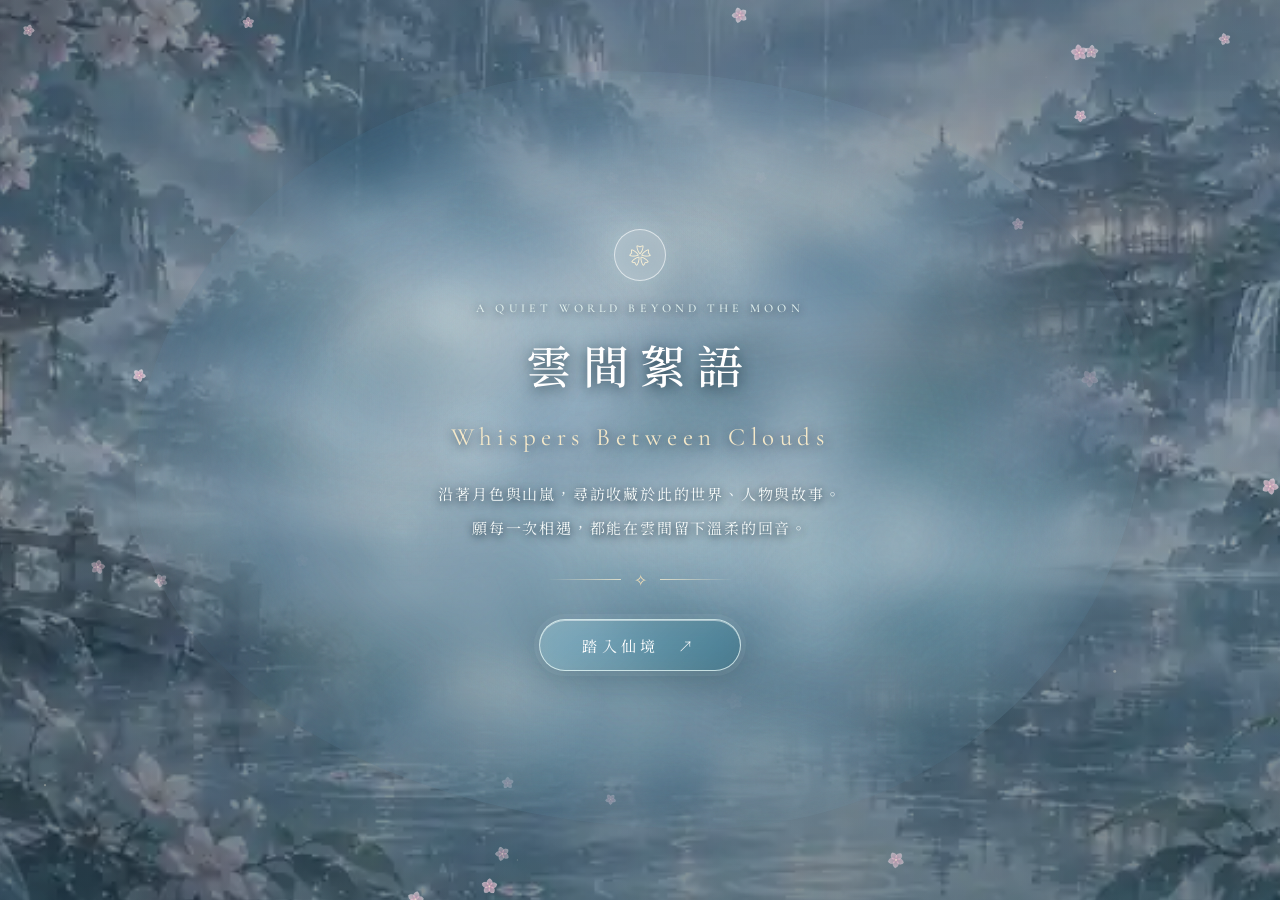
<file: index.html>
<!doctype html>
<html lang="zh-Hant">
<head>
  <meta charset="UTF-8">
  <meta name="viewport" content="width=device-width, initial-scale=1">
  <meta http-equiv="refresh" content="0; url=/moonlit/?v=20261124-1">
  <link rel="canonical" href="https://21995580.github.io/moonlit/">
  <title>月相地圖 Moonlit Atlas</title>
  <script>location.replace('/moonlit/?v=20261124-1');</script>
</head>
<body>
  <p>正在前往 <a href="/moonlit/?v=20261124-1">月相地圖</a>……</p>
</body>
</html>
</file>
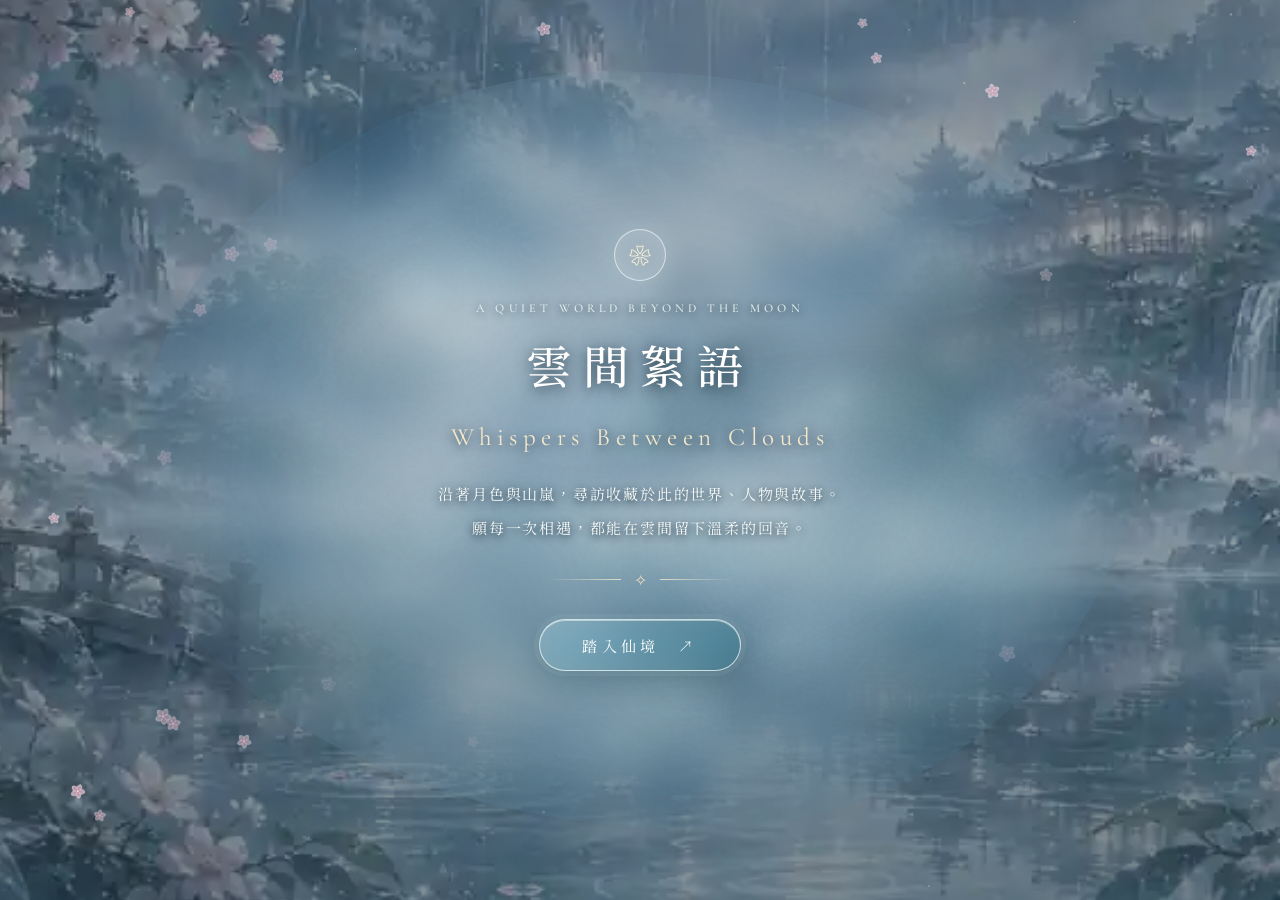
<file: moonlit/index.html>
<!doctype html>
<html lang="zh-Hant">
<head>
<meta charset="UTF-8">
<meta name="viewport" content="width=device-width, initial-scale=1, viewport-fit=cover">
<meta name="theme-color" content="#173e50">
<title>雲間絮語｜月相地圖</title>
<link rel="preconnect" href="https://fonts.googleapis.com">
<link rel="preconnect" href="https://fonts.gstatic.com" crossorigin>
<link href="https://fonts.googleapis.com/css2?family=Cormorant+Garamond:wght@300;400;500;600&family=Noto+Serif+TC:wght@400;500;600&display=swap" rel="stylesheet">
<style>
:root{
  --paper:#f8ffff;--gold:#f0dfbd;--serif:'Noto Serif TC','Songti TC','PMingLiU',serif;
  --latin:'Cormorant Garamond',Georgia,serif;
}
*{box-sizing:border-box;-webkit-user-select:none;user-select:none;-webkit-user-drag:none}
html,body{width:100%;height:100%;margin:0}
body{font-family:var(--serif);color:var(--paper);overflow:hidden;background:#183e50}
button,a{font:inherit}
button:focus-visible,a:focus-visible{outline:2px solid #fff4d6;outline-offset:4px}
.scene{position:fixed;inset:0;z-index:0;overflow:hidden;background:#254c5a}
.scene-image{position:absolute;inset:0;width:100%;height:100%;object-fit:cover;object-position:center 54%;transform:scale(1.025);filter:saturate(.9) brightness(.82)}
.scene-shade{position:absolute;inset:0;background:linear-gradient(180deg,rgba(9,34,48,.26),rgba(10,45,57,.10) 45%,rgba(8,33,47,.36)),linear-gradient(90deg,rgba(8,35,47,.20),transparent 45%,rgba(8,35,47,.17))}
#petalFX,#waterFX{position:fixed;inset:0;width:100%;height:100%;pointer-events:none}
#petalFX{z-index:1}
#waterFX{z-index:2;opacity:.92;transition:opacity .9s ease}
body.in-site #waterFX{opacity:0}
.site-header{position:fixed;top:0;left:0;right:0;z-index:4;display:flex;align-items:center;padding:24px clamp(22px,5vw,62px);opacity:0;visibility:hidden;transform:translateY(-12px);transition:opacity .65s,transform .65s,visibility .65s;pointer-events:none}
.site-header.is-visible{opacity:1;visibility:visible;transform:translateY(0)}
.logo{display:flex;align-items:center;gap:12px;color:white;text-decoration:none;text-shadow:0 2px 12px rgba(4,25,37,.8);pointer-events:auto}
.logo-mark{width:43px;height:43px;display:grid;place-items:center;border:1px solid rgba(255,255,255,.62);border-radius:50%;font-size:20px;background:rgba(226,249,244,.10);-webkit-backdrop-filter:blur(12px);backdrop-filter:blur(12px)}
.logo b{display:block;font-size:23px;font-weight:500;letter-spacing:.16em}
.logo small{display:block;margin-top:2px;font:500 10px var(--latin);letter-spacing:.28em;color:#f1e6cd}
.welcome{position:fixed;inset:0;z-index:5;display:grid;place-items:center;padding:28px 22px;opacity:1;visibility:visible;transition:opacity .8s ease,visibility .8s}
.welcome.is-leaving{opacity:0;visibility:hidden;pointer-events:none}
.welcome.is-drawing,.welcome.is-drawing *{-webkit-user-select:none!important;user-select:none!important;-webkit-user-drag:none!important}
.welcome-card{position:relative;width:min(720px,92vw);padding:clamp(44px,7vw,76px) clamp(26px,6vw,72px);text-align:center;isolation:isolate}
.mist-surface{position:absolute;z-index:-1;inset:-82px -145px;border-radius:48% 52% 44% 56% / 54% 44% 56% 46%;
  background:radial-gradient(ellipse at 50% 48%,rgba(223,247,246,.21) 0%,rgba(203,235,235,.14) 43%,rgba(195,232,233,.08) 61%,transparent 79%);
  -webkit-backdrop-filter:blur(23px) saturate(142%);backdrop-filter:blur(23px) saturate(142%);
  -webkit-mask-image:radial-gradient(ellipse at center,#000 42%,rgba(0,0,0,.88) 56%,rgba(0,0,0,.34) 72%,transparent 84%);
  mask-image:radial-gradient(ellipse at center,#000 42%,rgba(0,0,0,.88) 56%,rgba(0,0,0,.34) 72%,transparent 84%);
  filter:drop-shadow(0 0 28px rgba(216,248,245,.12));pointer-events:none;overflow:visible}
.mist-surface:before,.mist-surface:after{content:"";position:absolute;inset:3% 4%;border-radius:inherit;pointer-events:none}
.mist-surface:before{background:radial-gradient(ellipse at 26% 35%,rgba(245,255,253,.18),transparent 34%),radial-gradient(ellipse at 76% 64%,rgba(203,237,237,.16),transparent 38%);filter:blur(20px)}
.mist-surface:after{inset:0;opacity:.075;mix-blend-mode:screen;background-image:url("data:image/svg+xml,%3Csvg viewBox='0 0 180 180' xmlns='http://www.w3.org/2000/svg'%3E%3Cfilter id='n'%3E%3CfeTurbulence type='fractalNoise' baseFrequency='.8' numOctaves='2' stitchTiles='stitch'/%3E%3C/filter%3E%3Crect width='100%25' height='100%25' filter='url(%23n)' opacity='.55'/%3E%3C/svg%3E")}
#mistFX{position:absolute;inset:0;width:100%;height:100%;pointer-events:none}
.welcome-content{position:relative;z-index:2}
.kicker{font:500 12px var(--latin);letter-spacing:.34em;color:#e4f3f0;text-shadow:0 1px 8px rgba(3,25,37,.88)}
.welcome-seal{width:52px;height:52px;margin:0 auto 20px;border:1px solid rgba(255,255,255,.62);border-radius:50%;display:grid;place-items:center;color:#fff4d6;font-size:22px;box-shadow:0 0 28px rgba(211,243,239,.20),inset 0 0 18px rgba(255,255,255,.12);background:rgba(238,255,251,.08);backdrop-filter:blur(10px)}
.welcome h1{margin:16px 0 10px;font-weight:500;letter-spacing:.24em;font-size:clamp(29px,5vw,46px);color:#fff;text-shadow:0 3px 15px rgba(3,24,37,.82)}
.welcome .latin-title{font:400 clamp(19px,3vw,25px) var(--latin);letter-spacing:.22em;color:#f4e8c9;text-shadow:0 2px 12px rgba(3,24,37,.8)}
.welcome-copy{margin:24px auto 0;max-width:490px;font-size:15px;line-height:2.25;letter-spacing:.12em;color:#f6fbfa;text-shadow:0 2px 9px rgba(2,26,39,.92)}
.welcome-rule{display:flex;align-items:center;justify-content:center;gap:13px;margin:24px 0 28px;color:#f1dfb8}
.welcome-rule:before,.welcome-rule:after{content:"";width:74px;height:1px;background:linear-gradient(90deg,transparent,rgba(247,238,209,.78))}
.welcome-rule:after{transform:rotate(180deg)}
.primary{position:relative;min-width:202px;min-height:52px;padding:12px 28px;border:1px solid rgba(232,250,247,.76);border-radius:999px;color:#fff;background:linear-gradient(135deg,rgba(219,247,241,.22),rgba(35,96,110,.34));-webkit-backdrop-filter:blur(14px) saturate(145%);backdrop-filter:blur(14px) saturate(145%);box-shadow:0 0 0 5px rgba(227,250,245,.06),0 10px 30px rgba(3,25,37,.2),inset 0 1px 0 rgba(255,255,255,.48);letter-spacing:.28em;font-size:15px;cursor:pointer;transition:transform .3s,box-shadow .3s,background .3s}
.primary:hover{transform:translateY(-3px);background:linear-gradient(135deg,rgba(236,255,250,.32),rgba(44,120,132,.44));box-shadow:0 0 0 8px rgba(227,250,245,.10),0 0 42px rgba(216,255,250,.28),0 12px 32px rgba(3,25,37,.22)}
.primary:active{transform:translateY(0) scale(.98)}
.home{position:fixed;inset:0;z-index:3;display:flex;flex-direction:column;align-items:center;justify-content:center;padding:110px 24px 68px;opacity:0;visibility:hidden;pointer-events:none;transform:scale(1.015);transition:opacity .85s,transform .85s,visibility .85s;overflow:auto}
.home.is-visible{opacity:1;visibility:visible;pointer-events:auto;transform:scale(1)}
.home-heading{text-align:center;margin:0 auto 22px;max-width:720px;text-shadow:0 2px 13px rgba(3,25,38,.9)}
.home-heading .eyebrow{font:500 12px var(--latin);letter-spacing:.34em;color:#f0e5ca}
.home-heading h2{margin:12px 0 8px;font-size:clamp(28px,4vw,42px);font-weight:500;letter-spacing:.22em;color:#fff}
.home-heading p{font-size:14px;letter-spacing:.14em;color:#f4fbf9}
.orbs{display:flex;gap:clamp(25px,6vw,82px);align-items:flex-start;justify-content:center;flex-wrap:wrap;width:min(920px,100%);margin:12px auto 0}
.orb{display:block;min-width:170px;padding:0 8px 12px;text-align:center;text-decoration:none;color:#fff;text-shadow:0 2px 12px rgba(3,26,39,.9);border-radius:24px;transition:transform .35s,filter .35s}
.orb-visual{position:relative;display:grid;place-items:center;width:clamp(154px,17vw,184px);aspect-ratio:1.09;margin:0 auto 12px;isolation:isolate;animation:orbFloat 7.2s ease-in-out infinite}
.orb:nth-child(2) .orb-visual{animation-delay:-2.4s}
.orb:nth-child(3) .orb-visual{animation-delay:-4.8s}
 .orb:first-child .orb-visual{animation:none}
.bubble{position:relative;z-index:1;width:clamp(104px,11.6vw,128px);aspect-ratio:1;border-radius:50%;display:grid;place-items:center;color:#fff;
  background:radial-gradient(circle at 28% 19%,rgba(255,255,255,.48),rgba(248,255,254,.19) 28%,rgba(225,249,246,.11) 60%,rgba(211,239,235,.07) 100%);
  border:1px solid rgba(247,255,255,.62);-webkit-backdrop-filter:blur(5px) saturate(155%);backdrop-filter:blur(5px) saturate(155%);
  box-shadow:0 0 0 5px rgba(240,255,251,.075),0 0 28px rgba(218,252,249,.22),inset 0 2px 10px rgba(255,255,255,.34),inset 0 -14px 24px rgba(12,52,70,.10);
  transition:transform .45s,box-shadow .45s,background .45s}
.bubble:before{content:"";position:absolute;left:22%;top:14%;width:25%;height:9%;border-radius:50%;background:rgba(255,255,255,.7);filter:blur(5px);transform:rotate(-24deg)}
.bubble:after{content:"";position:absolute;inset:8%;border:1px solid rgba(248,255,255,.19);border-radius:50%;box-shadow:inset 0 0 16px rgba(247,255,255,.08)}
.orb-icon{display:none;width:48%;height:48%;position:relative;z-index:2;overflow:visible;filter:drop-shadow(0 1px 8px rgba(255,255,255,.26))}
.orb-icon path,.orb-icon circle{stroke:#fff;stroke-width:1.45;stroke-linecap:round;stroke-linejoin:round;fill:none}
.orb-icon text{fill:#fff;font:400 22px Georgia,serif}
.orb-flora{position:absolute;z-index:2;width:135%;height:135%;object-fit:contain;pointer-events:none;opacity:.92;filter:drop-shadow(0 3px 9px rgba(219,248,246,.2));animation:floraDrift 18s ease-in-out infinite;transition:filter .35s,opacity .35s}
.orb:nth-child(2) .orb-flora{animation-delay:-6s}
.orb:nth-child(3) .orb-flora{animation-delay:-12s}
.orb:first-child .orb-flora{display:block;object-fit:contain;transform-origin:50% 50%;animation:none;filter:drop-shadow(0 3px 9px rgba(219,248,246,.2))}
.orb:hover{transform:translateY(-7px);filter:brightness(1.08)}
.orb:hover .bubble{transform:scale(1.055);background:radial-gradient(circle at 28% 19%,rgba(255,255,255,.56),rgba(250,255,254,.24) 28%,rgba(234,251,248,.14) 60%,rgba(218,243,239,.08) 100%);box-shadow:0 0 0 8px rgba(240,255,251,.12),0 0 44px rgba(218,252,249,.42),inset 0 2px 12px rgba(255,255,255,.43),inset 0 -14px 24px rgba(12,52,70,.08)}
.orb:hover .orb-flora{opacity:1;filter:drop-shadow(0 4px 13px rgba(226,252,248,.38))}
.orb:first-child:hover .orb-flora{animation:worldBookHover 2.2s ease-in-out infinite;filter:drop-shadow(0 4px 15px rgba(226,252,248,.52))}
.orb b{display:block;font-size:19px;font-weight:500;letter-spacing:.22em;color:#fff}
.orb span.label-en{display:block;margin-top:5px;font:500 14px var(--latin);letter-spacing:.22em;color:#f1e8d3}
.orb:focus-visible{outline:2px solid #fff4d6;outline-offset:5px}
.enter-label{display:flex;align-items:center;gap:15px;margin:30px 0 0;font-size:13px;letter-spacing:.24em;color:#fff;text-shadow:0 2px 10px rgba(0,22,35,.9)}
.enter-label:before,.enter-label:after{content:"";width:50px;height:1px;background:rgba(244,255,250,.7)}
@keyframes orbFloat{0%,100%{transform:translateY(0)}50%{transform:translateY(-7px)}}
@keyframes floraDrift{0%,100%{transform:rotate(-1deg) scale(1)}50%{transform:rotate(1.5deg) scale(1.025)}}
@keyframes worldBookHover{0%,100%{transform:scale(1) rotate(0deg)}50%{transform:scale(1.045) rotate(1deg)}}
@media(max-width:760px){
  .site-header{padding:16px 17px}
  .logo b{font-size:18px}.logo-mark{width:37px;height:37px}
  .home{justify-content:flex-start;padding:108px 18px 38px}
  .home-heading{margin-bottom:10px}.home-heading h2{font-size:29px}
  .orbs{gap:14px 10px;margin-top:16px}
  .orb{min-width:calc(33.33% - 10px);padding:0 2px 10px}
  .orb-visual{width:min(27vw,165px)}
  .bubble{width:min(20vw,112px)}
  .orb b{font-size:15px;letter-spacing:.12em}
  .orb span.label-en{font-size:12px}
  .orb-flora{width:137%;height:137%}
  .enter-label{margin-top:18px}
}
@media(max-width:420px){
  .home{padding-top:96px}
  .welcome-card{padding:36px 18px}
  .mist-surface{inset:-62px -64px}
  .welcome-copy{font-size:13px}
  .orbs{gap:14px 2px}
  .orb{min-width:31%}
  .orb-visual{width:30vw}
  .bubble{width:21vw}
  .orb b{font-size:14px}
  .orb-flora{width:145%;height:145%}
}
@media(prefers-reduced-motion:reduce){
  *,*:before,*:after{animation:none!important;scroll-behavior:auto!important;transition:none!important}
}
</style>
</head>
<body>
<div class="scene" aria-hidden="true">
  <img class="scene-image" src="assets/images/moonlit-landscape.webp?v=20261124-1" alt="">
  <div class="scene-shade"></div>
</div>
<canvas id="petalFX" aria-hidden="true"></canvas>
<canvas id="waterFX" aria-hidden="true"></canvas>

<header class="site-header" id="siteHeader">
  <a class="logo" href="index.html" aria-label="雲間絮語首頁">
    <span class="logo-mark">月</span><span><b>雲間絮語</b><small>MOONLIT ATLAS</small></span>
  </a>
</header>

<section class="welcome" id="welcome" aria-label="歡迎進入雲間絮語">
  <div class="welcome-card">
    <div class="mist-surface" id="mistSurface" aria-hidden="true"><canvas id="mistFX"></canvas></div>
    <div class="welcome-content">
      <div class="welcome-seal" aria-hidden="true">❀</div>
      <p class="kicker">A QUIET WORLD BEYOND THE MOON</p>
      <h1>雲間絮語</h1>
      <p class="latin-title">Whispers Between Clouds</p>
      <p class="welcome-copy">沿著月色與山嵐，尋訪收藏於此的世界、人物與故事。<br>願每一次相遇，都能在雲間留下溫柔的回音。</p>
      <div class="welcome-rule" aria-hidden="true">✧</div>
      <button class="primary" id="enterButton" type="button">踏入仙境　↗</button>
    </div>
  </div>
</section>

<main class="home" id="home" aria-label="網站主要入口">
  <div class="home-heading">
    <p class="eyebrow">A WORLD OF STORIES</p>
    <h2>雲間絮語</h2>
    <p>循著月色與山嵐，尋訪故事的所在</p>
  </div>
  <nav class="orbs" aria-label="主要入口">
    <a class="orb" href="works.html">
      <span class="orb-visual">
        <span class="bubble" aria-hidden="true">
          <svg class="orb-icon" viewBox="0 0 24 24" aria-hidden="true"><path d="M12 5.4C9.6 3.9 6.7 3.7 3.8 4.2v14c3-.5 5.8-.3 8.2 1.2M12 5.4c2.4-1.5 5.3-1.7 8.2-1.2v14c-3-.5-5.8-.3-8.2 1.2M12 5.4v14"/><path d="M6.7 7.5c1.2-.1 2.3.1 3.3.6M17.3 7.5c-1.2-.1-2.3.1-3.3.6"/></svg>
        </span>
        <img class="orb-flora" src="assets/images/world-book-sprite.webp?v=20261124-5" alt="" aria-hidden="true">
      </span>
      <b>世界觀</b><span class="label-en">World</span>
    </a>
    <a class="orb" href="profile.html">
      <span class="orb-visual">
        <span class="bubble" aria-hidden="true">
          <svg class="orb-icon" viewBox="0 0 24 24" aria-hidden="true"><circle cx="12" cy="8" r="3.6"/><path d="M4.7 20c.6-4.1 3.2-6.2 7.3-6.2s6.7 2.1 7.3 6.2"/></svg>
        </span>
        <img class="orb-flora" src="assets/images/blossom-orbit.webp" alt="">
      </span>
      <b>個人檔案</b><span class="label-en">Profile</span>
    </a>
    <a class="orb" href="faq.html">
      <span class="orb-visual">
        <span class="bubble" aria-hidden="true">
          <svg class="orb-icon" viewBox="0 0 24 24" aria-hidden="true"><text x="12" y="18.3" text-anchor="middle">?</text></svg>
        </span>
        <img class="orb-flora" src="assets/images/blossom-orbit.webp" alt="">
      </span>
      <b>常見問題</b><span class="label-en">FAQ</span>
    </a>
  </nav>
  <p class="enter-label">選擇一扇門，開始你的旅程</p>
</main>

<script>
(() => {
  const welcome=document.getElementById('welcome');
  const home=document.getElementById('home');
  const header=document.getElementById('siteHeader');
  const enter=document.getElementById('enterButton');
  const reduced=window.matchMedia('(prefers-reduced-motion: reduce)').matches;
  let interactionActive=true;

  function enterSite(){
    if(!interactionActive)return;
    interactionActive=false;
    welcome.classList.add('is-leaving');
    home.classList.add('is-visible');
    header.classList.add('is-visible');
    document.body.classList.add('in-site');
    if(location.hash!=='#home')history.replaceState(null,'','#home');
  }
  enter.addEventListener('click',enterSite);
  if(location.hash==='#home'||location.hash==='#homeWorld'){
    welcome.classList.add('is-leaving');
    home.classList.add('is-visible');
    header.classList.add('is-visible');
    document.body.classList.add('in-site');
    interactionActive=false;
  }

  /* 櫻花：使用有花瓣凹口與圓弧邊的輪廓，不再繪製雨滴或雨絲 */
  const petalCanvas=document.getElementById('petalFX');
  const pctx=petalCanvas.getContext('2d',{alpha:true});
  let W=0,H=0,DPR=1,petals=[],lights=[];
  const rand=(a,b)=>a+Math.random()*(b-a);
  function makePetals(){
    petals=[];
    for(let i=0;i<27;i++)petals.push({
      x:rand(0,W),y:rand(0,H),r:rand(4.8,8.2),vy:rand(.18,.55),vx:rand(-.16,.16),
      sway:rand(.22,.82),phase:rand(0,6.28),angle:rand(0,6.28),spin:rand(-.012,.012),
      alpha:rand(.34,.72),tone:rand(0,1)
    });
    lights=[];
    for(let i=0;i<18;i++)lights.push({x:rand(0,W),y:rand(0,H),r:rand(.6,1.5),phase:rand(0,6.28),speed:rand(.0004,.001)});
  }
  function resizePetals(){
    W=window.innerWidth;H=window.innerHeight;DPR=Math.min(window.devicePixelRatio||1,1.5);
    petalCanvas.width=Math.round(W*DPR);petalCanvas.height=Math.round(H*DPR);
    petalCanvas.style.width=W+'px';petalCanvas.style.height=H+'px';
    pctx.setTransform(DPR,0,0,DPR,0,0);makePetals();
  }
  function drawPetal(p){
    pctx.save();pctx.translate(p.x,p.y);pctx.rotate(p.angle);pctx.globalAlpha=p.alpha;
    for(let n=0;n<5;n++){
      pctx.save();pctx.rotate(n*Math.PI*2/5);
      const fill=pctx.createLinearGradient(0,-p.r*1.08,0,0);
      fill.addColorStop(0,p.tone>.5?'rgba(255,244,247,.96)':'rgba(255,226,237,.96)');
      fill.addColorStop(.68,'rgba(249,190,211,.86)');
      fill.addColorStop(1,'rgba(226,151,185,.58)');
      pctx.fillStyle=fill;pctx.beginPath();pctx.moveTo(0,0);
      pctx.bezierCurveTo(-p.r*.46,-p.r*.18,-p.r*.56,-p.r*.82,0,-p.r*1.08);
      pctx.bezierCurveTo(p.r*.56,-p.r*.82,p.r*.46,-p.r*.18,0,0);
      pctx.fill();pctx.strokeStyle='rgba(255,248,249,.42)';pctx.lineWidth=.45;pctx.stroke();
      pctx.restore();
    }
    pctx.fillStyle='rgba(255,244,211,.92)';pctx.beginPath();pctx.arc(0,0,p.r*.14,0,Math.PI*2);pctx.fill();
    pctx.restore();
  }
  let petalFrame=0,lastPetalFrame=0;
  function animatePetals(t){
    if(reduced)return;
    if(t-lastPetalFrame<28){petalFrame=requestAnimationFrame(animatePetals);return}
    lastPetalFrame=t;pctx.clearRect(0,0,W,H);
    for(const p of petals){
      drawPetal(p);p.y+=p.vy;p.x+=p.vx+Math.sin(t*.00055+p.phase)*p.sway*.12;p.angle+=p.spin;
      if(p.y>H+24){p.y=-rand(18,100);p.x=rand(0,W)}
    }
    for(const l of lights){
      const a=.10+.22*(.5+.5*Math.sin(t*l.speed+l.phase));
      pctx.fillStyle='rgba(255,248,226,'+a+')';pctx.beginPath();pctx.arc(l.x,l.y,l.r,0,Math.PI*2);pctx.fill();
    }
    petalFrame=requestAnimationFrame(animatePetals);
  }
  resizePetals();window.addEventListener('resize',resizePetals,{passive:true});
  if(!reduced)petalFrame=requestAnimationFrame(animatePetals);

  /* 霧面玻璃：先鋪一層柔霧，拖曳時以細筆觸擦開 */
  const mistSurface=document.getElementById('mistSurface');
  const mistCanvas=document.getElementById('mistFX');
  const mctx=mistCanvas.getContext('2d');
  let mistW=0,mistH=0,mistDpr=1;
  function seedMist(){
    const rect=mistSurface.getBoundingClientRect();mistW=rect.width;mistH=rect.height;
    mistDpr=Math.min(window.devicePixelRatio||1,1.5);
    mistCanvas.width=Math.max(1,Math.round(mistW*mistDpr));mistCanvas.height=Math.max(1,Math.round(mistH*mistDpr));
    mistCanvas.style.width=mistW+'px';mistCanvas.style.height=mistH+'px';
    mctx.setTransform(mistDpr,0,0,mistDpr,0,0);mctx.clearRect(0,0,mistW,mistH);
    for(let i=0;i<34;i++){
      const x=rand(0,mistW),y=rand(0,mistH),r=rand(34,116);
      const g=mctx.createRadialGradient(x,y,0,x,y,r);
      g.addColorStop(0,'rgba(231,249,247,'+rand(.035,.10)+')');
      g.addColorStop(.46,'rgba(219,243,242,'+rand(.025,.065)+')');
      g.addColorStop(1,'rgba(219,243,242,0)');
      mctx.fillStyle=g;mctx.beginPath();mctx.arc(x,y,r,0,Math.PI*2);mctx.fill();
    }
  }
  function clearMistLine(a,b){
    const dx=b.x-a.x,dy=b.y-a.y,d=Math.hypot(dx,dy),steps=Math.max(1,Math.ceil(d/4.5));
    mctx.save();mctx.globalCompositeOperation='destination-out';
    for(let i=0;i<=steps;i++){
      const x=a.x+dx*i/steps,y=a.y+dy*i/steps,r=6.2;
      const g=mctx.createRadialGradient(x,y,0,x,y,r);
      g.addColorStop(0,'rgba(0,0,0,.82)');g.addColorStop(.68,'rgba(0,0,0,.55)');g.addColorStop(1,'rgba(0,0,0,0)');
      mctx.fillStyle=g;mctx.beginPath();mctx.arc(x,y,r,0,Math.PI*2);mctx.fill();
    }
    mctx.restore();
  }
  seedMist();window.addEventListener('resize',seedMist,{passive:true});

  /* 手指/滑鼠推動水面：雙高度場的波動方程 + 背景像素折射，只有筆畫造成擾動，不自動生成舊式圓波紋 */
  const waterCanvas=document.getElementById('waterFX');
  const wctx=waterCanvas.getContext('2d',{alpha:true});
  const sceneImage=document.querySelector('.scene-image');
  const sourceCanvas=document.createElement('canvas'),sourceCtx=sourceCanvas.getContext('2d',{willReadFrequently:true});
  const simCanvas=document.createElement('canvas'),simCtx=simCanvas.getContext('2d');
  let simW=0,simH=0,bgData=null,outImage=null,h1=null,h2=null,waterTime=0;
  const damp=.9855,refract=5.5;
  function setupWater(){
    const ww=window.innerWidth,hh=window.innerHeight;
    const dpr=Math.min(window.devicePixelRatio||1,1.5);
    waterCanvas.width=Math.round(ww*dpr);waterCanvas.height=Math.round(hh*dpr);
    waterCanvas.style.width=ww+'px';waterCanvas.style.height=hh+'px';
    wctx.setTransform(dpr,0,0,dpr,0,0);
    simW=Math.min(320,Math.max(150,Math.round(ww/4)));
    simH=Math.max(80,Math.round(simW*hh/ww));
    sourceCanvas.width=simW;sourceCanvas.height=simH;simCanvas.width=simW;simCanvas.height=simH;
    h1=new Float32Array(simW*simH);h2=new Float32Array(simW*simH);
    if(sceneImage.complete&&sceneImage.naturalWidth){
      const scale=Math.max(ww/sceneImage.naturalWidth,hh/sceneImage.naturalHeight)*1.025;
      const sw=ww/scale,sh=hh/scale,sx=(sceneImage.naturalWidth-sw)/2,sy=(sceneImage.naturalHeight-sh)*.54;
      sourceCtx.clearRect(0,0,simW,simH);sourceCtx.filter='saturate(.9) brightness(.82)';
      sourceCtx.drawImage(sceneImage,sx,sy,sw,sh,0,0,simW,simH);sourceCtx.filter='none';
      const shade=sourceCtx.createLinearGradient(0,0,0,simH);
      shade.addColorStop(0,'rgba(9,34,48,.26)');shade.addColorStop(.45,'rgba(10,45,57,.10)');shade.addColorStop(1,'rgba(8,33,47,.36)');
      sourceCtx.fillStyle=shade;sourceCtx.fillRect(0,0,simW,simH);
      bgData=sourceCtx.getImageData(0,0,simW,simH);outImage=simCtx.createImageData(simW,simH);
    }else{bgData=null;outImage=null}
  }
  function poke(cx,cy,strength,radius){
    if(!h1)return;cx|=0;cy|=0;const r2=radius*radius,reach=Math.ceil(radius);
    for(let y=-reach;y<=reach;y++)for(let x=-reach;x<=reach;x++){
      const px=cx+x,py=cy+y;if(px<1||py<1||px>=simW-1||py>=simH-1)continue;
      const f=(x*x+y*y)/r2;if(f>1)continue;
      h1[py*simW+px]+=strength*(.5+.5*Math.cos(Math.PI*Math.sqrt(f)));
    }
  }
  function waterPoint(e){return{x:e.clientX/window.innerWidth*simW,y:e.clientY/window.innerHeight*simH}}
  function stirWater(from,to){
    const dx=to.x-from.x,dy=to.y-from.y,d=Math.hypot(dx,dy);if(d<.65)return;
    const steps=Math.min(9,Math.ceil(d/1.25)),force=Math.min(.48,.13+d*.035);
    for(let i=1;i<=steps;i++)poke(from.x+dx*i/steps,from.y+dy*i/steps,force,1.55);
  }
  function stepWater(){
    waterTime+=.0333;
    for(let y=1;y<simH-1;y++){
      let i=y*simW+1;
      for(let x=1;x<simW-1;x++,i++){
        h2[i]=((h1[i-1]+h1[i+1]+h1[i-simW]+h1[i+simW])*.5-h2[i])*damp;
      }
    }
    const swap=h1;h1=h2;h2=swap;
  }
  function renderWater(){
    if(!bgData||!outImage)return;
    const src=bgData.data,dst=outImage.data;
    for(let y=0;y<simH;y++){
      const yu=y>0?y-1:y,yd=y<simH-1?y+1:y;
      for(let x=0;x<simW;x++){
        const i=y*simW+x,xl=x>0?i-1:i,xr=x<simW-1?i+1:i;
        const gx=h1[xl]-h1[xr],gy=h1[yu*simW+x]-h1[yd*simW+x],mag=Math.abs(gx)+Math.abs(gy),di=i*4;
        if(mag<.0035){dst[di+3]=0;continue}
        let sx=Math.max(0,Math.min(simW-1,Math.round(x+gx*refract)));
        let sy=Math.max(0,Math.min(simH-1,Math.round(y+gy*refract)));
        const si=(sy*simW+sx)*4,shine=Math.max(-24,Math.min(24,gy*26));
        dst[di]=Math.max(0,Math.min(255,src[si]+shine));
        dst[di+1]=Math.max(0,Math.min(255,src[si+1]+shine));
        dst[di+2]=Math.max(0,Math.min(255,src[si+2]+shine*1.18));
        dst[di+3]=Math.max(0,Math.min(150,Math.round(mag*520)));
      }
    }
    simCtx.putImageData(outImage,0,0);wctx.clearRect(0,0,window.innerWidth,window.innerHeight);
    wctx.imageSmoothingEnabled=true;wctx.drawImage(simCanvas,0,0,window.innerWidth,window.innerHeight);
  }
  let drawing=false,lastPoint=null;
  function localMistPoint(e){const r=mistSurface.getBoundingClientRect();return{x:e.clientX-r.left,y:e.clientY-r.top}}
  welcome.addEventListener('pointerdown',e=>{
    /* 文字與按鈕只負責閱讀/點擊；只有玻璃留白區才啟動擦霧和水面筆畫 */
    if(!interactionActive||reduced||e.button!==0||e.target.closest('.welcome-content'))return;
    e.preventDefault();
    drawing=true;lastPoint=waterPoint(e);
    poke(lastPoint.x,lastPoint.y,.9,1.8);
    const m=localMistPoint(e);clearMistLine(m,m);
    try{welcome.setPointerCapture(e.pointerId)}catch(_){}
    welcome.classList.add('is-drawing');
  });
  welcome.addEventListener('pointermove',e=>{
    if(!drawing||!interactionActive)return;
    const next=waterPoint(e);stirWater(lastPoint,next);lastPoint=next;
    const m=localMistPoint(e);clearMistLine(mistLast,m);
    mistLast=m;
  });
  let mistLast={x:0,y:0};
  welcome.addEventListener('pointerdown',e=>{if(drawing)mistLast=localMistPoint(e)});
  function stopDrawing(){drawing=false;lastPoint=null;welcome.classList.remove('is-drawing')}
  welcome.addEventListener('pointerup',stopDrawing);welcome.addEventListener('pointercancel',stopDrawing);welcome.addEventListener('lostpointercapture',stopDrawing);window.addEventListener('blur',stopDrawing);
  setupWater();sceneImage.addEventListener('load',setupWater,{once:true});window.addEventListener('resize',setupWater,{passive:true});
  if(!reduced){
    let last=0,acc=0;
    function waterLoop(t){
      if(!interactionActive)return;
      requestAnimationFrame(waterLoop);
      const dt=Math.min(.05,(t-last)/1000||.016);last=t;acc+=dt;
      let n=0;while(acc>=1/30&&n<2){stepWater();acc-=1/30;n++}
      renderWater();
    }
    requestAnimationFrame(waterLoop);
  }
})();
</script>
</body>
</html>
</file>
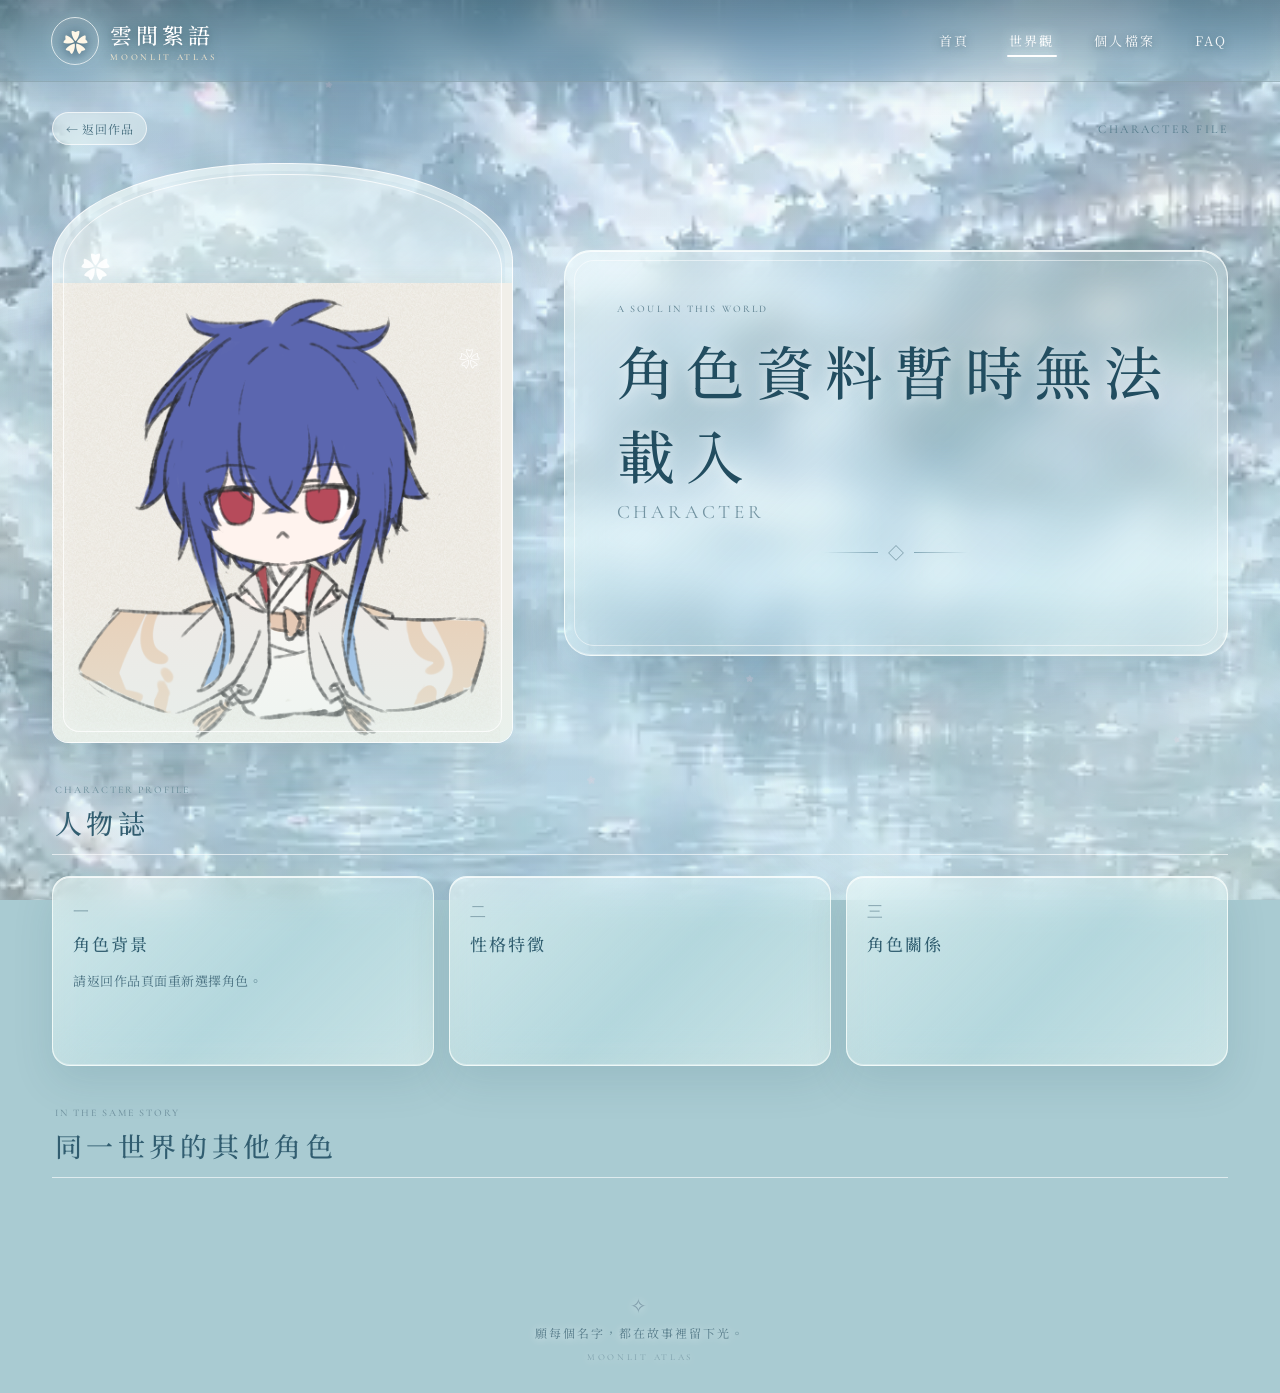
<file: moonlit/character.html>
<!doctype html>
<html lang="zh-Hant">
<head>
<meta charset="UTF-8">
<meta name="viewport" content="width=device-width, initial-scale=1, viewport-fit=cover">
<meta name="theme-color" content="#b7d4d9">
<title>角色檔案｜雲間絮語</title>
<link rel="preconnect" href="https://fonts.googleapis.com">
<link rel="preconnect" href="https://fonts.gstatic.com" crossorigin>
<link href="https://fonts.googleapis.com/css2?family=Cormorant+Garamond:wght@300;400;500;600&family=Noto+Serif+TC:wght@400;500;600&display=swap" rel="stylesheet">
<link rel="stylesheet" href="assets/css/story-pages.css?v=20261115-5">
</head>
<body class="story-page" data-page="character">
<div class="story-background" aria-hidden="true"><div class="story-background-image"></div><div class="story-background-wash"></div><div class="story-mist story-mist-one"></div><div class="story-mist story-mist-two"></div></div>
<canvas class="story-petals" aria-hidden="true"></canvas>
<header class="story-header">
  <a class="story-brand" href="index.html">
    <span class="story-brand-mark">✿</span>
    <span><b>雲間絮語</b><small>MOONLIT ATLAS</small></span>
  </a>
  <nav class="story-nav" aria-label="主要導覽">
    <a href="index.html">首頁</a><a class="active" href="works.html">世界觀</a><a href="profile.html">個人檔案</a><a href="faq.html">FAQ</a>
  </nav>
</header>

<main class="character-main">
  <div class="character-page-title"><a id="backToWork" href="works.html">← 返回作品</a><span>CHARACTER FILE</span></div>
  <section class="character-detail-hero">
    <figure class="character-portrait-frame">
      <span class="portrait-flower portrait-flower-a" aria-hidden="true">✿</span>
      <span class="portrait-flower portrait-flower-b" aria-hidden="true">❀</span>
      <img id="characterFullArt" src="images/characters/main.png" alt="角色立繪">
      <figcaption id="portraitCaption"></figcaption>
    </figure>
    <section class="character-profile-panel glass-surface">
      <p class="story-kicker">A SOUL IN THIS WORLD</p>
      <h1 id="characterName">角色姓名</h1>
      <p class="character-en" id="characterEn">CHARACTER</p>
      <div class="story-divider"><i></i><span>◇</span><i></i></div>
      <blockquote id="characterQuote"></blockquote>
      <div class="character-tag-list" id="characterTags"></div>
      <dl class="character-facts" id="characterFacts"></dl>
      <a class="character-play-link is-hidden" id="characterPlay" target="_blank" rel="noreferrer">前往角色互動　↗</a>
    </section>
  </section>

  <section class="character-info-section">
    <div class="panel-heading">
      <div><span class="panel-eyebrow">CHARACTER PROFILE</span><h2>人物誌</h2></div>
    </div>
    <div class="character-info-grid">
      <article class="character-info-card glass-surface">
        <span class="info-card-mark">一</span><h3>角色背景</h3><p id="characterBackground"></p>
      </article>
      <article class="character-info-card glass-surface">
        <span class="info-card-mark">二</span><h3>性格特徵</h3><p id="characterPersonality"></p>
      </article>
      <article class="character-info-card glass-surface">
        <span class="info-card-mark">三</span><h3>角色關係</h3><p id="characterRelationships"></p>
      </article>
    </div>
  </section>

  <section class="other-characters-section">
    <div class="panel-heading"><div><span class="panel-eyebrow">IN THE SAME STORY</span><h2>同一世界的其他角色</h2></div></div>
    <div id="otherCharacters" class="other-character-list"></div>
  </section>
</main>
<footer class="story-footer"><span>✧</span><p>願每個名字，都在故事裡留下光。</p><small>MOONLIT ATLAS</small></footer>
<script src="assets/js/character-detail.js?v=20261115-3"></script>
</body>
</html>
</file>
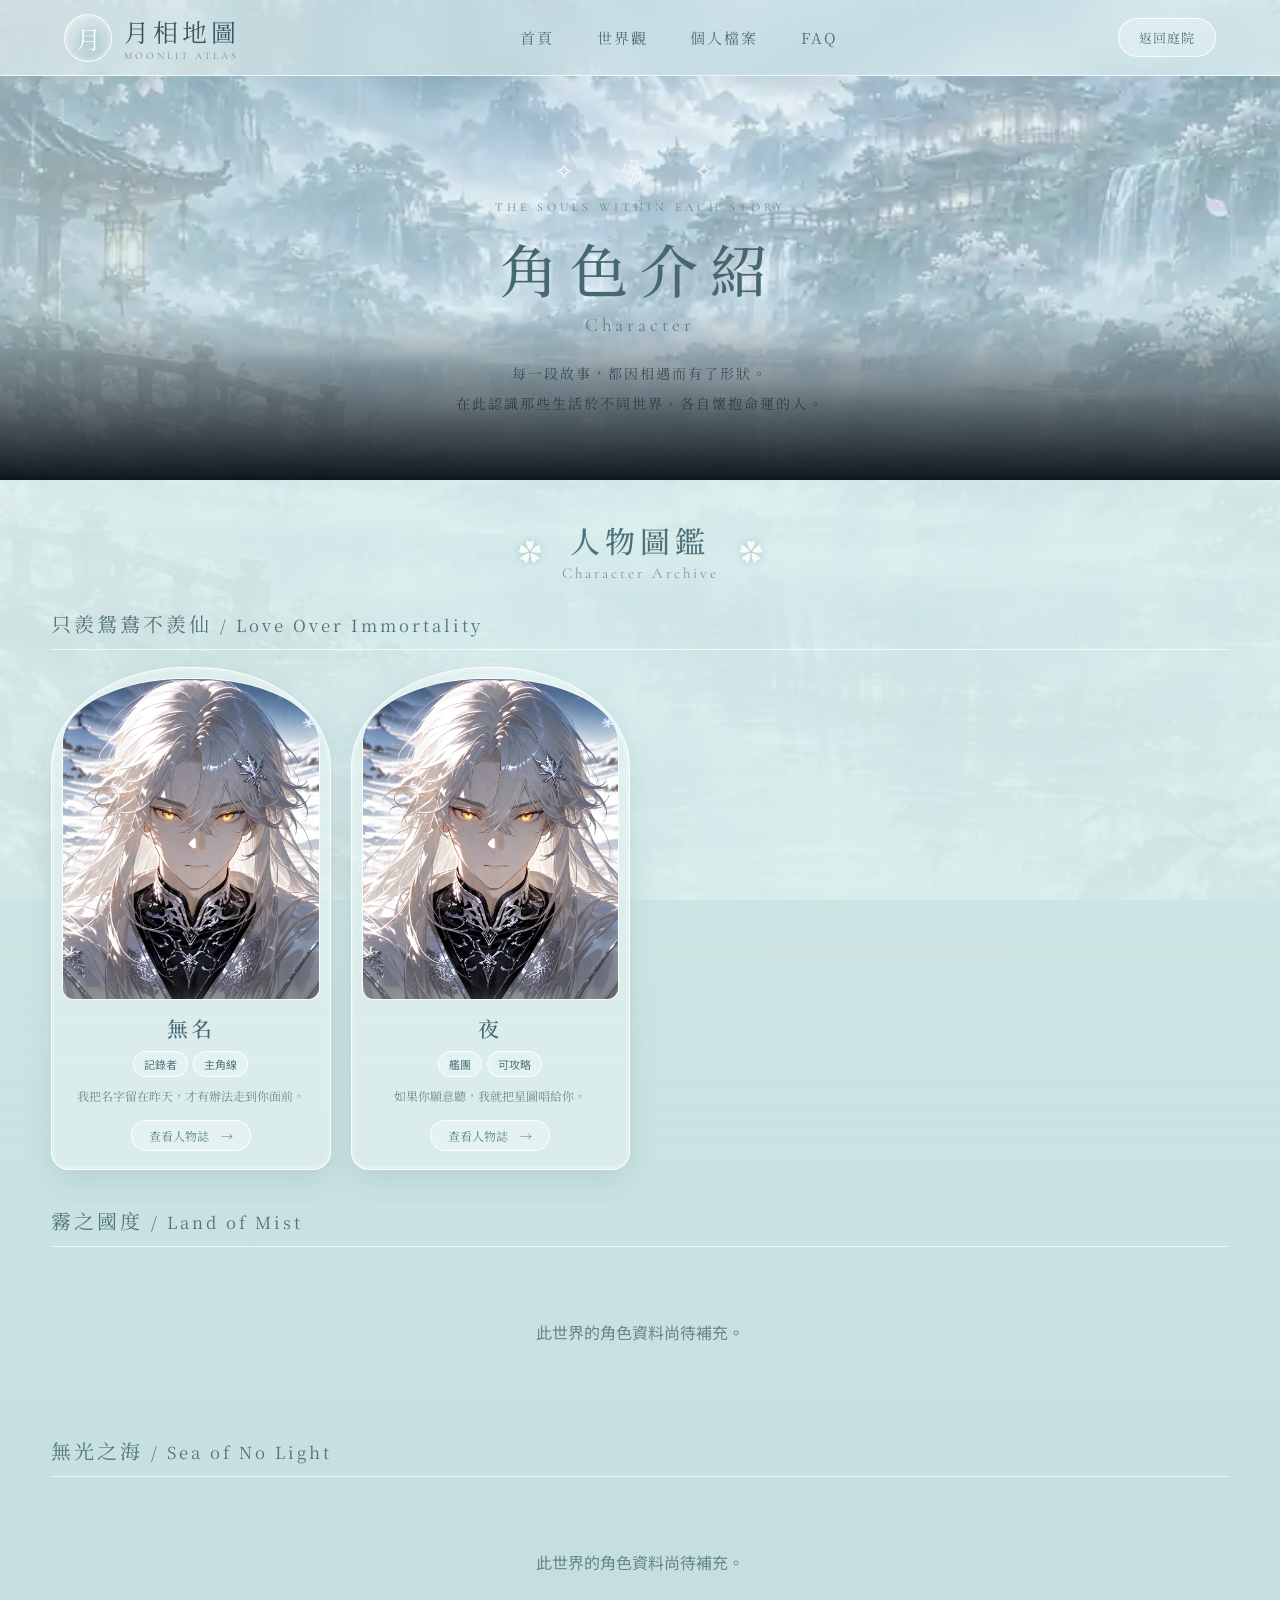
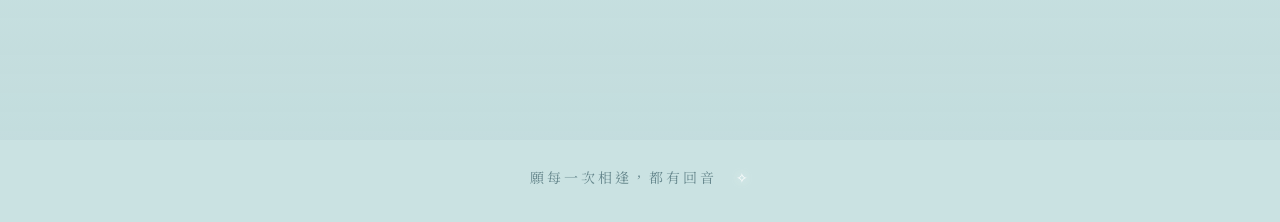
<file: moonlit/characters.html>
<!doctype html>
<html lang="zh-Hant"><head><meta charset="UTF-8"><meta name="viewport" content="width=device-width, initial-scale=1.0"><meta name="theme-color" content="#b7d7d8"><title>月相地圖｜角色介紹</title><link rel="preconnect" href="https://fonts.googleapis.com"><link rel="preconnect" href="https://fonts.gstatic.com" crossorigin><link href="https://fonts.googleapis.com/css2?family=Cormorant+Garamond:wght@300;400;500;600&family=Noto+Serif+TC:wght@400;500;600&family=Noto+Sans+TC:wght@300;400;500&display=swap" rel="stylesheet"><link rel="stylesheet" href="assets/css/theme.css?v=20261115-2"></head>
<body data-page="characters" class="atlas-page"><div class="atlas-page-backdrop"></div><header class="atlas-nav"><a class="atlas-brand" href="index.html"><span class="brand-seal">月</span><span><b>月相地圖</b><small>MOONLIT ATLAS</small></span></a><nav aria-label="主導覽"><a href="index.html">首頁</a><a href="works.html">世界觀</a><a href="profile.html">個人檔案</a><a href="faq.html">FAQ</a></nav><a class="atlas-nav-cta" href="index.html#homeWorld">返回庭院</a></header>
<main class="atlas-main"><section class="atlas-hero character-hero"><div class="hero-ornament">✧　❀　✧</div><p class="eyebrow">THE SOULS WITHIN EACH STORY</p><h1>角色介紹</h1><span class="hero-en">Character</span><p class="hero-lead">每一段故事，都因相遇而有了形狀。<br>在此認識那些生活於不同世界、各自懷抱命運的人。</p></section><section class="characters-section"><div class="section-heading"><span class="heading-flower">✿</span><div><h2>人物圖鑑</h2><p>Character Archive</p></div><span class="heading-flower">✿</span></div><div id="charactersBoard" class="atlas-character-groups"><p class="atlas-loading">正在尋找故事中的人物……</p></div></section></main><footer class="atlas-footer">願每一次相逢，都有回音 <span>✧</span></footer><script src="assets/js/main.js?v=20261115-1"></script></body></html>
</file>
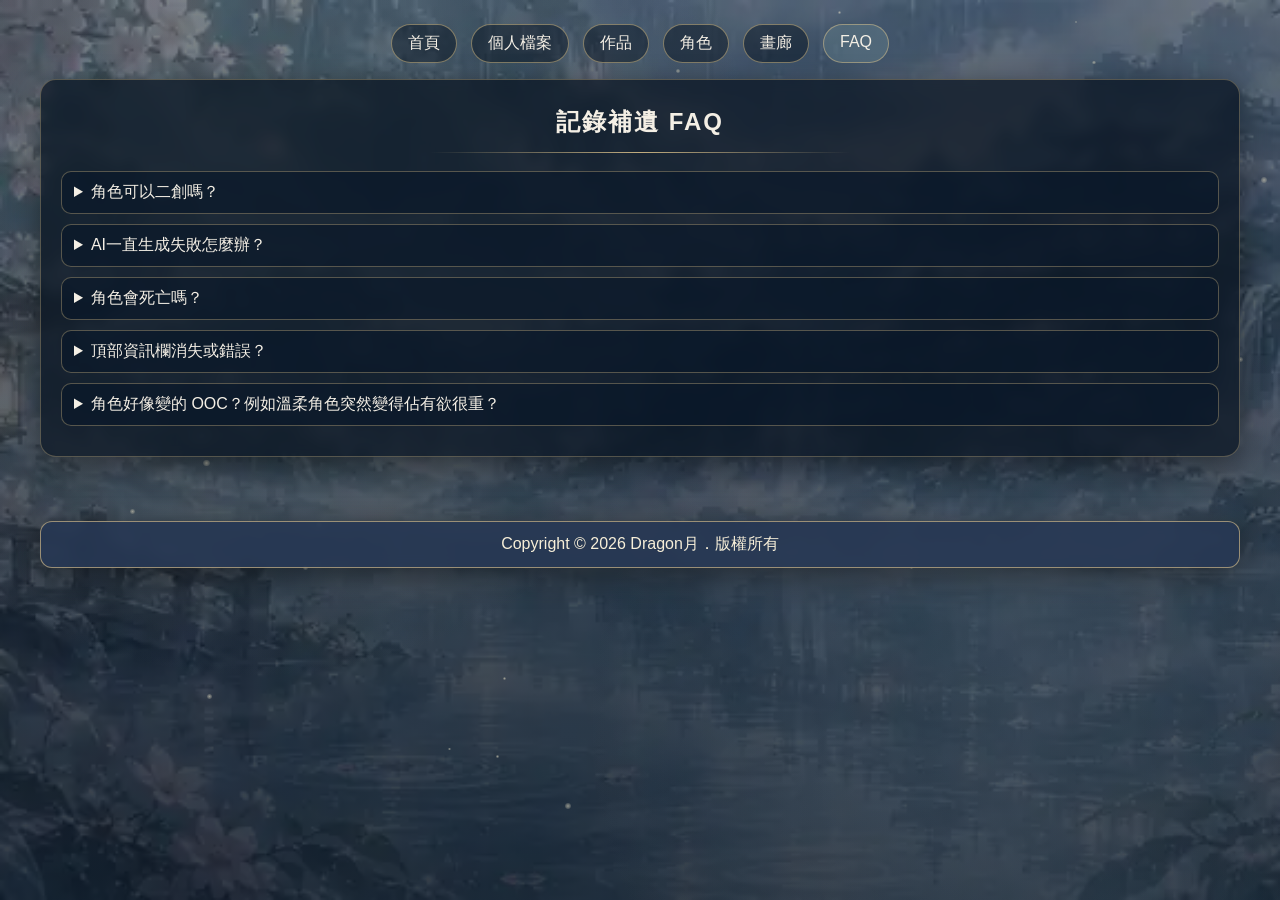
<file: moonlit/faq.html>
<!doctype html>
<html lang="zh-Hant">
<head>
  <meta charset="UTF-8">
  <meta name="viewport" content="width=device-width, initial-scale=1.0">
  <title>月相地圖 | FAQ</title>
  <link rel="stylesheet" href="assets/css/theme.css?v=20261115-2">
</head>
<body data-page="faq">
  <div class="page-bg"></div>
  <main class="site-shell">
    <nav class="top-nav">
      <a href="index.html">首頁</a>
      <a href="profile.html">個人檔案</a>
      <a href="works.html">作品</a>
      <a href="characters.html">角色</a>
      <a href="gallery.html">畫廊</a>
      <a class="active" href="faq.html">FAQ</a>
    </nav>

    <section class="panel" style="padding:20px;">
      <h1 class="hero-title">記錄補遺 FAQ</h1>
      <div class="section-divider" aria-hidden="true"></div>
      <div id="faqList" class="faq-list"></div>
    </section>
  </main>
  <footer class="site-footer panel">
    Copyright © 2026 Dragon月．版權所有
  </footer>
  <script src="assets/js/main.js"></script>
</body>
</html>
</file>
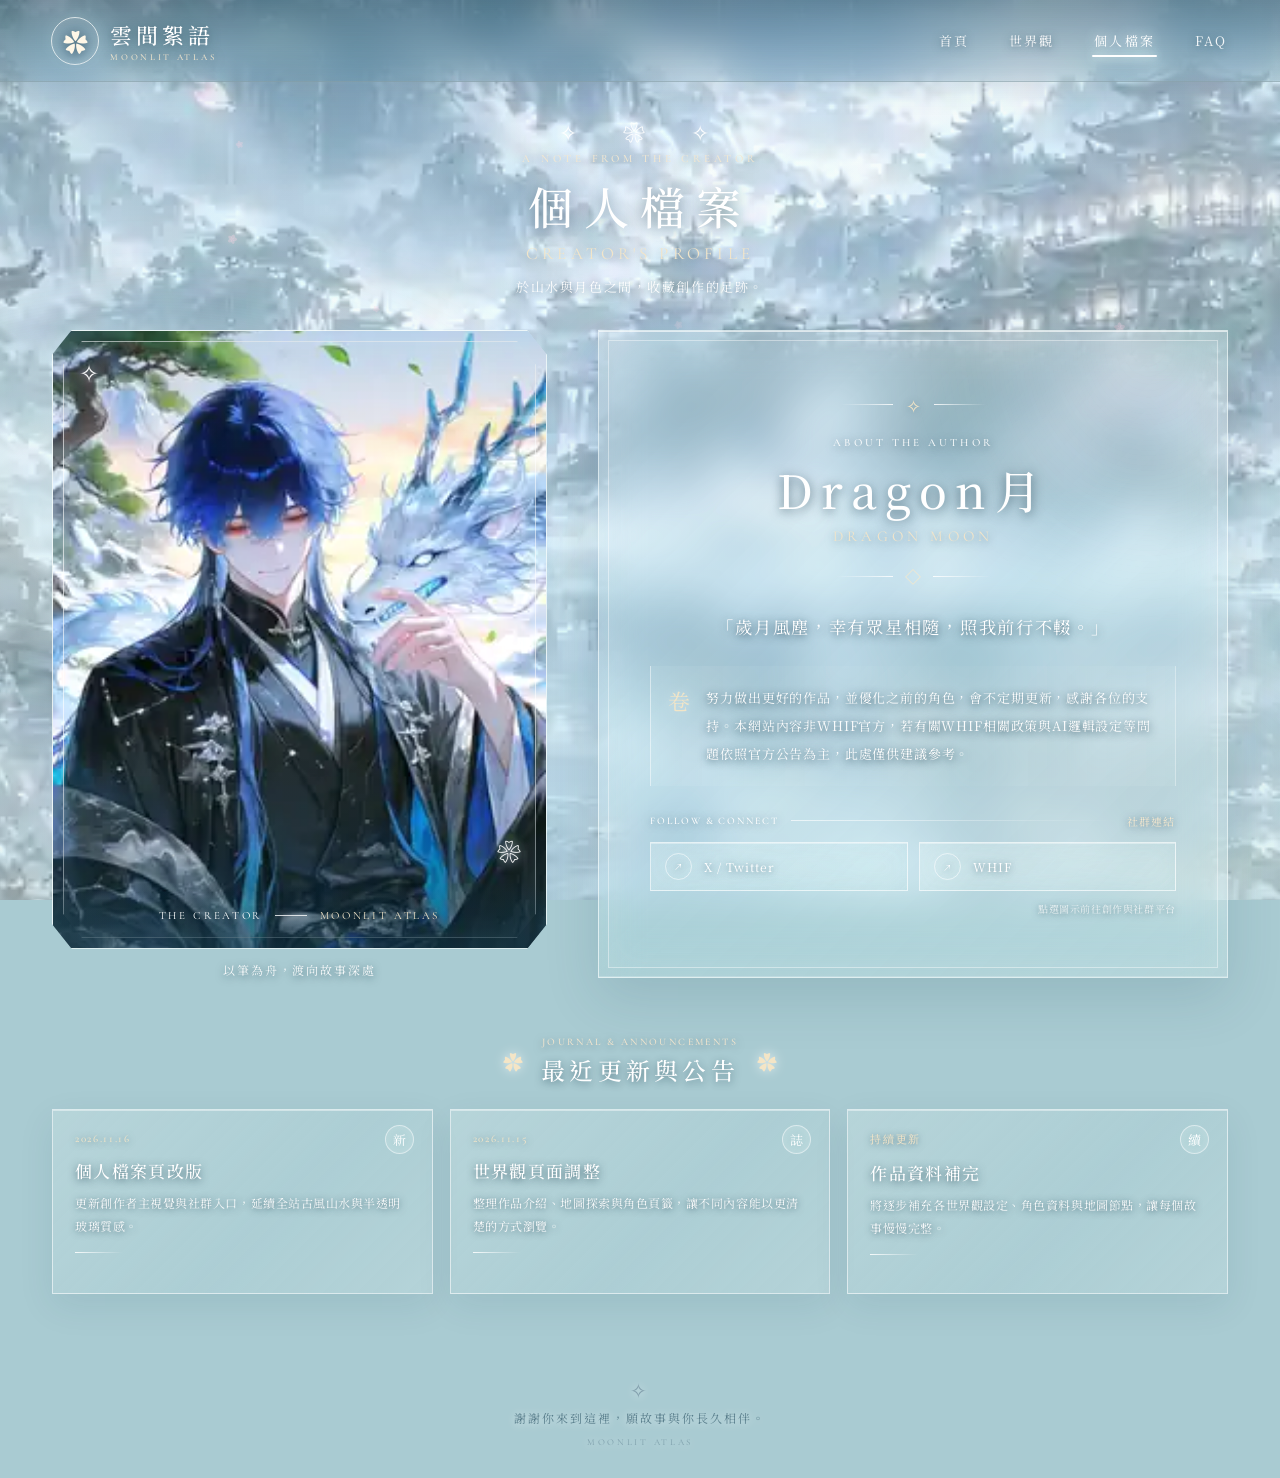
<file: moonlit/profile.html>
<!doctype html>
<html lang="zh-Hant">
<head>
<meta charset="UTF-8">
<meta name="viewport" content="width=device-width, initial-scale=1, viewport-fit=cover">
<meta name="theme-color" content="#b7d4d9">
<title>個人檔案｜雲間絮語</title>
<link rel="preconnect" href="https://fonts.googleapis.com">
<link rel="preconnect" href="https://fonts.gstatic.com" crossorigin>
<link href="https://fonts.googleapis.com/css2?family=Cormorant+Garamond:wght@300;400;500;600&family=Noto+Serif+TC:wght@400;500;600&display=swap" rel="stylesheet">
<link rel="stylesheet" href="assets/css/story-pages.css?v=20261116-1">
<link rel="stylesheet" href="assets/css/profile-page.css?v=20261116-1">
</head>
<body class="story-page profile-page" data-page="profile">
<div class="story-background" aria-hidden="true">
  <div class="story-background-image"></div>
  <div class="story-background-wash"></div>
  <div class="story-mist story-mist-one"></div>
  <div class="story-mist story-mist-two"></div>
</div>
<canvas class="story-petals" aria-hidden="true"></canvas>

<header class="story-header">
  <a class="story-brand" href="index.html">
    <span class="story-brand-mark">✿</span>
    <span><b>雲間絮語</b><small>MOONLIT ATLAS</small></span>
  </a>
  <nav class="story-nav" aria-label="主要導覽">
    <a href="index.html">首頁</a>
    <a href="works.html">世界觀</a>
    <a class="active" href="profile.html">個人檔案</a>
    <a href="faq.html">FAQ</a>
  </nav>
</header>

<main class="profile-main">
  <section class="profile-heading">
    <span class="profile-heading-ornament" aria-hidden="true">✧　❀　✧</span>
    <p class="profile-eyebrow">A NOTE FROM THE CREATOR</p>
    <h1>個人檔案</h1>
    <span class="profile-heading-en">CREATOR'S PROFILE</span>
    <p>於山水與月色之間，收藏創作的足跡。</p>
  </section>

  <section class="profile-hero" aria-label="創作者介紹">
    <figure class="profile-portrait-panel">
      <div class="profile-portrait-frame">
        <span class="profile-jade profile-jade-top" aria-hidden="true">✧</span>
        <span class="profile-jade profile-jade-bottom" aria-hidden="true">❀</span>
        <img id="profileAvatar" src="assets/images/author-avatar.webp" alt="創作者代表人物：藍髮男子與白龍" fetchpriority="high">
        <div class="profile-portrait-caption">
          <span>THE CREATOR</span>
          <i></i>
          <b>MOONLIT ATLAS</b>
        </div>
      </div>
      <figcaption class="profile-portrait-note">以筆為舟，渡向故事深處</figcaption>
    </figure>

    <article class="profile-glass-panel">
      <div class="profile-scroll-ornament" aria-hidden="true"><span></span><i>✧</i><span></span></div>
      <p class="profile-card-eyebrow">ABOUT THE AUTHOR</p>
      <h2 class="profile-name">Dragon月</h2>
      <p class="profile-name-en">DRAGON MOON</p>
      <div class="profile-divider"><i></i><span>◇</span><i></i></div>
      <blockquote id="authorQuote" class="profile-quote">「歲月風塵，幸有眾星相隨，照我前行不輟。」</blockquote>
      <div class="profile-bio-wrap">
        <span class="profile-bio-mark" aria-hidden="true">卷</span>
        <p id="authorBio" class="profile-bio">努力做出更好的作品，並優化之前的角色，會不定期更新，感謝各位的支持。本網站內容非 WHIF 官方，若有 WHIF 相關政策與 AI 邏輯設定等問題，依照官方公告為主，此處僅供建議參考。</p>
      </div>
      <div class="profile-social-heading">
        <span>FOLLOW & CONNECT</span>
        <i></i>
        <small>社群連結</small>
      </div>
      <ul class="profile-social-links" id="profileLinks" aria-label="社群連結">
        <li><a href="https://x.com/" target="_blank" rel="noreferrer">X / Twitter</a></li>
        <li><a href="https://www.whif.io/profile/Dragon" target="_blank" rel="noreferrer">WHIF</a></li>
      </ul>
      <p class="profile-link-hint">點選圖示前往創作與社群平台</p>
    </article>
  </section>

  <section class="profile-updates">
    <div class="profile-section-title">
      <span class="profile-section-flower" aria-hidden="true">✿</span>
      <div>
        <p>JOURNAL & ANNOUNCEMENTS</p>
        <h2>最近更新與公告</h2>
      </div>
      <span class="profile-section-flower" aria-hidden="true">✿</span>
    </div>
    <div class="profile-update-grid">
      <article class="profile-update-card">
        <span class="profile-update-date">2026.11.16</span>
        <span class="profile-update-seal" aria-hidden="true">新</span>
        <h3>個人檔案頁改版</h3>
        <p>更新創作者主視覺與社群入口，延續全站古風山水與半透明玻璃質感。</p>
        <span class="profile-update-line"></span>
      </article>
      <article class="profile-update-card">
        <span class="profile-update-date">2026.11.15</span>
        <span class="profile-update-seal" aria-hidden="true">誌</span>
        <h3>世界觀頁面調整</h3>
        <p>整理作品介紹、地圖探索與角色頁籤，讓不同內容能以更清楚的方式瀏覽。</p>
        <span class="profile-update-line"></span>
      </article>
      <article class="profile-update-card">
        <span class="profile-update-date">持續更新</span>
        <span class="profile-update-seal" aria-hidden="true">續</span>
        <h3>作品資料補完</h3>
        <p>將逐步補充各世界觀設定、角色資料與地圖節點，讓每個故事慢慢完整。</p>
        <span class="profile-update-line"></span>
      </article>
    </div>
  </section>
</main>

<footer class="story-footer">
  <span>✧</span>
  <p>謝謝你來到這裡，願故事與你長久相伴。</p>
  <small>MOONLIT ATLAS</small>
</footer>
<script src="assets/js/main.js?v=20261116-1"></script>
<script>
(() => {
  const canvas=document.querySelector('.story-petals');
  if(!canvas)return;
  const ctx=canvas.getContext('2d',{alpha:true});
  const reduced=matchMedia('(prefers-reduced-motion: reduce)').matches;
  let w=0,h=0,d=1,petals=[],last=0;
  const rand=(a,b)=>a+Math.random()*(b-a);
  function resize(){
    w=innerWidth;h=innerHeight;d=Math.min(devicePixelRatio||1,1.3);
    canvas.width=Math.round(w*d);canvas.height=Math.round(h*d);
    canvas.style.width=w+'px';canvas.style.height=h+'px';ctx.setTransform(d,0,0,d,0,0);
    petals=Array.from({length:15},()=>({x:rand(0,w),y:rand(0,h),s:rand(3,6),v:rand(.16,.38),dx:rand(-.14,.14),a:rand(.2,.45),r:rand(0,6),t:rand(-.01,.01),p:rand(0,6)}));
  }
  function draw(p){
    ctx.save();ctx.translate(p.x,p.y);ctx.rotate(p.r);ctx.globalAlpha=p.a;
    for(let i=0;i<5;i++){
      ctx.save();ctx.rotate(i*Math.PI*2/5);ctx.fillStyle='rgba(250,211,226,.78)';
      ctx.beginPath();ctx.moveTo(0,0);ctx.bezierCurveTo(-p.s*.45,-p.s*.2,-p.s*.5,-p.s*.8,0,-p.s);ctx.bezierCurveTo(p.s*.5,-p.s*.8,p.s*.45,-p.s*.2,0,0);ctx.fill();ctx.restore();
    }ctx.restore();
  }
  function animate(t){
    if(t-last<34){requestAnimationFrame(animate);return}
    last=t;ctx.clearRect(0,0,w,h);petals.forEach(p=>{draw(p);p.y+=p.v;p.x+=p.dx+Math.sin(t*.0006+p.p)*.08;p.r+=p.t;if(p.y>h+20){p.y=-20;p.x=rand(0,w)}});requestAnimationFrame(animate);
  }
  resize();addEventListener('resize',resize,{passive:true});if(!reduced)requestAnimationFrame(animate);
})();
</script>
</body>
</html>
</file>
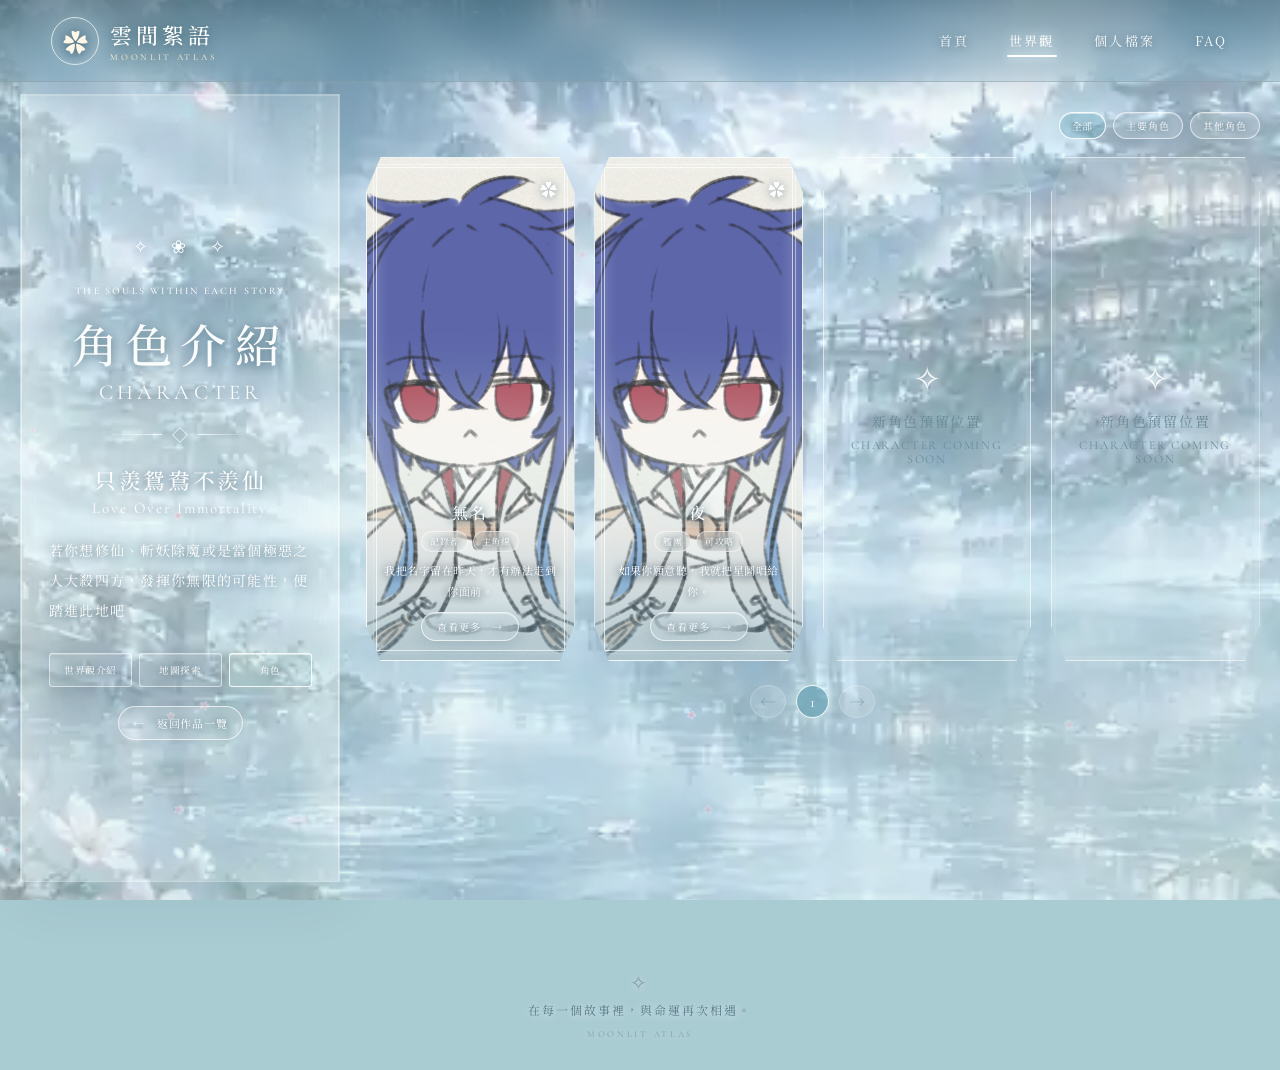
<file: moonlit/work.html>
<!doctype html>
<html lang="zh-Hant">
<head>
<meta charset="UTF-8">
<meta name="viewport" content="width=device-width, initial-scale=1, viewport-fit=cover">
<meta name="theme-color" content="#b7d4d9">
<title>角色介紹｜雲間絮語</title>
<link rel="preconnect" href="https://fonts.googleapis.com">
<link rel="preconnect" href="https://fonts.gstatic.com" crossorigin>
<link href="https://fonts.googleapis.com/css2?family=Cormorant+Garamond:wght@300;400;500;600&family=Noto+Serif+TC:wght@400;500;600&display=swap" rel="stylesheet">
<link rel="stylesheet" href="assets/css/story-pages.css?v=20261115-5">
</head>
<body class="story-page" data-page="work">
<div class="story-background" aria-hidden="true"><div class="story-background-image"></div><div class="story-background-wash"></div><div class="story-mist story-mist-one"></div><div class="story-mist story-mist-two"></div></div>
<canvas class="story-petals" aria-hidden="true"></canvas>
<header class="story-header">
  <a class="story-brand" href="index.html">
    <span class="story-brand-mark">✿</span>
    <span><b>雲間絮語</b><small>MOONLIT ATLAS</small></span>
  </a>
  <nav class="story-nav" aria-label="主要導覽">
    <a href="index.html">首頁</a><a class="active" href="works.html">世界觀</a><a href="profile.html">個人檔案</a><a href="faq.html">FAQ</a>
  </nav>
</header>

<main class="story-main">
  <div class="story-layout">
    <aside class="story-intro glass-surface">
      <div class="story-intro-copy" id="introCopy">
        <div class="story-ornament" aria-hidden="true">✧　❀　✧</div>
        <p class="story-kicker" id="introKicker">THE SOULS WITHIN EACH STORY</p>
        <h1 id="introTitle">角色介紹</h1>
        <p class="story-english" id="introEnglish">CHARACTER</p>
        <div class="story-divider"><i></i><span>◇</span><i></i></div>
        <h2 id="workTitle">作品名稱</h2>
        <p id="workSubtitle" class="story-work-en"></p>
        <p id="workDescription" class="story-description">每一段故事，都因相遇而有了形狀。</p>
      </div>
      <nav class="story-tabs" id="storyTabs" aria-label="作品內容分類">
        <button type="button" data-tab="world">世界觀介紹</button>
        <button type="button" data-tab="map">地圖探索</button>
        <button type="button" data-tab="characters" class="active" aria-current="page">角色</button>
      </nav>
      <a class="back-to-works" href="works.html">←　返回作品一覽</a>
    </aside>

    <section class="story-content" aria-label="作品內容">

      <section class="story-panel" id="panel-characters">
        <span class="panel-count" id="characterCount" hidden aria-hidden="true"></span>
        <div class="role-filters" id="roleFilters" aria-label="角色分類"></div>
        <div class="role-grid" id="roleGrid"><p class="story-loading">正在尋找故事中的人物……</p></div>
        <nav class="story-pagination" id="rolePagination" aria-label="角色分頁"></nav>
      </section>

      <section class="story-panel is-hidden" id="panel-world">
        <div class="panel-heading">
          <div><span class="panel-eyebrow">WORLD LORE</span><h2>世界觀介紹</h2></div>
        </div>
        <div class="world-intro-list" id="worldSections"></div>
      </section>

      <section class="story-panel is-hidden" id="panel-map">
        <div class="panel-heading">
          <div><span class="panel-eyebrow">WORLD MAP</span><h2>地圖探索</h2></div>
        </div>
        <div class="story-map-wrap" id="storyMapWrap"></div>
        <div class="map-location-detail" id="mapLocationDetail">選擇地圖上的標記，查看地點介紹。</div>
      </section>
    </section>
  </div>
</main>

<footer class="story-footer"><span>✧</span><p>在每一個故事裡，與命運再次相遇。</p><small>MOONLIT ATLAS</small></footer>
<script src="assets/js/work-detail.js?v=20261115-4"></script>
</body>
</html>
</file>
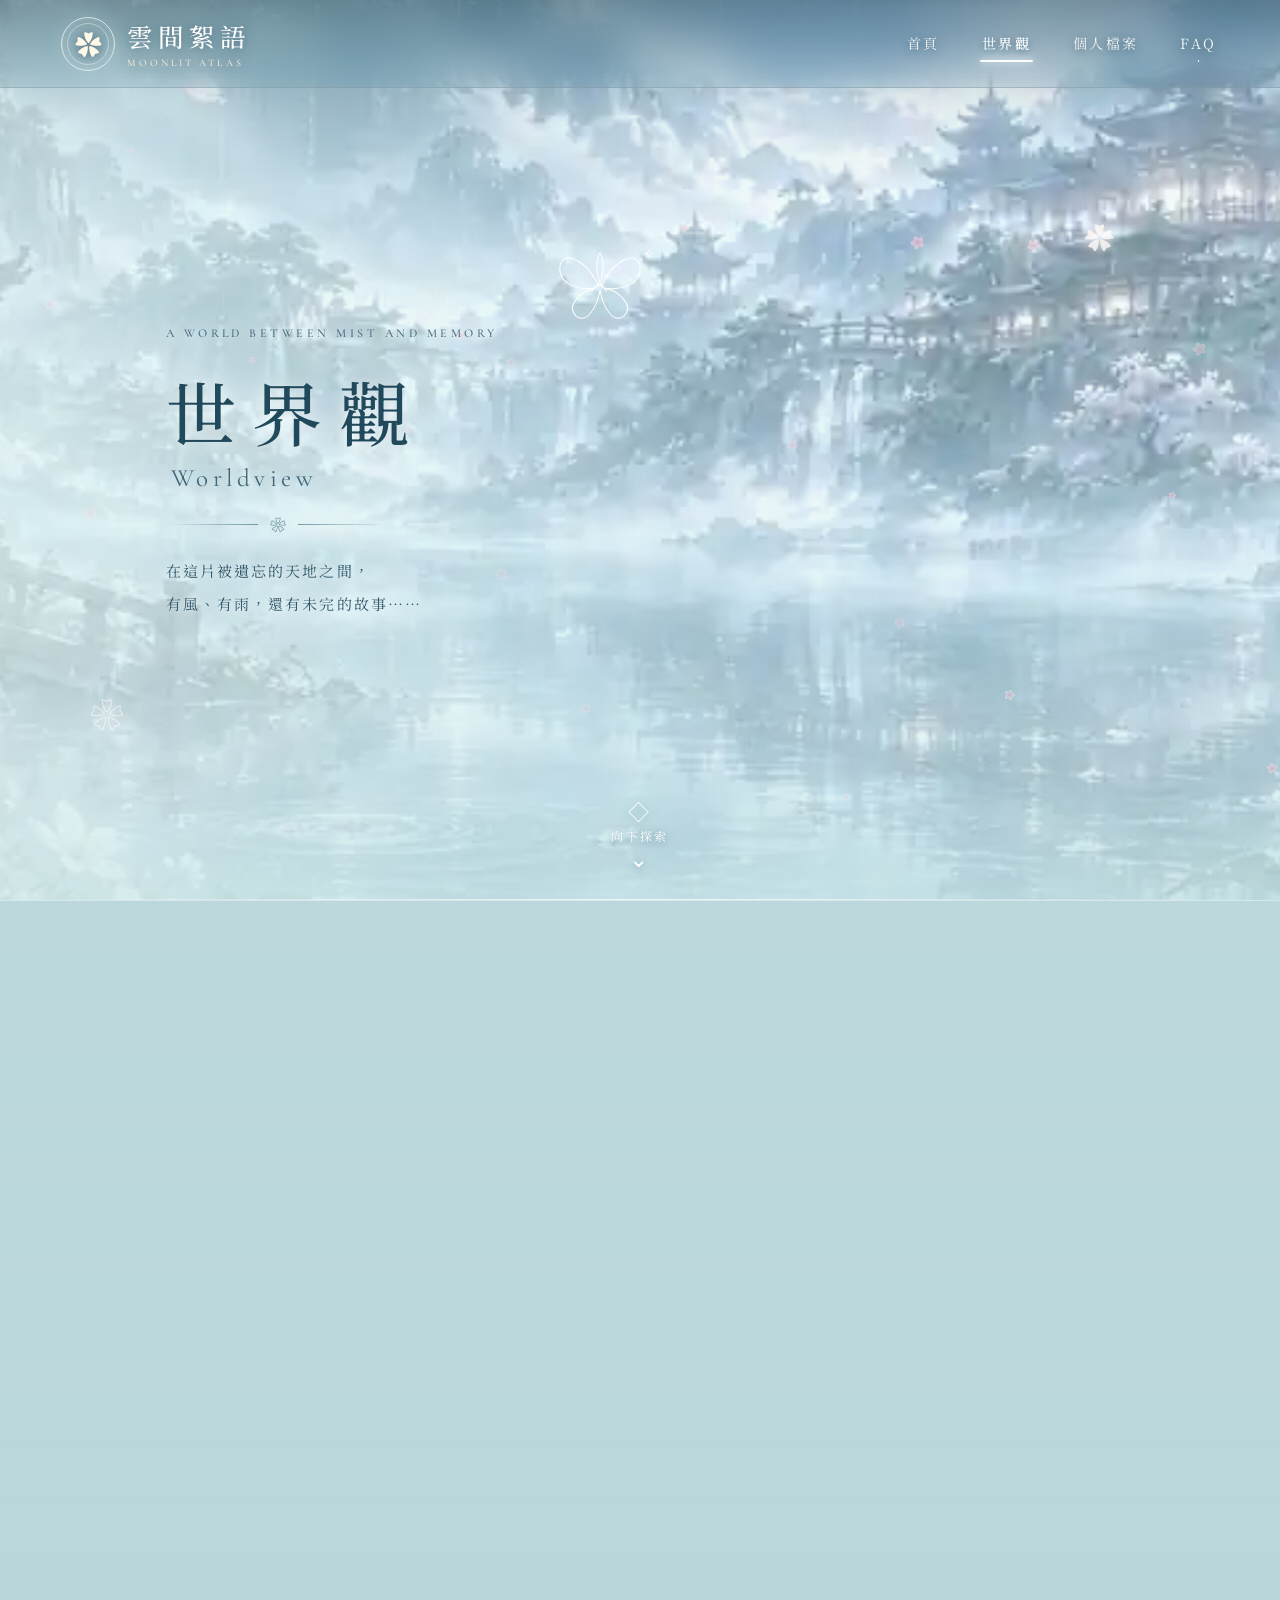
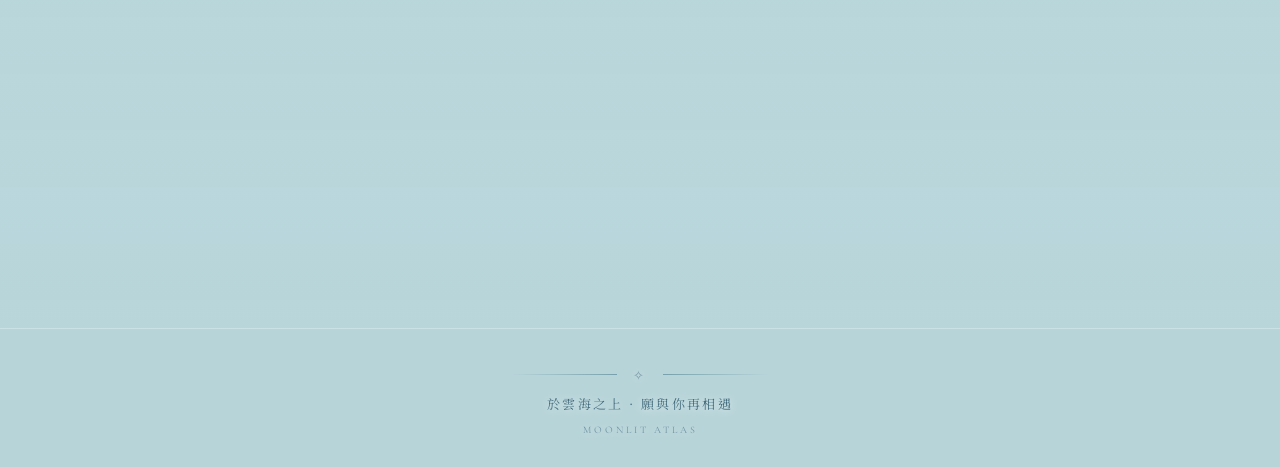
<file: moonlit/works.html>
<!doctype html>
<html lang="zh-Hant">
<head>
<meta charset="UTF-8">
<meta name="viewport" content="width=device-width, initial-scale=1, viewport-fit=cover">
<meta name="theme-color" content="#b6d5d8">
<title>世界觀｜雲間絮語</title>
<link rel="preconnect" href="https://fonts.googleapis.com">
<link rel="preconnect" href="https://fonts.gstatic.com" crossorigin>
<link href="https://fonts.googleapis.com/css2?family=Cormorant+Garamond:wght@300;400;500;600&family=Noto+Serif+TC:wght@400;500;600&family=Noto+Sans+TC:wght@300;400;500&display=swap" rel="stylesheet">
<link rel="stylesheet" href="assets/css/works-page.css?v=20261115-3">
</head>
<body class="works-page">
<div class="page-atmosphere" aria-hidden="true">
  <div class="atmosphere-image"></div>
  <div class="atmosphere-wash"></div>
  <div class="mist-bank mist-bank-a"></div>
  <div class="mist-bank mist-bank-b"></div>
</div>
<canvas id="worksPetals" aria-hidden="true"></canvas>

<header class="atlas-header">
  <a class="atlas-brand" href="index.html" aria-label="返回雲間絮語首頁">
    <span class="brand-emblem" aria-hidden="true"><span>✿</span></span>
    <span class="brand-words"><b>雲間絮語</b><small>MOONLIT ATLAS</small></span>
  </a>
  <nav class="atlas-nav" aria-label="主要導覽">
    <a href="index.html">首頁</a>
    <a class="active" href="works.html" aria-current="page">世界觀</a>
    <a href="profile.html">個人檔案</a>
    <a href="faq.html">FAQ</a>
  </nav>
</header>

<main class="atlas-main">
  <section class="world-hero" aria-labelledby="worldTitle">
    <div class="hero-ornament hero-butterfly" aria-hidden="true">
      <svg viewBox="0 0 120 100">
        <path d="M58 50C40 13 9 8 12 34c2 16 23 22 42 20C36 58 19 75 31 87c12 10 25-8 29-31 4 23 17 41 29 31 12-12-5-29-23-33 19 2 40-4 42-20 3-26-28-21-46 16Z"/>
        <path d="M60 48c-5-15-5-28 0-37m0 37c5-15 5-28 0-37m-2 38-8 8m10-8 8 8"/>
      </svg>
      <span>✧</span>
    </div>
    <div class="hero-copy">
      <p class="hero-eyebrow">A WORLD BETWEEN MIST AND MEMORY</p>
      <h1 id="worldTitle">世界觀</h1>
      <p class="hero-english">Worldview</p>
      <div class="hero-rule"><i></i><span>❀</span><i></i></div>
      <p class="hero-description">在這片被遺忘的天地之間，<br>有風、有雨，還有未完的故事……</p>
    </div>
    <div class="hero-flower hero-flower-one" aria-hidden="true">✿</div>
    <div class="hero-flower hero-flower-two" aria-hidden="true">❀</div>
    <a class="scroll-cue" href="#worksSection">
      <span class="scroll-cue-gem">◇</span>
      <span>向下探索</span>
      <span class="scroll-cue-arrow">⌄</span>
    </a>
  </section>

  <section class="works-section" id="worksSection" aria-labelledby="worksTitle">
    <div class="section-heading reveal">
      <span class="heading-branch" aria-hidden="true">⟡ ── ❀</span>
      <div class="heading-title">
        <h2 id="worksTitle">作品一覽</h2>
        <p>Our Works</p>
      </div>
      <span class="heading-branch mirror" aria-hidden="true">❀ ── ⟡</span>
    </div>
    <p class="section-lead reveal">收藏於雲海之間的故事，每一頁都通往一個不同的世界。</p>
    <div class="atlas-filter reveal" id="workFilters" aria-label="作品分類篩選"></div>
    <div class="atlas-work-grid" id="workGrid" aria-live="polite">
      <p class="atlas-loading">正在整理世界的篇章……</p>
    </div>
    <nav class="atlas-pagination reveal" id="workPagination" aria-label="作品分頁"></nav>
  </section>
</main>

<footer class="atlas-footer">
  <div class="footer-rule"><span>✧</span></div>
  <p>於雲海之上 · 願與你再相遇</p>
  <small>MOONLIT ATLAS</small>
</footer>

<script src="assets/js/works-page.js?v=20261115-1"></script>
</body>
</html>
</file>
<file: moonlit/assets/css/story-pages.css>
:root{
 --ink:#21495b;--ink2:#426d7d;--ink3:#668a98;--white:#fbffff;
 --gold:#ebd9b6;--ice:rgba(248,255,253,.82);--line:rgba(250,255,253,.72);
 --serif:"Noto Serif TC","Songti TC",serif;--latin:"Cormorant Garamond",Georgia,serif;
}
*{box-sizing:border-box}
html{scroll-behavior:smooth;scroll-padding-top:100px}
body.story-page{margin:0;min-height:100vh;overflow-x:hidden;background:#a9cbd2;color:var(--ink);font-family:var(--serif)}
a{color:inherit}
button{font:inherit}
.story-background{position:fixed;inset:0;z-index:0;overflow:hidden;pointer-events:none;background:#a9cbd2}
.story-background-image{position:absolute;inset:-5%;background-image:url("../images/moonlit-landscape.webp?v=20261115-1");background-size:cover;background-position:center 45%;filter:saturate(.94) brightness(1.03);transform:scale(1.06)}
.story-background-wash{position:absolute;inset:0;background:linear-gradient(180deg,rgba(224,243,242,.17),rgba(219,241,239,.24) 42%,rgba(204,230,231,.38) 100%),linear-gradient(90deg,rgba(207,234,234,.2),rgba(220,241,241,.03) 50%,rgba(207,234,234,.2))}
.story-mist{position:absolute;width:60vw;height:27vw;min-height:200px;border-radius:50%;filter:blur(56px);background:radial-gradient(ellipse,rgba(249,255,252,.55),rgba(222,245,244,.18) 48%,transparent 73%);animation:storyMist 32s ease-in-out infinite alternate}
.story-mist-one{left:-18%;top:35%}.story-mist-two{right:-17%;top:66%;animation-direction:alternate-reverse;animation-duration:39s;opacity:.68}
@keyframes storyMist{from{transform:translate3d(-3vw,0,0) scale(.94)}to{transform:translate3d(6vw,2vh,0) scale(1.08)}}
.story-petals{position:fixed;inset:0;width:100%;height:100%;z-index:2;pointer-events:none}
.story-header{position:fixed;z-index:40;left:0;right:0;top:0;min-height:82px;padding:12px clamp(20px,4vw,58px);display:flex;align-items:center;justify-content:space-between;gap:22px;background:linear-gradient(180deg,rgba(21,61,77,.46),rgba(30,78,91,.14));border-bottom:1px solid rgba(248,255,252,.28);backdrop-filter:blur(17px) saturate(1.22);-webkit-backdrop-filter:blur(17px) saturate(1.22);box-shadow:0 8px 30px rgba(28,67,80,.09)}
.story-brand{display:flex;align-items:center;gap:11px;text-decoration:none;color:#fff;text-shadow:0 2px 12px rgba(14,47,61,.56);flex:none}
.story-brand-mark{width:48px;height:48px;display:grid;place-items:center;border:1px solid rgba(252,255,252,.74);border-radius:50%;font-size:25px;color:#fff7e7;box-shadow:inset 0 0 14px rgba(250,255,251,.14),0 0 18px rgba(225,252,247,.12)}
.story-brand b{display:block;font-size:22px;font-weight:500;letter-spacing:.18em}
.story-brand small{display:block;margin-top:2px;font:500 9px var(--latin);letter-spacing:.3em;color:#f2e6cd}
.story-nav{display:flex;align-items:center;gap:clamp(14px,2.8vw,36px)}
.story-nav a{position:relative;padding:12px 2px;color:rgba(255,255,255,.92);text-decoration:none;font-size:13px;letter-spacing:.16em;text-shadow:0 2px 9px rgba(15,48,62,.55);transition:color .25s,text-shadow .25s}
.story-nav a:after{content:"";position:absolute;left:50%;right:50%;bottom:5px;height:2px;background:#fff;border-radius:9px;box-shadow:0 0 8px rgba(239,255,251,.95),0 0 16px rgba(210,249,242,.72);transition:left .25s,right .25s}
.story-nav a:hover,.story-nav a.active{color:#fff;text-shadow:0 0 13px rgba(238,255,252,.95)}
.story-nav a:hover:after,.story-nav a.active:after{left:0;right:0}
.glass-surface{background:linear-gradient(135deg,rgba(245,255,252,.55),rgba(224,245,243,.28) 54%,rgba(242,253,249,.48));border:1px solid rgba(250,255,253,.78);box-shadow:0 16px 42px rgba(33,83,98,.12),inset 0 1px 0 rgba(255,255,255,.76),inset 0 -1px 0 rgba(255,255,255,.32);backdrop-filter:blur(17px) saturate(1.22);-webkit-backdrop-filter:blur(17px) saturate(1.22)}
.story-main{position:relative;z-index:3;width:min(1540px,96vw);margin:0 auto;padding:112px 20px 65px}
.story-layout{display:grid;grid-template-columns:minmax(230px,290px) minmax(0,1fr);gap:clamp(20px,3vw,44px);align-items:start}
.story-intro{position:sticky;top:105px;min-height:430px;padding:clamp(24px,3vw,42px) 25px 28px;border-radius:46% 46% 18px 18px / 18% 18% 18px 18px;text-align:center;overflow:hidden}
.story-intro:before{content:"";position:absolute;inset:10px;border:1px solid rgba(255,255,255,.62);border-radius:inherit;pointer-events:none}
.story-ornament{font:18px var(--latin);color:#7899a6;letter-spacing:.16em;margin-bottom:27px}
.story-kicker{margin:0 0 13px;font:500 10px var(--latin);letter-spacing:.22em;color:#648695}
.story-intro h1{margin:0;font-size:clamp(30px,3.3vw,43px);font-weight:500;letter-spacing:.18em;color:#244e60;text-shadow:0 2px 12px rgba(255,255,255,.72)}
.story-english{margin:4px 0 0;font:400 21px var(--latin);letter-spacing:.2em;color:#5e8291}
.story-divider{display:flex;align-items:center;justify-content:center;gap:10px;margin:18px auto;color:#7899a6}
.story-divider i{width:54px;height:1px;background:linear-gradient(90deg,transparent,rgba(86,130,147,.62))}
.story-divider i:last-child{transform:rotate(180deg)}
.story-intro h2{margin:0 0 4px;font-size:19px;font-weight:500;letter-spacing:.12em;color:#2d586b}
.story-work-en{margin:0;font:400 15px var(--latin);letter-spacing:.13em;color:#628696}
.story-description{margin:18px auto 0;max-width:28em;font-size:13px;line-height:2.1;letter-spacing:.09em;color:#426a7b;text-align:left}
.back-to-works{display:inline-block;margin-top:26px;padding:8px 14px;border:1px solid rgba(105,150,163,.42);border-radius:999px;background:rgba(248,255,252,.32);font-size:11px;letter-spacing:.08em;text-decoration:none;color:#486f80;transition:all .25s}
.back-to-works:hover{background:rgba(255,255,255,.72);box-shadow:0 0 18px rgba(213,248,242,.65)}
.story-content{min-width:0}
.story-tabs{display:flex;justify-content:flex-end;align-items:center;gap:9px;flex-wrap:wrap;margin:3px 0 22px}
.story-tabs button{position:relative;padding:9px 19px;border:1px solid rgba(249,255,253,.72);border-radius:999px;background:rgba(232,249,246,.32);color:#557a8a;font-size:12px;letter-spacing:.11em;backdrop-filter:blur(12px);-webkit-backdrop-filter:blur(12px);cursor:pointer;transition:all .25s}
.story-tabs button:hover,.story-tabs button.active{color:#fff;background:linear-gradient(135deg,rgba(105,164,180,.82),rgba(119,174,185,.58));box-shadow:0 0 18px rgba(231,255,248,.64),inset 0 1px 0 rgba(255,255,255,.7)}
.story-panel{min-height:520px;animation:panelIn .55s ease both}
.story-panel.is-hidden{display:none}
@keyframes panelIn{from{opacity:0;transform:translateY(14px)}to{opacity:1;transform:translateY(0)}}
.panel-heading{display:flex;align-items:flex-end;justify-content:space-between;gap:16px;margin:8px 0 21px;padding:0 3px 12px;border-bottom:1px solid rgba(255,255,255,.62);color:#315d70}
.panel-heading h2{margin:5px 0 0;font-size:27px;font-weight:500;letter-spacing:.16em}
.panel-eyebrow{font:500 10px var(--latin);letter-spacing:.2em;color:#7294a1}
.panel-count{font:400 14px var(--latin);letter-spacing:.1em;color:#5e8190}
.role-filters{display:flex;justify-content:flex-end;gap:8px;flex-wrap:wrap;margin:0 0 18px}
.role-filters button{padding:6px 15px;border:1px solid rgba(255,255,255,.74);border-radius:999px;background:rgba(240,251,248,.34);color:#648797;font-size:11px;letter-spacing:.08em;cursor:pointer;transition:all .22s}
.role-filters button:hover,.role-filters button.active{background:rgba(111,169,184,.66);color:white;box-shadow:0 0 14px rgba(229,255,248,.55)}
.role-grid{display:grid;grid-template-columns:repeat(4,minmax(0,1fr));gap:17px;align-items:stretch}
.role-card{position:relative;display:flex;flex-direction:column;min-width:0;min-height:410px;overflow:hidden;text-align:center;text-decoration:none;color:#244e60;border-radius:48% 48% 16px 16px / 18% 18% 16px 16px;background:linear-gradient(155deg,rgba(245,255,253,.52),rgba(205,235,234,.22) 48%,rgba(245,255,251,.56));border:1px solid rgba(250,255,253,.86);box-shadow:0 10px 28px rgba(32,80,95,.13),inset 0 0 0 4px rgba(242,253,250,.24);transition:transform .4s,box-shadow .4s,border-color .4s;opacity:0;transform:translateY(18px)}
.role-card.is-visible{opacity:1;transform:translateY(0)}
.role-card:before{content:"";position:absolute;z-index:4;inset:7px;border:1px solid rgba(255,255,255,.78);border-radius:inherit;pointer-events:none;box-shadow:inset 0 0 16px rgba(245,255,252,.28)}
.role-card:after{content:"✿";position:absolute;z-index:5;right:13px;top:12px;color:rgba(255,255,255,.9);font-size:16px;text-shadow:0 0 9px rgba(255,255,255,.9);pointer-events:none}
.role-portrait{position:relative;height:235px;overflow:hidden;margin:0 9px;border-radius:46% 46% 8px 8px / 23% 23% 8px 8px;background:linear-gradient(180deg,rgba(216,241,239,.12),rgba(173,214,218,.15));border-bottom:1px solid rgba(255,255,255,.72)}
.role-portrait:before{content:"";position:absolute;z-index:2;inset:5px;border:1px solid rgba(255,255,255,.72);border-radius:inherit;box-shadow:0 0 15px rgba(226,252,249,.3),inset 0 0 18px rgba(239,255,252,.24);pointer-events:none}
.role-portrait img{width:100%;height:100%;object-fit:cover;object-position:center 24%;display:block;filter:saturate(.9);transition:transform .75s cubic-bezier(.2,.7,.2,1),filter .45s}
.role-card-body{position:relative;z-index:3;flex:1;padding:13px 12px 16px;background:linear-gradient(180deg,rgba(239,250,248,.18),rgba(231,247,245,.52) 30%,rgba(246,253,250,.65));}
.role-card h3{margin:0 0 7px;font-weight:500;font-size:18px;letter-spacing:.16em;color:#315b6d;transition:color .25s,text-shadow .25s}
.role-tags{display:flex;justify-content:center;gap:5px;flex-wrap:wrap;margin:0 0 9px}
.role-tags span{padding:3px 8px;border:1px solid rgba(255,255,255,.78);border-radius:999px;background:rgba(248,255,252,.48);color:#5b7e8b;font-size:10px;letter-spacing:.04em}
.role-card p{min-height:44px;margin:0 auto 11px;max-width:26em;font-size:11px;line-height:1.8;letter-spacing:.04em;color:#527687}
.role-more{display:inline-block;padding:6px 14px;border:1px solid rgba(103,153,167,.46);border-radius:999px;background:rgba(250,255,253,.48);font-size:10px;letter-spacing:.1em;color:#446b7b;transition:all .25s}
.role-card:hover{transform:translateY(-7px);border-color:#fff;box-shadow:0 16px 38px rgba(51,114,127,.22),0 0 22px rgba(231,255,249,.65),inset 0 0 0 4px rgba(255,255,255,.4)}
.role-card:hover .role-portrait img{transform:scale(1.055);filter:saturate(1) brightness(1.04)}
.role-card:hover h3{color:#173f53;text-shadow:0 0 13px rgba(255,255,255,.94)}
.role-card:hover .role-more{background:rgba(255,255,255,.84);box-shadow:0 0 14px rgba(216,250,244,.7)}
.role-placeholder{display:flex;align-items:center;justify-content:center;min-height:410px;padding:20px;border:1px dashed rgba(255,255,255,.78);border-radius:48% 48% 16px 16px / 18% 18% 16px 16px;background:rgba(239,250,247,.23);text-align:center;color:#698b98}
.placeholder-emblem{font-size:34px;color:rgba(255,255,255,.86);text-shadow:0 0 13px rgba(255,255,255,.9)}
.role-placeholder b{display:block;margin-top:10px;font-size:14px;font-weight:400;letter-spacing:.12em}
.role-placeholder small{display:block;margin-top:7px;font:400 12px var(--latin);letter-spacing:.15em}
.story-pagination{display:flex;justify-content:center;align-items:center;gap:10px;margin:24px auto 0}
.story-pagination button{min-width:33px;height:33px;padding:0 9px;border:1px solid transparent;border-radius:50%;background:transparent;color:#4e7484;font:400 15px var(--latin);cursor:pointer;transition:all .22s}
.story-pagination button.arrow{border-color:rgba(255,255,255,.76);background:rgba(243,253,250,.4);font-family:var(--serif);font-size:16px}
.story-pagination button:hover:not(:disabled),.story-pagination button.active{color:white;border-color:rgba(255,255,255,.9);background:rgba(104,163,181,.67);box-shadow:0 0 14px rgba(227,255,249,.64)}
.story-pagination button:disabled{opacity:.36;cursor:default}
.world-intro-list{display:grid;grid-template-columns:repeat(2,minmax(0,1fr));gap:14px}
.world-section-card{position:relative;padding:22px 20px 20px;border:1px solid rgba(255,255,255,.8);border-radius:15px;background:linear-gradient(135deg,rgba(244,255,251,.56),rgba(218,242,240,.34));box-shadow:0 8px 24px rgba(36,86,100,.1),inset 0 1px 0 rgba(255,255,255,.76);backdrop-filter:blur(14px);-webkit-backdrop-filter:blur(14px)}
.world-section-card h3{margin:0 0 10px;color:#305c6e;font-size:17px;font-weight:500;letter-spacing:.1em}
.world-section-card p{margin:0;color:#4f7382;font-size:13px;line-height:2;letter-spacing:.04em}
.story-map-wrap{position:relative;overflow:hidden;border:1px solid rgba(255,255,255,.82);border-radius:18px;background:rgba(225,244,241,.4);box-shadow:0 12px 34px rgba(36,86,100,.14)}
.story-map-image{display:block;width:100%;max-height:570px;object-fit:cover;min-height:280px}
.map-pin{position:absolute;width:18px;height:18px;padding:0;border:2px solid rgba(255,255,255,.95);border-radius:50%;background:#6ba4b4;box-shadow:0 0 0 5px rgba(235,255,250,.3),0 0 18px rgba(255,255,255,.85);transform:translate(-50%,-50%);cursor:pointer;transition:scale .2s}
.map-pin:hover,.map-pin.active{scale:1.28;background:#e9d8b5}
.map-location-detail{margin-top:13px;min-height:60px;padding:15px 18px;border:1px solid rgba(255,255,255,.76);border-radius:13px;background:rgba(238,250,247,.44);color:#466d7e;font-size:12px;line-height:1.9;backdrop-filter:blur(12px)}
.story-loading{grid-column:1/-1;text-align:center;padding:40px;color:#547a8a;letter-spacing:.12em}
.story-footer{position:relative;z-index:3;padding:25px 20px 30px;text-align:center;color:#587d8b;text-shadow:0 1px 8px rgba(255,255,255,.7);font-size:12px;letter-spacing:.17em}
.story-footer>span{font:20px var(--latin);color:#829fac}
.story-footer p{margin:5px 0}.story-footer small{font:400 9px var(--latin);letter-spacing:.3em;color:#7d9eaa}

/* Individual character detail */
.character-main{position:relative;z-index:3;width:min(1380px,95vw);margin:0 auto;padding:112px 20px 70px}
.character-page-title{display:flex;justify-content:space-between;align-items:center;margin:0 0 18px;color:#557b8b;font:400 12px var(--latin);letter-spacing:.2em}
.character-page-title a{text-decoration:none;color:#466d7e;font:12px var(--serif);letter-spacing:.06em;padding:7px 13px;border:1px solid rgba(255,255,255,.68);border-radius:999px;background:rgba(244,255,250,.36);backdrop-filter:blur(10px)}
.character-detail-hero{display:grid;grid-template-columns:minmax(300px,.82fr) minmax(0,1.18fr);gap:clamp(22px,4vw,58px);align-items:center}
.character-portrait-frame{position:relative;min-height:580px;margin:0;overflow:hidden;display:flex;align-items:flex-end;justify-content:center;border:1px solid rgba(255,255,255,.86);border-radius:48% 48% 16px 16px / 17% 17% 16px 16px;background:linear-gradient(145deg,rgba(247,255,252,.58),rgba(200,232,231,.23));box-shadow:0 18px 46px rgba(28,78,93,.17),inset 0 0 0 7px rgba(245,255,252,.24)}
.character-portrait-frame:before{content:"";position:absolute;z-index:3;inset:10px;border:1px solid rgba(255,255,255,.78);border-radius:inherit;box-shadow:inset 0 0 20px rgba(255,255,255,.24);pointer-events:none}
.character-portrait-frame:after{content:"";position:absolute;z-index:2;left:0;right:0;bottom:0;height:24%;background:linear-gradient(180deg,transparent,rgba(222,243,240,.43));pointer-events:none}
.character-portrait-frame img{position:relative;z-index:1;display:block;width:100%;max-height:760px;object-fit:contain;object-position:center bottom;filter:drop-shadow(0 6px 14px rgba(36,82,94,.15))}
.character-portrait-frame figcaption{position:absolute;z-index:4;bottom:18px;left:0;right:0;text-align:center;color:#426c7d;font-size:13px;letter-spacing:.2em;text-shadow:0 1px 7px white}
.portrait-flower{position:absolute;z-index:4;color:rgba(255,255,255,.9);font-size:29px;filter:drop-shadow(0 0 9px rgba(255,255,255,.8));pointer-events:none}
.portrait-flower-a{top:14%;left:6%}.portrait-flower-b{right:7%;top:31%;font-size:21px}
.character-profile-panel{position:relative;padding:clamp(28px,4vw,55px);border-radius:27px}
.character-profile-panel:before{content:"";position:absolute;inset:9px;border:1px solid rgba(255,255,255,.5);border-radius:20px;pointer-events:none}
.character-profile-panel h1{margin:4px 0 0;font-size:clamp(34px,5vw,58px);font-weight:500;letter-spacing:.2em;color:#224d60;text-shadow:0 2px 12px rgba(255,255,255,.65)}
.character-en{margin:4px 0 0;color:#7394a2;font:400 19px var(--latin);letter-spacing:.2em}
.character-profile-panel blockquote{margin:18px 0 15px;color:#426d7e;font-size:14px;line-height:2;letter-spacing:.1em}
.character-tag-list{display:flex;flex-wrap:wrap;gap:7px;margin:12px 0 22px}
.character-tag-list span{padding:5px 12px;border:1px solid rgba(255,255,255,.8);border-radius:999px;background:rgba(247,255,251,.44);color:#5b8090;font-size:11px}
.character-facts{display:grid;grid-template-columns:repeat(2,minmax(0,1fr));gap:10px;margin:0}
.character-fact{padding:10px 12px;border-bottom:1px solid rgba(255,255,255,.67);color:#426b7c;font-size:12px}
.character-fact dt{display:inline;color:#7898a5;margin-right:8px}
.character-fact dd{display:inline;margin:0;color:#315e70}
.character-play-link{display:inline-block;margin-top:24px;padding:9px 19px;border:1px solid rgba(255,255,255,.82);border-radius:999px;background:rgba(249,255,252,.44);color:#426e7e;font-size:12px;text-decoration:none;transition:all .25s}
.character-play-link:hover{background:rgba(255,255,255,.84);box-shadow:0 0 18px rgba(222,251,245,.7)}
.is-hidden{display:none!important}
.character-world-nav{display:flex;justify-content:center;gap:12px;flex-wrap:wrap;margin:28px 0 48px;padding:13px;border-radius:999px}
.character-world-nav a{padding:8px 16px;color:#4b7484;text-decoration:none;font-size:12px;letter-spacing:.1em;border-radius:999px;transition:all .22s}
.character-world-nav a:hover{background:rgba(255,255,255,.65);box-shadow:0 0 13px rgba(221,250,244,.65)}
.character-info-section,.other-characters-section{margin-top:32px}
.character-info-grid{display:grid;grid-template-columns:repeat(3,minmax(0,1fr));gap:15px}
.character-info-card{position:relative;min-height:190px;padding:22px 20px;border-radius:18px}
.info-card-mark{font:400 16px var(--latin);color:#88a7b1}
.character-info-card h3{margin:8px 0 12px;font-size:17px;font-weight:500;letter-spacing:.12em;color:#315e70}
.character-info-card p{margin:0;color:#4a7181;font-size:13px;line-height:2;letter-spacing:.04em}
.other-character-list{display:flex;gap:12px;flex-wrap:wrap}
.other-character-link{display:flex;align-items:center;gap:10px;padding:7px 15px 7px 7px;border:1px solid rgba(255,255,255,.75);border-radius:999px;background:rgba(241,252,249,.42);text-decoration:none;color:#416c7d;font-size:12px}
.other-character-link img{width:38px;height:38px;object-fit:cover;border-radius:50%;border:1px solid rgba(255,255,255,.9)}
.other-character-link:hover{background:rgba(255,255,255,.8);box-shadow:0 0 16px rgba(221,250,244,.7)}
@media(max-width:1050px){.story-layout{grid-template-columns:240px minmax(0,1fr);gap:20px}.role-grid{grid-template-columns:repeat(2,minmax(0,1fr))}.role-card{min-height:390px}.role-portrait{height:235px}}
@media(max-width:680px){
 html{scroll-padding-top:84px}
 .story-header{min-height:70px;padding:9px 13px;gap:8px}
 .story-brand{gap:7px}.story-brand-mark{width:36px;height:36px;font-size:19px}
 .story-brand b{font-size:16px;letter-spacing:.12em}.story-brand small{font-size:7px;letter-spacing:.18em}
 .story-nav{gap:clamp(8px,2vw,13px)}.story-nav a{font-size:10px;letter-spacing:.04em;padding:10px 0}
 .story-main{width:100%;padding:88px 13px 42px}
 .story-layout{grid-template-columns:1fr;gap:20px}
 .story-intro{position:relative;top:auto;min-height:unset;padding:22px 18px 23px;border-radius:22px}
 .story-intro:before{border-radius:16px}
 .story-ornament{margin-bottom:12px}.story-kicker{font-size:9px}
 .story-intro h1{font-size:32px}.story-description{text-align:center;margin-top:10px}
 .back-to-works{margin-top:15px}
 .story-tabs{justify-content:center;margin-bottom:17px}.story-tabs button{padding:8px 13px;font-size:11px}
 .story-panel{min-height:360px}
 .panel-heading h2{font-size:23px}.role-filters{justify-content:center}
 .role-grid{grid-template-columns:repeat(2,minmax(0,1fr));gap:11px}
 .role-card{min-height:330px}.role-portrait{height:185px;margin:0 6px}
 .role-card-body{padding:10px 8px 12px}.role-card h3{font-size:15px}.role-card p{font-size:10px;min-height:40px}
 .role-tags span{font-size:9px;padding:3px 6px}
 .world-intro-list{grid-template-columns:1fr}
 .story-map-image{min-height:240px}
 .character-main{width:100%;padding:88px 13px 42px}
 .character-page-title{font-size:10px;margin-bottom:12px}
 .character-detail-hero{grid-template-columns:1fr;gap:15px}
 .character-portrait-frame{min-height:440px;max-height:570px;width:min(440px,100%);margin:auto}
 .character-portrait-frame img{max-height:570px}
 .character-profile-panel{padding:25px 20px}
 .character-profile-panel h1{font-size:36px}
 .character-facts{grid-template-columns:1fr 1fr}
 .character-world-nav{border-radius:18px;gap:4px;margin:18px 0 35px}
 .character-world-nav a{padding:8px 11px;font-size:11px}
 .character-info-grid{grid-template-columns:1fr}
 .character-info-card{min-height:unset}
}
@media(max-width:390px){.story-nav{gap:7px}.story-nav a{font-size:9px}.story-brand b{font-size:14px}.story-brand-mark{width:32px;height:32px}}
@media(prefers-reduced-motion:reduce){*,*:before,*:after{animation:none!important;scroll-behavior:auto!important;transition:none!important}.role-card{opacity:1;transform:none}}

.role-grid.roles-enter-right .role-card{animation:roleEnterRight .55s cubic-bezier(.2,.7,.2,1) both}
.role-grid.roles-enter-left .role-card{animation:roleEnterLeft .55s cubic-bezier(.2,.7,.2,1) both}
.role-grid.roles-enter-right .role-card:nth-child(2),.role-grid.roles-enter-left .role-card:nth-child(2){animation-delay:70ms}
.role-grid.roles-enter-right .role-card:nth-child(3),.role-grid.roles-enter-left .role-card:nth-child(3){animation-delay:140ms}
.role-grid.roles-enter-right .role-card:nth-child(4),.role-grid.roles-enter-left .role-card:nth-child(4){animation-delay:210ms}
@keyframes roleEnterRight{from{opacity:0;transform:translateX(36px)}to{opacity:1;transform:translateX(0)}}
@keyframes roleEnterLeft{from{opacity:0;transform:translateX(-36px)}to{opacity:1;transform:translateX(0)}}


/* Character archive — reference-matched glass composition */
@keyframes characterIntroFromLeft{
  from{opacity:0;transform:translate3d(-38px,0,0);filter:blur(5px)}
  to{opacity:1;transform:translate3d(0,0,0);filter:blur(0)}
}
@keyframes characterIntroFromRight{
  from{opacity:0;transform:translate3d(28px,0,0);filter:blur(4px)}
  to{opacity:1;transform:translate3d(0,0,0);filter:blur(0)}
}
@keyframes roleCardFromLeft{
  from{opacity:0;transform:translate3d(34px,0,0);filter:blur(5px)}
  to{opacity:1;transform:translate3d(0,0,0);filter:blur(0)}
}
.story-main{
  width:min(1680px,99vw);
  padding:94px 14px 64px;
}
.story-layout{
  grid-template-columns:minmax(320px,clamp(320px,22vw,370px)) minmax(0,1fr);
  gap:clamp(22px,2vw,36px);
  align-items:stretch;
}
.story-intro{
  position:sticky;
  top:94px;
  height:calc(100svh - 112px);
  min-height:590px;
  display:flex;
  flex-direction:column;
  justify-content:center;
  padding:clamp(30px,4vh,52px) clamp(25px,2.15vw,36px);
  border-radius:45% 45% 24px 24px / 13% 13% 24px 24px;
  background:linear-gradient(145deg,rgba(244,255,252,.20),rgba(211,240,239,.09) 54%,rgba(246,255,251,.17));
  border:1px solid rgba(255,255,255,.58);
  box-shadow:0 15px 40px rgba(28,75,91,.10),inset 0 1px 0 rgba(255,255,255,.55),inset 0 0 36px rgba(244,255,251,.08);
  backdrop-filter:blur(22px) saturate(1.16);
  -webkit-backdrop-filter:blur(22px) saturate(1.16);
  animation:characterIntroFromLeft .95s cubic-bezier(.2,.7,.2,1) .08s both;
}
.story-intro:before{
  inset:10px;
  border-color:rgba(255,255,255,.48);
}
.story-intro .story-ornament,
.story-intro .story-kicker,
.story-intro .story-english,
.story-intro .story-divider,
.story-intro h1,
.story-intro h2,
.story-intro .story-work-en,
.story-intro .story-description{
  color:rgba(255,255,255,.96);
  text-shadow:0 2px 10px rgba(24,61,78,.56),0 0 18px rgba(22,65,84,.28);
}
.story-intro h1{font-size:clamp(34px,3.6vw,48px)}
.story-intro h2{font-size:clamp(20px,1.7vw,25px)}
.story-description{max-width:27em;font-size:14px;line-height:2.15}
.story-intro .story-divider{color:rgba(255,255,255,.9)}
.story-intro .story-divider i{background:linear-gradient(90deg,transparent,rgba(255,255,255,.8))}
.back-to-works{
  align-self:center;
  color:#fff;
  border-color:rgba(255,255,255,.68);
  background:rgba(246,255,253,.16);
  text-shadow:0 1px 7px rgba(24,61,78,.6);
  backdrop-filter:blur(12px);
  -webkit-backdrop-filter:blur(12px);
}
.back-to-works:hover{background:rgba(255,255,255,.3)}
.story-content{min-width:0}
.story-tabs{
  animation:characterIntroFromRight .78s cubic-bezier(.2,.7,.2,1) .24s both;
}
.story-tabs button{
  padding:8px 17px;
  background:rgba(231,249,247,.20);
  border-color:rgba(255,255,255,.58);
  color:rgba(255,255,255,.94);
  text-shadow:0 1px 8px rgba(25,62,78,.55);
  backdrop-filter:blur(16px) saturate(1.15);
  -webkit-backdrop-filter:blur(16px) saturate(1.15);
}
.story-tabs button:hover,.story-tabs button.active{
  background:rgba(110,170,187,.40);
  color:#fff;
}
#panel-characters{padding-top:clamp(8px,2vh,19px)}
.role-filters{
  justify-content:flex-end;
  gap:7px;
  margin:0 0 clamp(16px,2vh,23px);
  animation:characterIntroFromRight .72s cubic-bezier(.2,.7,.2,1) .43s both;
}
.role-filters button{
  padding:5px 12px;
  min-height:27px;
  border:1px solid rgba(255,255,255,.64);
  border-radius:999px;
  background:rgba(232,249,247,.16);
  color:rgba(255,255,255,.98);
  font-size:10px;
  line-height:1.2;
  letter-spacing:.09em;
  text-shadow:0 1px 7px rgba(24,59,74,.58);
  box-shadow:0 3px 12px rgba(26,70,86,.06),inset 0 1px 0 rgba(255,255,255,.24);
  backdrop-filter:blur(15px) saturate(1.12);
  -webkit-backdrop-filter:blur(15px) saturate(1.12);
}
.role-filters button:hover,.role-filters button.active{
  background:rgba(117,180,194,.42);
  color:#fff;
  border-color:rgba(255,255,255,.92);
  box-shadow:0 0 15px rgba(225,255,249,.30),inset 0 1px 0 rgba(255,255,255,.56);
}
.role-grid{
  grid-template-columns:repeat(4,minmax(0,1fr));
  gap:clamp(15px,1.55vw,25px);
  align-items:stretch;
}
.role-card{
  position:relative;
  display:block;
  width:100%;
  height:clamp(455px,56vh,540px);
  min-height:455px;
  overflow:hidden;
  border-radius:45% 45% 23px 23px / 15% 15% 22px 22px;
  background:linear-gradient(155deg,rgba(242,255,252,.15),rgba(202,236,235,.06) 52%,rgba(245,255,251,.13));
  border:1px solid rgba(255,255,255,.78);
  box-shadow:0 12px 32px rgba(23,70,87,.15),inset 0 0 0 4px rgba(242,253,250,.10);
  backdrop-filter:blur(15px) saturate(1.13);
  -webkit-backdrop-filter:blur(15px) saturate(1.13);
  opacity:0;
  transform:translateY(18px);
}
.role-card:before{
  z-index:5;
  inset:8px;
  border-color:rgba(255,255,255,.68);
  border-radius:inherit;
  box-shadow:inset 0 0 18px rgba(245,255,252,.16);
}
.role-card:after{
  z-index:6;
  top:18px;
  right:17px;
  color:rgba(255,255,255,.94);
  font-size:17px;
  text-shadow:0 1px 8px rgba(23,57,73,.5),0 0 12px rgba(255,255,255,.82);
}
.role-card.is-visible{opacity:1;transform:translateY(0)}
.role-portrait{
  position:absolute;
  z-index:1;
  inset:0;
  height:auto;
  margin:0;
  overflow:hidden;
  border:0;
  border-radius:inherit;
  background:linear-gradient(180deg,rgba(219,244,242,.04),rgba(87,137,157,.12));
}
.role-portrait:before{
  z-index:2;
  inset:7px;
  border:1px solid rgba(255,255,255,.54);
  border-radius:inherit;
  box-shadow:0 0 18px rgba(226,252,249,.2),inset 0 0 18px rgba(239,255,252,.12);
}
.role-portrait img{
  width:100%;
  height:100%;
  object-fit:cover;
  object-position:center 17%;
  display:block;
  filter:saturate(.91) contrast(1.015);
  transition:transform .85s cubic-bezier(.2,.7,.2,1),filter .45s;
}
.role-card-body{
  position:absolute;
  z-index:3;
  left:0;
  right:0;
  bottom:0;
  flex:none;
  padding:43px 13px 19px;
  background:linear-gradient(180deg,rgba(177,213,224,0) 0%,rgba(173,209,221,.30) 19%,rgba(134,177,197,.62) 100%);
  border-top:1px solid rgba(255,255,255,.22);
  backdrop-filter:blur(13px) saturate(1.16);
  -webkit-backdrop-filter:blur(13px) saturate(1.16);
}
.role-card h3{
  margin:0 0 7px;
  color:#fff;
  font-size:clamp(16px,1.22vw,19px);
  font-weight:500;
  letter-spacing:.16em;
  text-shadow:0 2px 8px rgba(13,48,67,.86),0 0 16px rgba(19,58,76,.55);
}
.role-tags{
  gap:5px;
  margin:0 0 8px;
}
.role-tags span{
  padding:3px 8px;
  border:1px solid rgba(255,255,255,.52);
  border-radius:999px;
  background:rgba(239,250,250,.16);
  color:#fff;
  font-size:9px;
  letter-spacing:.05em;
  text-shadow:0 1px 6px rgba(14,48,66,.82);
  backdrop-filter:blur(8px);
  -webkit-backdrop-filter:blur(8px);
}
.role-card p{
  min-height:38px;
  margin:0 auto 11px;
  max-width:26em;
  color:rgba(255,255,255,.98);
  font-size:11px;
  line-height:1.85;
  letter-spacing:.04em;
  text-shadow:0 1px 7px rgba(12,44,62,.92),0 0 13px rgba(17,57,77,.55);
}
.role-more{
  display:inline-block;
  padding:6px 15px;
  border:1px solid rgba(255,255,255,.68);
  border-radius:999px;
  background:rgba(242,252,251,.17);
  color:#fff;
  font-size:10px;
  letter-spacing:.1em;
  text-shadow:0 1px 7px rgba(16,49,65,.82);
  box-shadow:0 3px 12px rgba(22,66,82,.12),inset 0 1px 0 rgba(255,255,255,.35);
  backdrop-filter:blur(13px) saturate(1.2);
  -webkit-backdrop-filter:blur(13px) saturate(1.2);
  transition:background .25s,box-shadow .25s,border-color .25s;
}
.role-card:hover{
  transform:translateY(-7px);
  border-color:rgba(255,255,255,.98);
  box-shadow:0 17px 39px rgba(31,88,106,.24),0 0 20px rgba(231,255,249,.36),inset 0 0 0 4px rgba(255,255,255,.2);
}
.role-card:hover .role-portrait img{transform:scale(1.045);filter:saturate(1) brightness(1.04)}
.role-card:hover h3{color:#fff;text-shadow:0 2px 9px rgba(10,42,59,.9),0 0 17px rgba(255,255,255,.45)}
.role-card:hover .role-more{background:rgba(242,252,251,.30);border-color:rgba(255,255,255,.92);box-shadow:0 0 15px rgba(216,250,244,.36)}
.role-placeholder{
  height:clamp(455px,56vh,540px);
  min-height:455px;
  border:1px solid rgba(255,255,255,.62);
  border-radius:45% 45% 23px 23px / 15% 15% 22px 22px;
  background:linear-gradient(155deg,rgba(242,255,252,.12),rgba(202,236,235,.06) 52%,rgba(245,255,251,.11));
  box-shadow:0 12px 32px rgba(23,70,87,.10),inset 0 0 0 4px rgba(242,253,250,.08);
  backdrop-filter:blur(14px);
  -webkit-backdrop-filter:blur(14px);
}
.role-grid.roles-arrive>*{
  animation:roleCardFromLeft .76s cubic-bezier(.2,.7,.2,1) both;
}
.role-grid.roles-arrive>*:nth-child(1){animation-delay:.02s}
.role-grid.roles-arrive>*:nth-child(2){animation-delay:.16s}
.role-grid.roles-arrive>*:nth-child(3){animation-delay:.30s}
.role-grid.roles-arrive>*:nth-child(4){animation-delay:.44s}
@media(max-width:1150px){
  .story-main{width:100%;padding:92px 18px 54px}
  .story-layout{grid-template-columns:260px minmax(0,1fr);gap:20px}
  .story-intro{height:calc(100svh - 108px);min-height:540px;padding:28px 19px}
  .role-grid{grid-template-columns:repeat(2,minmax(0,1fr));gap:18px}
  .role-card,.role-placeholder{height:490px;min-height:490px}
}
@media(max-width:680px){
  .story-main{padding:88px 13px 42px}
  .story-layout{grid-template-columns:1fr;gap:20px}
  .story-intro{position:relative;top:auto;width:100%;height:auto;min-height:unset;padding:26px 20px 28px;border-radius:26px}
  .story-intro:before{border-radius:18px}
  .story-description{text-align:center;margin-top:12px}
  .role-filters{justify-content:center;gap:6px}
  .role-grid{grid-template-columns:repeat(2,minmax(0,1fr));gap:12px}
  .role-card,.role-placeholder{height:380px;min-height:380px}
  .role-card-body{padding:36px 8px 13px}
  .role-card h3{font-size:15px}
  .role-card p{font-size:10px;min-height:34px}
}
@media(max-width:390px){
  .role-grid{grid-template-columns:1fr;max-width:320px;margin-inline:auto}
  .role-card,.role-placeholder{height:440px;min-height:440px}
}
@media(prefers-reduced-motion:reduce){
  .story-intro,.story-tabs,.role-filters{animation:none!important}
  .role-grid.roles-arrive>*{animation:none!important;opacity:1!important;transform:none!important;filter:none!important}
  .role-card{opacity:1;transform:none}
}


/* Refined glass pane and portrait frames */
.story-intro{
  border-radius:0!important;clip-path:none;
  background:linear-gradient(90deg,rgba(224,245,244,.035),rgba(231,249,247,.065) 48%,rgba(224,245,244,.035));
  border:1px solid rgba(245,255,253,.22);
  box-shadow:0 18px 54px rgba(26,72,86,.075),inset 1px 0 0 rgba(255,255,255,.28),inset -1px 0 0 rgba(255,255,255,.18);
  backdrop-filter:blur(17px) saturate(1.12);-webkit-backdrop-filter:blur(17px) saturate(1.12);overflow:hidden;
}
.story-intro:before{
  content:"";position:absolute;z-index:0;inset:0;border:1px solid rgba(248,255,253,.36);border-radius:0;
  background:linear-gradient(90deg,rgba(255,255,255,.075),transparent 12%,transparent 88%,rgba(255,255,255,.055));
  box-shadow:inset 0 0 34px rgba(246,255,252,.045),inset 0 1px 0 rgba(255,255,255,.3);
  backdrop-filter:blur(18px) saturate(1.12);-webkit-backdrop-filter:blur(18px) saturate(1.12);
  -webkit-mask-image:linear-gradient(180deg,transparent 0%,#000 8%,#000 91%,transparent 100%);
  mask-image:linear-gradient(180deg,transparent 0%,#000 8%,#000 91%,transparent 100%);pointer-events:none;
}
.story-intro:after{
  content:"";position:absolute;z-index:0;inset:0;
  background:linear-gradient(180deg,rgba(255,255,255,.12),transparent 15%,transparent 84%,rgba(255,255,255,.10)),linear-gradient(90deg,rgba(219,246,244,.035),transparent 24%,transparent 76%,rgba(219,246,244,.035));
  opacity:.62;pointer-events:none;
}
.story-intro>*{position:relative;z-index:1}
@media(max-width:680px){.story-intro{border-radius:0!important}}

/* Four softly chamfered corners and subtly bowed top/bottom edges. */
.role-card,.role-placeholder{
  border-radius:0;clip-path:polygon(0 7%,1% 4%,3% 2%,6% 1%,18% 0,82% 0,94% 1%,97% 2%,99% 4%,100% 7%,100% 93%,99% 96%,97% 98%,94% 99%,82% 100%,18% 100%,6% 99%,3% 98%,1% 96%,0 93%);
}
.role-card:before{
  inset:7px;border-radius:0;
  clip-path:polygon(0 7%,1% 4%,3% 2%,6% 1%,18% 0,82% 0,94% 1%,97% 2%,99% 4%,100% 7%,100% 93%,99% 96%,97% 98%,94% 99%,82% 100%,18% 100%,6% 99%,3% 98%,1% 96%,0 93%);
}
.role-card{transform-origin:50% 100%;transition:transform .56s cubic-bezier(.2,.72,.24,1),box-shadow .48s,border-color .4s}
.role-card.is-visible{transform:translateY(0) scale(1)}
.role-card:hover{
  z-index:12;transform:translateY(0) scale(1.045,1.075);transform-origin:50% 100%;
  box-shadow:0 22px 44px rgba(31,88,106,.25),0 0 25px rgba(231,255,249,.42),inset 0 0 0 4px rgba(255,255,255,.24);
}
.role-card-body{
  border-top:0;padding-top:51px;
  background:linear-gradient(180deg,rgba(157,198,211,0) 0%,rgba(151,193,207,.055) 16%,rgba(140,184,200,.18) 38%,rgba(123,169,188,.35) 67%,rgba(103,151,176,.50) 100%);
  backdrop-filter:blur(11px) saturate(1.16);-webkit-backdrop-filter:blur(11px) saturate(1.16);
}
.role-card-body:before{
  content:"";position:absolute;z-index:0;left:-25%;right:-25%;top:-82px;height:165px;
  background:radial-gradient(ellipse at 26% 72%,rgba(237,251,250,.27) 0%,rgba(217,241,241,.13) 34%,transparent 67%),radial-gradient(ellipse at 72% 57%,rgba(236,250,249,.23) 0%,rgba(206,235,236,.12) 38%,transparent 70%),radial-gradient(ellipse at 51% 95%,rgba(225,246,244,.15),transparent 68%);
  filter:blur(24px);opacity:.95;pointer-events:none;
}
.role-card-body>*{position:relative;z-index:1}
.role-card p{text-shadow:0 2px 8px rgba(12,44,62,.9),0 0 14px rgba(17,57,77,.58)}
.role-more{box-shadow:0 4px 15px rgba(22,66,82,.15),inset 0 1px 0 rgba(255,255,255,.38)}
@media(prefers-reduced-motion:reduce){.role-card,.role-card.is-visible,.role-card:hover{transform:none;transition:none}}


/* Character / world / map navigation housed inside the left glass pane */
.story-intro{
  background:
    radial-gradient(ellipse at 50% 48%,rgba(231,249,247,.012) 0%,rgba(231,249,247,.025) 48%,rgba(231,249,247,.075) 78%,rgba(231,249,247,.12) 100%),
    linear-gradient(90deg,rgba(236,252,248,.105),transparent 18%,transparent 82%,rgba(236,252,248,.10));
  border:1px solid rgba(245,255,253,.28);
  box-shadow:0 18px 54px rgba(26,72,86,.075),inset 1px 0 0 rgba(255,255,255,.30),inset -1px 0 0 rgba(255,255,255,.22),inset 0 1px 0 rgba(255,255,255,.22);
}
.story-intro:before{
  inset:0;
  border:1px solid rgba(248,255,253,.36);
  background:linear-gradient(90deg,rgba(255,255,255,.16),transparent 14%,transparent 86%,rgba(255,255,255,.13));
  box-shadow:inset 0 0 34px rgba(246,255,252,.045),inset 0 1px 0 rgba(255,255,255,.28);
  -webkit-mask-image:linear-gradient(180deg,transparent 0%,#000 8%,#000 92%,transparent 100%);
  mask-image:linear-gradient(180deg,transparent 0%,#000 8%,#000 92%,transparent 100%);
}
.story-intro:after{
  background:
    radial-gradient(ellipse at center,transparent 34%,rgba(240,255,252,.025) 70%,rgba(240,255,252,.07) 100%),
    linear-gradient(180deg,rgba(255,255,255,.12),transparent 15%,transparent 84%,rgba(255,255,255,.10));
  opacity:.78;
}
.story-intro-copy{position:relative;z-index:1;transition:opacity .28s ease,transform .38s cubic-bezier(.2,.7,.2,1),filter .32s ease}
.story-intro-copy.is-changing{opacity:0;transform:translateY(9px);filter:blur(3px)}
.story-intro .story-tabs{
  position:relative;z-index:2;
  display:grid;grid-template-columns:repeat(3,minmax(0,1fr));
  justify-content:stretch;gap:7px;width:100%;
  margin:clamp(20px,3vh,34px) 0 14px;
  animation:characterIntroFromLeft .8s cubic-bezier(.2,.7,.2,1) .34s both;
}
.story-intro .story-tabs button{
  min-width:0;padding:9px 4px;
  border:1px solid rgba(255,255,255,.56);
  border-radius:3px;
  background:linear-gradient(135deg,rgba(238,255,250,.13),rgba(202,236,235,.055));
  color:rgba(255,255,255,.96);
  font-size:clamp(9px,.76vw,11px);letter-spacing:.055em;line-height:1.45;white-space:nowrap;
  text-shadow:0 1px 8px rgba(20,54,69,.62);
  box-shadow:inset 0 1px 0 rgba(255,255,255,.24),0 3px 12px rgba(17,54,69,.07);
  backdrop-filter:blur(13px) saturate(1.12);-webkit-backdrop-filter:blur(13px) saturate(1.12);
}
.story-intro .story-tabs button:hover,.story-intro .story-tabs button.active{
  background:linear-gradient(135deg,rgba(224,248,243,.30),rgba(112,169,182,.18));
  border-color:rgba(255,255,255,.86);color:#fff;
  box-shadow:0 0 16px rgba(225,255,249,.26),inset 0 1px 0 rgba(255,255,255,.48);
}
.story-intro .back-to-works{position:relative;z-index:2;margin-top:5px}
.story-content>.story-tabs{display:none}
.story-panel.panel-enter{animation:panelIn .72s cubic-bezier(.2,.7,.2,1) both}
.story-panel.panel-enter .world-section-card{animation:worldCardReveal .72s cubic-bezier(.2,.7,.2,1) both}
.story-panel.panel-enter .world-section-card:nth-child(2){animation-delay:90ms}
.story-panel.panel-enter .world-section-card:nth-child(3){animation-delay:180ms}
.story-panel.panel-enter .world-section-card:nth-child(4){animation-delay:270ms}
.story-panel.panel-enter .story-map-wrap{animation:worldCardReveal .85s cubic-bezier(.2,.7,.2,1) both}
.story-panel.panel-enter .map-location-detail{animation:worldCardReveal .85s cubic-bezier(.2,.7,.2,1) .15s both}
@keyframes worldCardReveal{from{opacity:0;transform:translateY(18px);filter:blur(4px)}to{opacity:1;transform:translateY(0);filter:blur(0)}}
@keyframes storyPageReveal{from{opacity:0;transform:translateY(15px);filter:blur(2px)}to{opacity:1;transform:translateY(0);filter:blur(0)}}
body.story-page[data-page=work] .story-header{animation:storyPageReveal .85s ease-out both}
body.story-page[data-page=work] .story-main{animation:storyPageReveal .9s cubic-bezier(.2,.7,.2,1) .12s both}
body.story-page[data-page=work] .story-footer{animation:storyPageReveal .9s ease-out .4s both}

/* Clean, single-layer chamfered card silhouette: avoids nested image clipping seams. */
.role-card,.role-placeholder{
  border-radius:0;
  clip-path:polygon(0 7%,7% 0,93% 0,100% 7%,100% 93%,93% 100%,7% 100%,0 93%);
  overflow:hidden;
}
.role-card:before{
  inset:9px;
  border:1px solid rgba(255,255,255,.68);
  border-radius:0;
  clip-path:none;
  box-shadow:inset 0 0 16px rgba(245,255,252,.15);
}
.role-portrait{
  inset:0;height:auto;margin:0;
  border:0;border-radius:0!important;
  clip-path:none;
  background:linear-gradient(180deg,rgba(216,241,239,.045),rgba(91,145,164,.10));
}
.role-portrait:before{inset:6px;border-radius:0;clip-path:none}
.role-portrait img{object-fit:cover;object-position:center 14%}
.role-card{transform-origin:50% 100%;translate:0 0;animation:roleCardFloat 6.4s ease-in-out infinite}
.role-card:nth-child(2){animation-delay:-1.6s}
.role-card:nth-child(3){animation-delay:-3.2s}
.role-card:nth-child(4){animation-delay:-4.8s}
@keyframes roleCardFloat{0%,100%{translate:0 0}50%{translate:0 -6px}}
.role-card:hover{
  z-index:12;
  transform:translateY(-5px) scale(1.045,1.075);
  transform-origin:50% 100%;
}
.role-card-body{
  border:0!important;
  background:linear-gradient(180deg,rgba(157,198,211,0) 0%,rgba(151,193,207,.018) 17%,rgba(140,184,200,.09) 38%,rgba(123,169,188,.27) 67%,rgba(103,151,176,.48) 100%);
  backdrop-filter:none!important;-webkit-backdrop-filter:none!important;
  overflow:visible;
}
.role-card-body:before{
  top:-132px;height:210px;left:-35%;right:-35%;
  background:
   radial-gradient(ellipse at 24% 74%,rgba(237,251,250,.25) 0%,rgba(217,241,241,.10) 36%,transparent 69%),
   radial-gradient(ellipse at 75% 59%,rgba(236,250,249,.20) 0%,rgba(206,235,236,.08) 40%,transparent 72%),
   radial-gradient(ellipse at 52% 93%,rgba(225,246,244,.16),transparent 72%);
  filter:blur(30px);opacity:.88;
  -webkit-mask-image:linear-gradient(180deg,transparent 0%,#000 48%,#000 100%);
  mask-image:linear-gradient(180deg,transparent 0%,#000 48%,#000 100%);
}
.role-card-body>*{position:relative;z-index:1}
.role-card p{border:0;text-shadow:0 2px 8px rgba(12,44,62,.9),0 0 14px rgba(17,57,77,.58)}
@media(max-width:1150px){
  .story-intro .story-tabs{margin:18px 0 12px}
}
@media(max-width:680px){
  .story-intro .story-tabs{margin:18px 0 12px;gap:5px}
  .story-intro .story-tabs button{font-size:9px;padding:8px 2px}
}
@media(prefers-reduced-motion:reduce){
  .story-intro-copy{transition:none}
  .role-card{animation:none;translate:none}
  .story-panel.panel-enter,.story-panel.panel-enter .world-section-card,.story-panel.panel-enter .story-map-wrap,.story-panel.panel-enter .map-location-detail{animation:none}
  body.story-page[data-page=work] .story-header,body.story-page[data-page=work] .story-main,body.story-page[data-page=work] .story-footer{animation:none}
}
</file>
<file: moonlit/assets/css/theme.css>
:root {
  --bg-dark: #0d1b2d;
  --bg-panel: rgba(7, 19, 33, 0.72);
  --line: rgba(224, 197, 140, 0.7);
  --text-main: #f4efe5;
  --text-sub: #c7c2b2;
  --accent: #8fb8b8;
  --shadow: 0 8px 30px rgba(0, 0, 0, 0.45);
  --icon-bg: rgba(27, 44, 67, 0.55);
  --icon-border: rgba(224, 197, 140, 0.6);
  --icon-glow: rgba(233, 212, 158, 0.42);
}

* { box-sizing: border-box; }

body {
  margin: 0;
  font-family: "Noto Sans TC", "PingFang TC", sans-serif;
  color: var(--text-main);
  min-height: 100vh;
  background: #050d17;
}

.page-bg {
  position: fixed;
  inset: 0;
  background: linear-gradient(rgba(6, 16, 29, 0.55), rgba(6, 16, 29, 0.82)), url('../images/moonlit-landscape.webp?v=20261115-1') center/cover no-repeat;
  z-index: -3;
}
body[data-page="home"] .page-bg {
  background: url('../images/moonlit-landscape.webp?v=20261115-1') center/cover no-repeat;
}

.page-bg::before {
  content: '';
  position: absolute;
  inset: 0;
  background: radial-gradient(circle at 20% 20%, rgba(163, 181, 157, 0.2), transparent 40%), radial-gradient(circle at 80% 80%, rgba(138, 160, 176, 0.2), transparent 35%);
}

.particles {
  position: fixed;
  inset: 0;
  overflow: hidden;
  z-index: -2;
}

.particle {
  position: absolute;
  border-radius: 50%;
  background: radial-gradient(circle, rgba(255, 245, 212, 0.9), rgba(255, 245, 212, 0));
  animation: floatUp linear infinite;
  opacity: 0.55;
}

@keyframes floatUp {
  from { transform: translateY(0) scale(0.9); opacity: 0; }
  20% { opacity: .75; }
  to { transform: translateY(-120vh) scale(1.2); opacity: 0; }
}

.site-shell {
  width: min(1200px, 94vw);
  margin: 0 auto;
  padding: 24px 0 64px;
}

.section-divider {
  width: min(420px, 72%);
  height: 1px;
  margin: 6px auto 18px;
  background: linear-gradient(90deg, transparent, rgba(224, 197, 140, 0.85), transparent);
}

.top-nav {
  display: flex;
  justify-content: center;
  gap: 14px;
  flex-wrap: wrap;
  margin-bottom: 16px;
}

.top-nav a {
  color: var(--text-main);
  text-decoration: none;
  border: 1px solid rgba(224, 197, 140, 0.5);
  border-radius: 999px;
  padding: 8px 16px;
  background: rgba(8, 21, 34, 0.5);
}

.top-nav a.active,
.top-nav a:hover {
  background: rgba(143, 184, 184, 0.2);
}

/* 共用：面板淡入 + 滑鼠離開淡回 */
.panel {
  background: var(--bg-panel);
  border: 1px solid rgba(224, 197, 140, 0.32);
  border-radius: 16px;
  box-shadow: var(--shadow);
  backdrop-filter: blur(6px);
}

.ui-fade-panel {
  animation: fadeUpIn .55s ease both;
  transition: opacity .35s ease, transform .35s ease;
  opacity: .94;
}

.ui-fade-panel:hover {
  opacity: 1;
  transform: translateY(-2px);
}

@keyframes fadeUpIn {
  from { opacity: 0; transform: translateY(26px); }
  to { opacity: 1; transform: translateY(0); }
}

.hero-title {
  text-align: center;
  margin: 6px 0 14px;
  letter-spacing: 2px;
}

.home-constellation {
  position: relative;
  width: min(860px, 96vw);
  aspect-ratio: 9 / 11;
  margin: 0 auto;
  overflow: visible;
  background: transparent;
}

.rotating-ring {
  position: absolute;
  width: 90%;
  aspect-ratio: 1;
  border: 1px solid rgba(224, 197, 140, 0.36);
  border-radius: 50%;
  left: 5%;
  top: 5%;
}

.rotating-ring::before,
.rotating-ring::after {
  content: '';
  position: absolute;
  inset: 8%;
  border: 1px dashed rgba(224, 197, 140, 0.25);
  border-radius: 50%;
}
.rotating-ring .ring-stars {
  position: absolute;
  inset: 0;
  pointer-events: none;
}

.rotating-ring .ring-stars::before,
.rotating-ring .ring-stars::after {
  content: '';
  position: absolute;
  inset: 0;
  border-radius: 50%;
  background:
    radial-gradient(circle at 50% 2%, rgba(250, 231, 181, .95) 0 3px, transparent 3.2px),
    radial-gradient(circle at 4% 50%, rgba(250, 231, 181, .9) 0 2px, transparent 2.2px),
    radial-gradient(circle at 96% 50%, rgba(250, 231, 181, .9) 0 2px, transparent 2.2px),
    radial-gradient(circle at 50% 98%, rgba(250, 231, 181, .95) 0 3px, transparent 3.2px),
    radial-gradient(circle at 20% 15%, rgba(250, 231, 181, .85) 0 1.8px, transparent 2px),
    radial-gradient(circle at 80% 15%, rgba(250, 231, 181, .85) 0 1.8px, transparent 2px),
    radial-gradient(circle at 22% 84%, rgba(250, 231, 181, .85) 0 1.8px, transparent 2px),
    radial-gradient(circle at 78% 84%, rgba(250, 231, 181, .85) 0 1.8px, transparent 2px);
}

.rotating-ring .ring-stars::after {
  transform: rotate(25deg);
  opacity: .7;
}

@keyframes spin { from { transform: rotate(0deg); } to { transform: rotate(360deg); } }
@keyframes spinReverse { from { transform: rotate(0deg); } to { transform: rotate(-360deg); } }

.ring-back { animation: spin 42s linear infinite; }
.ring-front {
  width: 72%;
  left: 14%;
  top: 14%;
  animation: spinReverse 32s linear infinite;
  opacity: 0.72;
}

.center-character {
  position: absolute;
  left: 50%;
  top: 52%;
  transform: translate(-50%, -50%);
  width: min(54%, 440px);
  aspect-ratio: 1;
  z-index: 2;
}

.center-character img {
  position: absolute;
  display: block;
}

.center-frame {
  inset: 0;
  width: 100%;
  height: 100%;
  object-fit: contain;
  animation: spin 48s linear infinite;
}

.center-main {
  width: 76%;
  left: 12%;
  top: 12%;
  border-radius: 50%;
  border: 2px solid rgba(220, 196, 150, 0.68);
  animation: spinReverse 80s linear infinite;
}

/* 讓首頁按鈕和星盤一起旋轉 */
.orbit-menu {
  position: absolute;
  inset: 0;
  animation: spin 62s linear infinite;
}

/* 共用 icon 樣式：首頁、作品、角色都統一這組色系與交互 */
.orbit-node,
.work-node {
  border: 2px solid var(--icon-border);
  background: rgba(16, 34, 53, 0.38);
  backdrop-filter: blur(6px);
  color: var(--text-main);
  text-decoration: none;
  text-align: center;
  display: grid;
  place-content: center;
  justify-items: center;
  cursor: pointer;
}

.orbit-node {
  position: absolute;
  width: 154px;
  height: 154px;
  border-radius: 50%;
  padding: 12px 10px 10px;
  --node-transform: none;
  transform: var(--node-transform);
  scale: 1;
  z-index: 4;
}

.orbit-node::before,
.orbit-node::after,
.work-node::before,
.work-node::after {
  content: '';
  position: absolute;
  width: 12px;
  height: 12px;
  background: rgba(250, 231, 181, 0.9);
  transform: rotate(45deg);
  box-shadow: 0 0 10px rgba(250, 231, 181, 0.45);
}

.orbit-node::before,
.work-node::before {
  left: 50%;
  top: -8px;
  margin-left: -6px;
}

.orbit-node::after,
.work-node::after {
  right: 10px;
  bottom: 10px;
  width: 8px;
  height: 8px;
  opacity: 0.9;
}

.orbit-node-content::before,
.orbit-node-content::after,
.work-node strong::before,
.work-node small::after {
  content: '';
  position: absolute;
  width: 7px;
  height: 7px;
  background: rgba(250, 231, 181, 0.9);
  transform: rotate(45deg);
}

.orbit-node-content::before {
  left: 10px;
  top: 24px;
}

.orbit-node-content::after {
  right: 9px;
  top: 48px;
}

.orbit-node .orbit-glyph {
  width: 42px;
  height: 42px;
  display: grid;
  place-items: center;
  margin-top: 3px;
  font-size: 1.8rem;
  color: #f1dca8;
}

.orbit-node-content {
  display: grid;
  justify-items: center;
  align-content: start;
  gap: 3px;
  width: 100%;
  height: 100%;
  position: relative;
  border-radius: 50%;
}

.orbit-node-content::selection {
  background: transparent;
}

.orbit-node-content {
  background: radial-gradient(circle at 50% 46%, rgba(225, 201, 153, 0.22), rgba(20, 36, 56, 0) 58%);
}

/* 旋轉容器內，內容反向旋轉以保持直立可讀 */
.orbit-node-content {
  animation: spinReverse 62s linear infinite;
}

.orbit-node-content > strong {
  line-height: 1.1;
}

.orbit-node small { color: var(--text-sub); line-height: 1.1; }
.orbit-node.works { left: 12%; top: 34%; --node-transform: translateX(0); }
.orbit-node.profile { left: 50%; top: 6%; --node-transform: translateX(-50%); }
.orbit-node.characters { right: 12%; top: 34%; --node-transform: translateX(0); }
.orbit-node.gallery { left: 16%; bottom: 14%; --node-transform: translateX(0); }
.orbit-node.faq { right: 16%; bottom: 14%; --node-transform: translateX(0); }

/* 共用 hover：發光 + 放大 */
.orbit-node,
.work-node,
.char-dot img,
.map-pin {
  transition: transform .28s ease, scale .28s ease, box-shadow .28s ease, border-color .28s ease;
}

.orbit-node:hover,
.work-node:hover,
.char-dot:hover img,
.map-pin:hover {
  box-shadow: 0 0 22px var(--icon-glow);
  border-color: rgba(250, 229, 176, 0.95);
}

.orbit-node:hover {
  transform: var(--node-transform) translateZ(0) !important;
  scale: 1.12;
}

.work-node:hover,
.char-dot:hover img,
.map-pin:hover {
  transform: translateZ(0) scale(1.12);
}

.section-grid { display: grid; gap: 18px; }
.profile-layout { grid-template-columns: minmax(240px, 320px) 1fr; align-items: start; }
.avatar { width: 100%; border-radius: 14px; border: 1px solid rgba(224,197,140,.55); }

.link-list { list-style:none; padding:0; margin: 16px 0 0; display:grid; gap:8px; }
.link-list a { color: #dbeef6; }

.works-canvas {
  position: relative;
  min-height: 64vh;
  padding: 24px;
}

/* 作品星圖獨立滾動區，避免下方資訊遮到上方星圖 */
.star-map-scroll {
  max-height: min(62vh, 560px);
  overflow-y: auto;
  border-radius: 14px;
  border: 1px solid rgba(224,197,140,.26);
  background: rgba(6, 14, 26, .54);
  padding: 14px;
}

.star-map-scroll::-webkit-scrollbar { width: 10px; }
.star-map-scroll::-webkit-scrollbar-track {
  background: rgba(15, 31, 48, 0.75);
  border-radius: 999px;
}
.star-map-scroll::-webkit-scrollbar-thumb {
  background: linear-gradient(180deg, rgba(236, 210, 150, 0.85), rgba(118, 143, 171, 0.85));
  border-radius: 999px;
  border: 1px solid rgba(20, 36, 54, 0.65);
}

.star-map {
  position: relative;
  min-height: 640px;
  border-radius: 12px;
  overflow: hidden;
}

/* 作品頁星海背景 */
.star-map::before,
.char-cloud::before {
  content: '';
  position: absolute;
  inset: 0;
  background: url('../../images/bg/dragon-star-map.jpg') center/cover no-repeat;
  z-index: 0;
}

.work-node {
  position: absolute;
  width: var(--work-size, 150px);
  height: var(--work-size, 150px);
  border-radius: 50%;
  z-index: 1;
  background: rgba(19, 35, 54, 0.3);
  backdrop-filter: blur(4px);
}
.work-node strong,
.work-node small {
  position: relative;
}
.work-node strong::before {
  left: -14px;
  top: 2px;
}
.work-node small::after {
  right: -12px;
  bottom: 2px;
}

.work-node small {
  color: var(--text-sub);
  font-size: .8rem;
}

.work-detail {
  margin-top: 16px;
  display:grid;
  grid-template-columns: 140px 1fr auto;
  gap:16px;
  padding: 16px;
}

.work-detail img { width: 100%; border-radius: 8px; }

.btn {
  border: 1px solid rgba(224,197,140,.7);
  color: var(--text-main);
  background: rgba(13, 33, 53, 0.7);
  border-radius: 999px;
  padding: 8px 16px;
  text-decoration: none;
  align-self: center;
}

.tab-row { display:flex; gap:8px; flex-wrap: wrap; margin: 12px 0; }
.tab { padding: 8px 14px; border-radius: 999px; border:1px solid rgba(224,197,140,.4); cursor: pointer; }
.tab.active { background: rgba(143,184,184,.25); }

.hidden { display:none !important; }

.map-wrap { position: relative; }
.map-wrap img { width: 100%; border-radius: 10px; border: 1px solid rgba(224,197,140,.5); }
.map-pin {
  position: absolute;
  width: 14px; height: 14px; border-radius: 50%;
  background: #ffe2a3;
  box-shadow: 0 0 14px rgba(255,215,130,.7);
  border: 1px solid #233;
  cursor: pointer;
}
.location-detail { margin-top: 10px; padding: 12px; border-radius: 10px; border:1px solid rgba(224,197,140,.35); background: rgba(8, 24, 40, .68); }

.char-cloud {
  position: relative;
  min-height: 460px;
  border-radius: 12px;
  overflow: hidden;
}

.char-dot {
  position: absolute;
  width: var(--char-size, 118px);
  text-align:center;
  cursor:pointer;
  text-decoration: none;
  color: #f2ddaa;
  text-shadow: 0 0 10px rgba(235, 213, 157, 0.45);
  z-index: 1;
  opacity: 0;
  animation: charFadeIn .55s ease forwards;
  animation-delay: calc(var(--stagger, 0) * 90ms);
}

@keyframes charFadeIn {
  from { opacity: 0; transform: translateY(16px); }
  to { opacity: 1; transform: translateY(0); }
}

.char-dot img {
  width: 100%;
  aspect-ratio: 1;
  border-radius: 50%;
  border: 2px solid var(--icon-border);
  background: rgba(14, 30, 48, 0.52);
  backdrop-filter: blur(3px);
}

.characters-page,
.gallery-page {
  padding: 20px;
}

.characters-board {
  max-height: min(68vh, 720px);
  overflow: auto;
  padding-right: 6px;
}

.characters-group {
  margin-bottom: 22px;
}

.characters-group > h3 {
  margin: 0 0 12px;
}

.characters-grid {
  display: grid;
  grid-template-columns: repeat(auto-fill, minmax(160px, 1fr));
  gap: 14px;
}

.character-card {
  border: 1px solid rgba(224, 197, 140, 0.35);
  border-radius: 12px;
  background: rgba(8, 24, 40, 0.6);
  padding: 10px;
  text-decoration: none;
  color: var(--text-main);
  transition: transform .25s ease, box-shadow .25s ease;
}

.character-card:hover {
  transform: translateY(-3px);
  box-shadow: 0 0 18px rgba(233, 212, 158, 0.35);
}

.character-card img {
  width: 100%;
  aspect-ratio: 1;
  object-fit: cover;
  border-radius: 8px;
  border: 1px solid rgba(224, 197, 140, 0.5);
}

.character-tags {
  margin-top: 8px;
  display: flex;
  flex-wrap: wrap;
  gap: 6px;
}

.character-tags span {
  font-size: 10px;
  padding: 2px 6px;
  border-radius: 999px;
  background: rgba(197, 169, 112, 0.9);
  color: #091729;
  border: 1px solid rgba(239, 218, 171, 0.45);
}

.character-name {
  margin-top: 8px;
  text-align: center;
  font-weight: 700;
}

.gallery-grid {
  display: grid;
  grid-template-columns: repeat(auto-fill, minmax(220px, 1fr));
  gap: 14px;
}

.gallery-root {
  display: block;
}

.gallery-filter-row {
  display: flex;
  flex-wrap: wrap;
  gap: 8px;
  margin-bottom: 14px;
}

.gallery-filter-btn {
  border: 1px solid rgba(224,197,140,.45);
  color: var(--text-main);
  background: rgba(13, 33, 53, 0.55);
  border-radius: 999px;
  padding: 8px 14px;
  cursor: pointer;
}

.gallery-filter-btn.active {
  background: rgba(143,184,184,.26);
}

.gallery-item {
  margin: 0;
  border-radius: 12px;
  overflow: hidden;
  border: 1px solid rgba(224,197,140,.35);
  background: rgba(8, 24, 40, .6);
}

.gallery-item img {
  width: 100%;
  aspect-ratio: 4/3;
  object-fit: cover;
  display: block;
  cursor: pointer;
}

.gallery-item figcaption {
  padding: 8px 10px;
  font-size: .92rem;
}

.char-tag-list {
  margin-top: 10px;
  display: flex;
  gap: 6px;
  flex-wrap: wrap;
}

.char-tag {
  font-size: 10px;
  padding: 2px 6px;
  border-radius: 999px;
  background: rgba(197, 169, 112, 0.9);
  color: #091729;
  border: 1px solid rgba(239, 218, 171, 0.45);
}

.gallery-lightbox {
  position: fixed;
  inset: 0;
  z-index: 40;
}

.gallery-lightbox-backdrop {
  position: absolute;
  inset: 0;
  background: rgba(3, 9, 18, 0.72);
  backdrop-filter: blur(4px);
}

.gallery-lightbox-card {
  position: relative;
  z-index: 1;
  width: min(980px, 92vw);
  margin: 4vh auto;
  padding: 12px;
  background: rgba(8, 24, 40, 0.9);
}

.gallery-lightbox-card img {
  width: 100%;
  max-height: 76vh;
  object-fit: contain;
  border-radius: 10px;
  border: 1px solid rgba(224,197,140,.4);
}

.gallery-lightbox-card figcaption {
  margin-top: 8px;
  text-align: center;
}

.gallery-close-btn {
  position: absolute;
  right: 12px;
  top: 12px;
  width: 36px;
  height: 36px;
  border-radius: 50%;
  border: 1px solid rgba(224,197,140,.75);
  background: rgba(14, 30, 48, .85);
  color: #f8eac6;
  cursor: pointer;
  box-shadow: 0 0 12px rgba(224,197,140,.35);
}

.character-hero {
  position: relative;
  min-height: 420px;
  overflow: hidden;
}
.character-hero img { position:absolute; right: 3%; bottom: 0; height: 96%; }
.character-hero::after {
  content:''; position:absolute; left:0; right:0; bottom:0; height:42%;
  background: linear-gradient(to top, rgba(5,10,18,.95), rgba(5,10,18,0));
}
.character-summary { position: relative; z-index: 1; width:min(52ch, 65%); padding: 22px; }
.info-tabs { margin-top: 12px; }
.info-box { padding: 14px; border:1px solid rgba(224,197,140,.3); border-radius: 12px; margin-top: 8px; }
.world-intro-grid {
  display: grid;
  grid-template-columns: repeat(auto-fit, minmax(220px, 1fr));
  gap: 12px;
}

.world-intro-card {
  border: 1px solid rgba(224,197,140,.35);
  border-radius: 12px;
  background: rgba(8, 24, 40, .58);
  padding: 12px;
}

.world-intro-card h3 {
  margin: 0 0 8px;
  color: #f6eac7;
  font-size: 1rem;
}

.world-intro-card p {
  margin: 0;
  color: var(--text-main);
  line-height: 1.6;
}
.locked {
  filter: blur(5px);
  user-select: none;
}

.faq-list details {
  margin: 10px 0;
  border: 1px solid rgba(224,197,140,.35);
  border-radius: 10px;
  background: rgba(10, 24, 40, .65);
  padding: 10px 12px;
}

.site-footer {
  width: min(1200px, 94vw);
  margin: 0 auto 18px;
  text-align: center;
  padding: 12px 14px;
  border-radius: 12px;
  border-color: rgba(224, 197, 140, 0.62);
  background: rgba(38, 55, 84, 0.88);
  color: #f7efd9;
}

/* 無障礙：使用者偏好減少動作時，關閉大部分動畫 */
@media (prefers-reduced-motion: reduce) {
  *, *::before, *::after {
    animation-duration: .01ms !important;
    animation-iteration-count: 1 !important;
    transition-duration: .01ms !important;
    scroll-behavior: auto !important;
  }
}

@media (max-width: 860px) {
  .profile-layout { grid-template-columns: 1fr; }
  .work-detail { grid-template-columns: 1fr; }
  .character-summary { width: 100%; }
  .character-hero img { position: relative; width: 100%; height: auto; right: auto; }
  .star-map-scroll { max-height: 48vh; }
}


/* ===== 首頁：春日像素 RPG → 浮世繪山水小屋 ===== */
body[data-page="home"] { min-height:100vh; overflow-x:hidden; background:#a8d8cf; color:#203d3a; }
body[data-page="home"] .page-bg, body[data-page="home"] .particles,
body[data-page="home"] .site-footer { display:none; }
body[data-page="home"] .intro-stage { position:fixed; inset:0; overflow:hidden; isolation:isolate; background:#a8d8cf; cursor:default; z-index:5; image-rendering:pixelated; }
.pixel-sky { position:absolute; inset:0 0 34%; overflow:hidden; background:linear-gradient(180deg,#8dc9d0 0%,#b6e1d4 72%,#d6e9c7 100%); }
.pixel-sun { position:absolute; width:82px; height:82px; top:12%; right:17%; background:#ffe7a4; box-shadow:0 0 0 12px #ffe7a433,0 0 50px #fff0b5aa; border-radius:50%; }
.pixel-cloud { position:absolute; width:150px; height:35px; background:#f7f5df; border-radius:30px; opacity:.94; filter:drop-shadow(0 5px 0 #d6e9d5); animation:cloudDrift 32s linear infinite; }
.pixel-cloud:before,.pixel-cloud:after { content:""; position:absolute; bottom:12px; background:inherit; border-radius:50%; }
.pixel-cloud:before { width:62px;height:62px;left:22px; }.pixel-cloud:after { width:48px;height:48px;left:72px; }
.cloud-a{top:19%;left:8%;}.cloud-b{top:33%;left:57%;transform:scale(.72);animation-duration:42s;animation-delay:-13s}.cloud-c{top:9%;left:78%;transform:scale(.48);animation-duration:48s;animation-delay:-20s}
@keyframes cloudDrift{from{translate:-20px 0}50%{translate:55px 6px}to{translate:-20px 0}}
.pixel-bird{position:absolute;color:#426e67;font-size:36px;font-weight:bold;animation:birdFlight 8s ease-in-out infinite}.bird-a{top:40%;left:39%}.bird-b{top:25%;left:49%;font-size:25px;animation-delay:-3s}
@keyframes birdFlight{0%,100%{transform:translate(0,0) scaleX(1)}50%{transform:translate(38px,-20px) scaleX(-1)}}
.pixel-hills{position:absolute;left:-5%;width:110%;bottom:24%;height:35%;border-radius:50% 50% 0 0/35% 35% 0 0}
.hill-back{background:#8cbd91;bottom:28%;transform:rotate(-3deg);}.hill-front{background:#609b75;height:29%;bottom:20%;transform:rotate(2deg)}
.pixel-grass{position:absolute;bottom:0;left:0;right:0;height:28%;background:linear-gradient(180deg,#78b77a,#4c916a 75%,#367a60)}
.pixel-grass:before{content:"";position:absolute;inset:0;background:repeating-linear-gradient(174deg,transparent 0 15px,#9bc982 16px 18px,transparent 19px 32px);opacity:.5}
.pixel-grass i{position:absolute;bottom:100%;width:4px;height:22px;background:#5c9c70;transform-origin:bottom;animation:grassSway 2.6s ease-in-out infinite alternate}.pixel-grass i:nth-child(1){left:7%;height:17px}.pixel-grass i:nth-child(2){left:19%;height:28px;animation-delay:-1s}.pixel-grass i:nth-child(3){left:32%;height:16px}.pixel-grass i:nth-child(4){left:48%;height:25px;animation-delay:-.8s}.pixel-grass i:nth-child(5){left:62%;height:18px}.pixel-grass i:nth-child(6){left:76%;height:26px;animation-delay:-1.4s}.pixel-grass i:nth-child(7){left:89%;height:20px}.pixel-grass i:nth-child(8){left:96%;height:14px}.pixel-grass i:nth-child(9){left:13%;height:12px}.pixel-grass i:nth-child(10){left:42%;height:14px}.pixel-grass i:nth-child(11){left:70%;height:13px}.pixel-grass i:nth-child(12){left:83%;height:17px}
@keyframes grassSway{to{transform:rotate(18deg)}}
.pixel-sakura-tree{position:absolute;left:4%;bottom:20%;width:270px;height:390px;transform-origin:50% 100%;animation:treeSway 5s ease-in-out infinite alternate}
.tree-trunk{position:absolute;bottom:0;left:48%;width:35px;height:230px;background:#765b4a;clip-path:polygon(34% 0,65% 0,72% 45%,100% 100%,0 100%,30% 50%)}
.tree-trunk:before{content:"";position:absolute;width:115px;height:18px;background:#765b4a;top:60px;left:-72px;transform:rotate(-32deg)}
.tree-crown{position:absolute;background:#e7a8a6;border:8px solid #f2c3b1;border-radius:48%;box-shadow:inset -13px -12px #d98f99,0 8px 0 #c98289}
.crown-one{width:150px;height:112px;left:10px;top:75px}.crown-two{width:142px;height:122px;left:100px;top:38px}.crown-three{width:120px;height:100px;left:66px;top:0}.crown-four{width:120px;height:100px;left:-18px;top:8px}.crown-five{width:115px;height:100px;left:152px;top:108px}
.tree-glow{position:absolute;top:32px;left:35px;width:180px;height:100px;background:radial-gradient(ellipse,#fff2d466,transparent 70%)}
@keyframes treeSway{from{transform:rotate(-1.5deg)}to{transform:rotate(1.8deg)}}
.pixel-butterfly{position:absolute;color:#fff2b8;text-shadow:2px 2px #d68e9c;font-size:28px;animation:butterflyFloat 6s ease-in-out infinite}.butterfly-a{left:70%;bottom:38%}.butterfly-b{left:84%;bottom:55%;animation-delay:-2.5s}
@keyframes butterflyFloat{0%,100%{transform:translate(0,0) rotate(-12deg)}50%{transform:translate(22px,-30px) rotate(18deg)}}
.pixel-petals{position:absolute;inset:0;pointer-events:none;overflow:hidden}.pixel-petals i{position:absolute;top:-5%;left:var(--x);width:9px;height:7px;background:#f7c3c1;border-radius:60% 10% 60% 10%;animation:petalFall var(--d) linear infinite;animation-delay:var(--delay)}
.pixel-petals i:nth-child(1){--x:20%;--d:12s;--delay:-4s}.pixel-petals i:nth-child(2){--x:38%;--d:15s;--delay:-10s}.pixel-petals i:nth-child(3){--x:53%;--d:13s;--delay:-2s}.pixel-petals i:nth-child(4){--x:68%;--d:16s;--delay:-8s}.pixel-petals i:nth-child(5){--x:79%;--d:11s;--delay:-6s}.pixel-petals i:nth-child(6){--x:91%;--d:14s;--delay:-12s}.pixel-petals i:nth-child(7){--x:31%;--d:17s;--delay:-1s}.pixel-petals i:nth-child(8){--x:59%;--d:10s;--delay:-7s}
@keyframes petalFall{0%{transform:translate(0,-5vh) rotate(0);opacity:0}12%{opacity:1}100%{transform:translate(80px,115vh) rotate(520deg);opacity:0}}
.intro-sign{position:absolute;top:7%;left:50%;transform:translateX(-50%);display:grid;justify-items:center;color:#315e54;text-shadow:0 2px #e9f2d5aa;z-index:2}
.intro-sign .sign-kicker{font:700 10px/1.5 Georgia,serif;letter-spacing:3px;opacity:.7}.intro-sign strong{font:700 clamp(27px,4vw,44px)/1.35 "Noto Serif TC",serif;letter-spacing:9px}.intro-sign small{font:11px Georgia,serif;letter-spacing:4px;opacity:.7}
.sleeping-character{position:absolute;z-index:3;left:50%;bottom:13%;width:min(330px,46vw);height:auto;transform:translateX(-50%);border:0;background:none;padding:0;cursor:pointer;filter:drop-shadow(0 13px 4px #315f4b55);transition:transform .4s ease,filter .4s ease}
.sleeping-character:hover{transform:translateX(-50%) translateY(-8px) scale(1.04);filter:drop-shadow(0 18px 8px #315f4b66)}
.pixel-person{display:block;width:100%;height:auto;overflow:visible;image-rendering:pixelated}
.awake-pose{display:none}.sleep-z{position:absolute;color:#fff4c4;font:bold 24px Georgia;animation:sleepBob 1.8s ease-in-out infinite}.z-one{right:12%;top:8%}.z-two{right:5%;top:-2%;animation-delay:-.8s}
@keyframes sleepBob{50%{transform:translateY(-9px);opacity:.4}}
.wake-halo{position:absolute;inset:5%;border-radius:50%;background:radial-gradient(ellipse,#fff3c522,transparent 68%);z-index:-1}
.intro-hint{position:absolute;bottom:5%;left:50%;transform:translateX(-50%);padding:10px 18px;border:1px solid #f8e6bd99;border-radius:30px;background:#244f4777;color:#fff6dc;font-size:13px;letter-spacing:1px;white-space:nowrap;animation:hintPulse 2.3s ease-in-out infinite}
.intro-hint span{color:#ffe4a2;margin-right:6px}@keyframes hintPulse{50%{transform:translateX(-50%) translateY(-4px);opacity:.72}}
.intro-credit{position:absolute;right:22px;bottom:17px;color:#e9f0d3aa;font:9px Georgia,serif;letter-spacing:2px}
.wake-dialog{position:absolute;z-index:4;left:50%;bottom:40%;transform:translate(-50%,12px);width:min(330px,82vw);padding:16px 20px 14px;background:#fff8e7;border:3px solid #6f9679;box-shadow:5px 5px 0 #345d50;border-radius:12px;text-align:center;opacity:0;visibility:hidden;transition:.35s}
.wake-dialog:after{content:"";position:absolute;bottom:-14px;left:50%;width:20px;height:20px;background:#fff8e7;border-right:3px solid #6f9679;border-bottom:3px solid #6f9679;transform:translateX(-50%) rotate(45deg)}
.dialog-name{display:block;font-size:10px;color:#71927c;letter-spacing:2px;margin-bottom:5px}.wake-dialog strong{display:block;color:#31584c;font-family:"Noto Serif TC",serif;font-size:19px}.dialog-hint{display:block;margin-top:7px;color:#8d9d80;font-size:10px}
.intro-waking .sleep-pose{display:none}.intro-waking .awake-pose{display:block}.intro-waking .sleep-z{display:none}.intro-waking .wake-dialog{opacity:1;visibility:visible;transform:translate(-50%,0)}
.intro-leaving .intro-stage{animation:pixelSceneOut 1.7s cubic-bezier(.72,0,.2,1) forwards}
@keyframes pixelSceneOut{to{transform:scale(2.8);opacity:0;filter:blur(8px)}}
.ukiyo-transition{position:fixed;inset:0;z-index:8;overflow:hidden;background:#b5cbbd;opacity:0;visibility:hidden;transform:scale(.75);transform-origin:50% 58%}
.ukiyo-transition.active{visibility:visible;animation:ukiyoReveal 3.4s cubic-bezier(.2,.7,.1,1) forwards}
@keyframes ukiyoReveal{0%{opacity:0;transform:scale(.75)}20%{opacity:1}100%{opacity:1;transform:scale(1.16)}}
.ukiyo-sky{position:absolute;inset:0;background:linear-gradient(#b6d4ca,#e6d6b5 75%)}.ukiyo-sun{position:absolute;right:19%;top:12%;width:160px;height:160px;border-radius:50%;background:#d88d7d;opacity:.8}
.ukiyo-cloud{position:absolute;width:35vw;height:70px;border-top:2px solid #f3e9d2;border-bottom:2px solid #f3e9d2;border-radius:50%;opacity:.8}.cloud-ink-one{top:24%;left:-5%}.cloud-ink-two{top:34%;right:-10%;transform:scale(.7)}
.ukiyo-landscape{position:absolute;inset:0;width:100%;height:100%}
.ukiyo-house{position:absolute;left:50%;bottom:9%;width:260px;height:210px;transform:translateX(-50%);filter:drop-shadow(0 14px 0 #1a444033)}
.house-roof{position:absolute;left:-28px;top:0;width:316px;height:110px;background:#254d48;clip-path:polygon(50% 0,100% 64%,91% 72%,50% 30%,9% 72%,0 64%);border-bottom:8px solid #b28d64}
.house-body{position:absolute;left:20px;top:70px;width:220px;height:140px;background:#d8c49b;border:8px solid #345c51}
.house-door{position:absolute;left:92px;bottom:0;width:76px;height:110px;background:#785c48;border:7px solid #36574d}
.house-window{position:absolute;right:34px;top:100px;width:42px;height:48px;background:#efc982;border:6px solid #345c51;box-shadow:0 0 22px #ffe0a6}
.house-lantern{position:absolute;right:-12px;top:90px;width:25px;height:42px;background:#e8ba72;box-shadow:0 0 24px #ffe3a4;border:3px solid #6b5b46}
.transition-caption{position:absolute;bottom:5%;left:50%;width:100%;text-align:center;color:#f7edcf;font:18px "Noto Serif TC",serif;letter-spacing:4px;text-shadow:0 2px 8px #153c37}
.home-world{position:fixed;inset:0;z-index:10;overflow:hidden;background:#a9c9b7;opacity:0;visibility:hidden;transform:scale(1.08);transition:opacity 1s ease,transform 1.5s cubic-bezier(.2,.7,.2,1)}
.home-world.entered{opacity:1;visibility:visible;transform:scale(1)}
.world-backdrop{position:absolute;inset:0;overflow:hidden;background:linear-gradient(#b7d5c9 0%,#e5d5b6 65%,#c5a77b 100%)}
.world-mountain{position:absolute;bottom:16%;width:75%;height:68%;clip-path:polygon(0 100%,17% 48%,29% 65%,49% 0,70% 64%,82% 42%,100% 100%);background:#779b8c}
.mountain-one{left:-10%;bottom:22%;background:#9db8a0}.mountain-two{right:-13%;bottom:17%;height:74%;background:#5f887d;transform:scaleX(-1)}.mountain-three{left:24%;bottom:8%;height:62%;width:60%;background:#426f65}
.world-river{position:absolute;bottom:-4%;left:22%;width:70%;height:38%;background:#b2cfc1;clip-path:polygon(0 35%,20% 12%,42% 25%,63% 0,100% 25%,84% 48%,57% 42%,36% 73%,12% 100%);opacity:.8}
.world-pine{position:absolute;bottom:17%;width:90px;height:210px;background:#234d43;clip-path:polygon(50% 0,64% 24%,58% 24%,77% 49%,65% 49%,91% 77%,59% 77%,59% 100%,41% 100%,41% 77%,9% 77%,35% 49%,23% 49%,42% 24%,36% 24%);filter:drop-shadow(5px 5px #1b463e)}.pine-one{left:8%;transform:scale(1.25)}.pine-two{right:12%;bottom:15%;transform:scale(1.65)}
.world-house{position:absolute;left:50%;bottom:16%;width:190px;height:150px;transform:translateX(-50%);filter:drop-shadow(0 12px 0 #264d4433)}
.world-house .roof{position:absolute;left:-22px;top:0;width:234px;height:75px;background:#284f48;clip-path:polygon(50% 0,100% 75%,92% 82%,50% 30%,8% 82%,0 75%)}
.world-house .walls{position:absolute;left:18px;top:47px;width:154px;height:103px;background:#d9c49d;border:6px solid #526f5d}
.world-house .door{position:absolute;left:72px;bottom:0;width:46px;height:75px;background:#755d4b;border:5px solid #526f5d}
.world-house .warm-window{position:absolute;right:29px;top:75px;width:25px;height:28px;background:#f4d18b;border:4px solid #526f5d;box-shadow:0 0 18px #f9dca4}
.world-mist{position:absolute;left:-10%;width:120%;height:90px;border-radius:50%;background:#edf0d8;filter:blur(20px);opacity:.38;animation:mistFlow 16s ease-in-out infinite alternate}.mist-one{bottom:27%}.mist-two{bottom:44%;animation-delay:-8s;opacity:.24}
@keyframes mistFlow{to{transform:translateX(7%) translateY(15px)}}
.cabin-header{position:absolute;z-index:2;left:0;right:0;top:0;padding:25px clamp(18px,5vw,72px);display:flex;align-items:center;justify-content:space-between;gap:22px;background:linear-gradient(#1b423d55,transparent);color:#f7f0da}
.cabin-brand{display:flex;align-items:center;gap:12px;color:inherit;text-decoration:none}.cabin-brand>span{display:grid;place-items:center;width:42px;height:42px;border:1px solid #e9d6a0;border-radius:50%;font:24px "Noto Serif TC",serif;color:#f0d99f}.cabin-brand strong{display:block;font:20px "Noto Serif TC",serif;letter-spacing:4px}.cabin-brand small{display:block;font:9px Georgia,serif;letter-spacing:2px;opacity:.8;margin-top:3px}
.cabin-nav{display:flex;gap:clamp(10px,2vw,28px);flex-wrap:wrap;justify-content:flex-end}.cabin-nav a{color:#fff7e3;text-decoration:none;font:14px "Noto Serif TC",serif;letter-spacing:2px;padding:9px 2px;border-bottom:1px solid transparent;transition:.25s}.cabin-nav a:hover,.cabin-nav a.active{color:#ffe4a9;border-color:#e8d3a0}
.cabin-welcome{position:absolute;z-index:2;left:50%;top:45%;transform:translate(-50%,-50%);width:min(700px,90vw);text-align:center;color:#fff5df;text-shadow:0 2px 12px #173d36aa}
.welcome-kicker{font:10px Georgia,serif;letter-spacing:4px;color:#f1dfb7}.cabin-welcome h1{font:clamp(25px,4vw,42px) "Noto Serif TC",serif;letter-spacing:5px;margin:18px 0 12px}.cabin-welcome p{font:14px "Noto Serif TC",serif;letter-spacing:2px;color:#f4ead2}
.enter-cabin{display:inline-flex;align-items:center;gap:24px;margin-top:25px;padding:12px 28px;border:1px solid #e9d6a0;color:#fff1d2;text-decoration:none;font:14px "Noto Serif TC",serif;letter-spacing:3px;background:#173e3870;transition:.3s}.enter-cabin:hover{background:#e6d2a1;color:#294d43;transform:translateY(-3px)}
.cabin-footer{position:absolute;bottom:22px;left:0;right:0;text-align:center;color:#f5e8c7aa;font:10px "Noto Serif TC",serif;letter-spacing:4px}
body[data-page="home"] .intro-stage,body[data-page="home"] .ukiyo-transition,body[data-page="home"] .home-world{font-family:"Noto Serif TC","Songti TC",serif}
@media(max-width:700px){.pixel-sakura-tree{transform:scale(.7);transform-origin:bottom left;left:-4%;bottom:19%}.sleeping-character{width:min(280px,68vw);bottom:16%}.intro-sign{top:8%}.intro-hint{bottom:5%;font-size:11px}.cabin-header{align-items:flex-start;flex-direction:column;padding:16px 18px;gap:12px}.cabin-nav{justify-content:flex-start;gap:8px 17px}.cabin-nav a{font-size:12px}.cabin-welcome{top:55%}.world-house{bottom:14%;transform:translateX(-50%) scale(.82)}.ukiyo-house{transform:translateX(-50%) scale(.82);transform-origin:bottom center}}
@media(prefers-reduced-motion:reduce){body[data-page="home"] *,body[data-page="home"] *:before,body[data-page="home"] *:after{animation-duration:.01ms!important;animation-iteration-count:1!important;transition-duration:.01ms!important}}


/* === Illustrated ukiyo-e valley: cinematic camera approach === */
body[data-page="home"] .ukiyo-transition{background:#173f3b;transform:none;isolation:isolate}
body[data-page="home"] .ukiyo-transition .ukiyo-art{
  position:absolute;inset:0;width:100%;height:100%;object-fit:cover;object-position:center;
  transform:scale(1.24);transform-origin:64% 56%;filter:saturate(.92) brightness(.88);
  will-change:transform,filter;
}
body[data-page="home"] .ukiyo-transition.active{animation:valleyCurtain 3.65s cubic-bezier(.18,.72,.12,1) forwards}
body[data-page="home"] .ukiyo-transition.active .ukiyo-art{animation:valleyCamera 3.65s cubic-bezier(.18,.72,.12,1) forwards}
body[data-page="home"] .ukiyo-transition .ukiyo-sky,
body[data-page="home"] .ukiyo-transition .ukiyo-sun,
body[data-page="home"] .ukiyo-transition .ukiyo-cloud,
body[data-page="home"] .ukiyo-transition .ukiyo-landscape,
body[data-page="home"] .ukiyo-transition .ukiyo-house{display:none!important}
body[data-page="home"] .transition-atmosphere{position:absolute;inset:0;overflow:hidden;pointer-events:none}
body[data-page="home"] .transition-atmosphere i{position:absolute;display:block;width:clamp(12px,1.2vw,20px);height:clamp(8px,.8vw,14px);border-radius:80% 15% 80% 15%;background:#ffe8e1;box-shadow:0 0 15px #ffe8e188;opacity:0;animation:valleyPetal 3.2s ease-in-out infinite}
body[data-page="home"] .transition-atmosphere i:nth-child(1){left:12%;top:18%;animation-delay:.1s}
body[data-page="home"] .transition-atmosphere i:nth-child(2){left:28%;top:42%;animation-delay:.7s}
body[data-page="home"] .transition-atmosphere i:nth-child(3){left:76%;top:22%;animation-delay:1.1s}
body[data-page="home"] .transition-atmosphere i:nth-child(4){left:88%;top:62%;animation-delay:1.6s}
body[data-page="home"] .transition-atmosphere i:nth-child(5){left:48%;top:15%;animation-delay:2s}
body[data-page="home"] .transition-atmosphere i:nth-child(6){left:62%;top:75%;animation-delay:2.4s}
body[data-page="home"] .ukiyo-transition:after{content:"";position:absolute;inset:0;pointer-events:none;background:linear-gradient(180deg,#153d3622 0%,transparent 45%,#173c3855 100%),radial-gradient(ellipse at 64% 57%,transparent 20%,#173d362e 100%)}
body[data-page="home"] .transition-caption{z-index:2;bottom:7%;font-size:clamp(14px,1.5vw,20px);letter-spacing:.35em;opacity:0;animation:captionArrive .8s 1.15s ease forwards}
@keyframes valleyCurtain{0%{opacity:0;visibility:visible}12%{opacity:1}100%{opacity:1;visibility:visible}}
@keyframes valleyCamera{0%{transform:scale(1.24);filter:saturate(.82) brightness(.78)}38%{transform:scale(1.48);filter:saturate(.94) brightness(.92)}72%{transform:scale(1.92);filter:saturate(1) brightness(1)}100%{transform:scale(2.18);filter:saturate(1.02) brightness(1.03)}}
@keyframes valleyPetal{0%{opacity:0;transform:translate3d(0,-20px,0) rotate(0) scale(.7)}18%{opacity:.9}82%{opacity:.7}100%{opacity:0;transform:translate3d(-65px,125px,0) rotate(250deg) scale(1.1)}}
@keyframes captionArrive{to{opacity:1;transform:translateY(-8px)}}
body[data-page="home"] .home-world{background:#244b46;transform:none;isolation:isolate}
body[data-page="home"] .world-backdrop{position:absolute;inset:0;overflow:hidden;z-index:0}
body[data-page="home"] .world-art{position:absolute;inset:0;width:100%;height:100%;object-fit:cover;object-position:center;transform:scale(2.18);transform-origin:64% 56%;filter:brightness(1.02) saturate(.96);animation:worldCameraSettle 2.7s cubic-bezier(.18,.72,.12,1) both;will-change:transform}
body[data-page="home"] .home-world.entered .world-art{animation:worldCameraSettle 2.7s cubic-bezier(.18,.72,.12,1) both}
body[data-page="home"] .world-mountain,
body[data-page="home"] .world-river,
body[data-page="home"] .world-pine,
body[data-page="home"] .world-house,
body[data-page="home"] .world-mist{display:none!important}
body[data-page="home"] .world-backdrop:after{content:"";position:absolute;inset:0;background:linear-gradient(180deg,#153d3655 0%,transparent 36%,#163e3855 100%);pointer-events:none}
@keyframes worldCameraSettle{0%{transform:scale(2.18);filter:brightness(1.03) saturate(1.02)}60%{transform:scale(1.23);filter:brightness(1.04) saturate(.98)}100%{transform:scale(1.02);filter:brightness(1) saturate(.96)}}
body[data-page="home"] .cabin-header{z-index:3;opacity:0;animation:cabinUiIn 1s 1.1s ease forwards}
body[data-page="home"] .cabin-welcome{z-index:3;opacity:0;animation:cabinWelcomeIn 1.2s 1.45s cubic-bezier(.2,.7,.2,1) forwards}
body[data-page="home"] .cabin-footer{z-index:3;opacity:0;animation:cabinUiIn 1s 1.8s ease forwards}
@keyframes cabinUiIn{from{opacity:0;transform:translateY(-12px)}to{opacity:1;transform:translateY(0)}}
@keyframes cabinWelcomeIn{from{opacity:0;transform:translate(-50%,-44%) scale(.96);filter:blur(8px)}to{opacity:1;transform:translate(-50%,-50%) scale(1);filter:blur(0)}}
body[data-page="home"] .cabin-welcome h1{font-size:clamp(26px,4.1vw,48px);letter-spacing:.18em;line-height:1.5}
body[data-page="home"] .cabin-welcome p{font-size:clamp(13px,1.35vw,17px);letter-spacing:.16em}
body[data-page="home"] .enter-cabin{box-shadow:0 0 0 0 #e9d6a066;animation:buttonBreath 2.8s 3s ease-in-out infinite}
@keyframes buttonBreath{50%{box-shadow:0 0 0 9px #e9d6a000,0 0 24px #f2dba866}}
@media(max-width:700px){
 body[data-page="home"] .ukiyo-transition .ukiyo-art{object-position:55% center;transform-origin:62% 58%}
 body[data-page="home"] .ukiyo-transition.active .ukiyo-art{animation:valleyCameraMobile 3.65s cubic-bezier(.18,.72,.12,1) forwards}
 body[data-page="home"] .world-art{object-position:55% center;transform-origin:62% 58%}
 body[data-page="home"] .cabin-welcome{top:58%;width:88vw}
 body[data-page="home"] .cabin-welcome h1{letter-spacing:.1em}
 body[data-page="home"] .cabin-header{background:linear-gradient(#173f3bbf,transparent);padding:14px 16px}
}
@keyframes valleyCameraMobile{0%{transform:scale(1.2)}38%{transform:scale(1.4)}72%{transform:scale(1.75)}100%{transform:scale(1.95)}}
@media(prefers-reduced-motion:reduce){
 body[data-page="home"] .ukiyo-transition.active,
 body[data-page="home"] .ukiyo-transition.active .ukiyo-art,
 body[data-page="home"] .world-art,
 body[data-page="home"] .cabin-header,
 body[data-page="home"] .cabin-welcome,
 body[data-page="home"] .cabin-footer{animation:none!important}
 body[data-page="home"] .world-art{transform:scale(1)!important}
}

/* Layer and timing correction: keep the valley camera above the landing scene until the hand-off. */
body[data-page="home"] .ukiyo-transition{z-index:12}
body[data-page="home"] .world-art{transform:scale(2.18);transform-origin:64% 56%;animation:none}
body[data-page="home"] .home-world.entered .world-art{animation:worldCameraSettle 2.7s 1.55s cubic-bezier(.18,.72,.12,1) both}
@media(max-width:700px){
 body[data-page="home"] .world-art{transform:scale(2.18);transform-origin:62% 58%;animation:none}
 body[data-page="home"] .home-world.entered .world-art{animation:worldCameraSettle 2.7s 1.55s cubic-bezier(.18,.72,.12,1) both}
}


/* === Moonlit study interior: illustrated hotspots and tactile motion === */
body[data-page="home"] .room-interior{
  position:fixed;inset:0;z-index:30;overflow:hidden;background:#1c302b;
  opacity:0;visibility:hidden;transform:scale(.94);transform-origin:50% 56%;
  transition:opacity .8s ease,transform 1.15s cubic-bezier(.18,.72,.12,1),visibility .8s;
  isolation:isolate
}
body[data-page="home"] .room-interior.room-opening{visibility:visible;opacity:1;transform:scale(1.035);animation:roomDoorOpen 1.35s cubic-bezier(.16,.74,.2,1) both}
body[data-page="home"] .room-interior.room-visible{visibility:visible;opacity:1;transform:scale(1)}
body[data-page="home"] .room-interior.room-closing{visibility:visible;opacity:0;transform:scale(.92);transition:opacity .75s ease,transform .95s ease}
body[data-page="home"] .room-art{position:absolute;inset:0;width:100%;height:100%;object-fit:cover;object-position:center;z-index:-2;filter:brightness(.94) saturate(.94);animation:roomArtSettle 1.5s cubic-bezier(.18,.72,.12,1) both}
body[data-page="home"] .room-light{position:absolute;inset:0;z-index:-1;pointer-events:none;background:linear-gradient(90deg,#182e2a35,transparent 30%,transparent 75%,#1b2c2b35),linear-gradient(0deg,#182a26aa,transparent 28%,transparent 78%,#182a2640)}
body[data-page="home"] .room-interior:after{content:"";position:absolute;inset:0;pointer-events:none;border:1px solid #dfc78a55;box-shadow:inset 0 0 90px #182b28aa}
@keyframes roomDoorOpen{0%{clip-path:inset(0 48% 0 48%);opacity:.2;transform:scale(1.08)}55%{clip-path:inset(0 8% 0 8%);opacity:1}100%{clip-path:inset(0);transform:scale(1)}}
@keyframes roomArtSettle{from{transform:scale(1.12);filter:brightness(.65) blur(3px)}to{transform:scale(1);filter:brightness(.94) blur(0)}}
body[data-page="home"] .room-hotspot{position:absolute;z-index:4;display:block;border:0;border-radius:50%;color:#fff3d2;text-decoration:none;outline:none;cursor:pointer}
body[data-page="home"] .hotspot-ring{position:absolute;inset:-13%;border:1px solid #e8d39b00;border-radius:50%;transition:all .35s ease;pointer-events:none}
body[data-page="home"] .room-hotspot:hover .hotspot-ring,
body[data-page="home"] .room-hotspot:focus-visible .hotspot-ring{border-color:#f5d98c;box-shadow:0 0 14px #f5d98c,0 0 34px #f5d98c88,inset 0 0 18px #f5d98c55;transform:scale(1.08)}
body[data-page="home"] .hotspot-label{position:absolute;left:50%;top:100%;margin-top:9px;white-space:nowrap;transform:translate(-50%,6px);opacity:0;padding:5px 11px;border:1px solid #e5d09a88;background:#172f2bd9;color:#f4e5bf;font:12px "Noto Serif TC",serif;letter-spacing:2px;transition:.3s;pointer-events:none}
body[data-page="home"] .room-hotspot:hover .hotspot-label,
body[data-page="home"] .room-hotspot:focus-visible .hotspot-label{opacity:1;transform:translate(-50%,0)}
body[data-page="home"] .map-hotspot{left:25%;top:76%;width:24%;height:20%}
body[data-page="home"] .scholar-hotspot{left:72%;top:30%;width:24%;height:46%}
body[data-page="home"] .guide-hotspot{left:11%;top:27%;width:21%;height:45%}
body[data-page="home"] .scholar-dialog,
body[data-page="home"] .guide-dialog{position:absolute;display:block;left:50%;bottom:105%;width:max-content;max-width:min(300px,70vw);padding:11px 17px;border:1px solid #e5d09a;background:linear-gradient(145deg,#183d37ed,#102a27ed);color:#fff2d6;text-align:center;box-shadow:0 8px 26px #081c1a88;opacity:0;transform:translate(-50%,10px) scale(.96);transition:.35s;pointer-events:none}
body[data-page="home"] .scholar-dialog:after,
body[data-page="home"] .guide-dialog:after{content:"";position:absolute;left:50%;top:100%;border:7px solid transparent;border-top-color:#e5d09a;transform:translateX(-50%)}
body[data-page="home"] .scholar-dialog b{display:block;font:12px "Noto Serif TC",serif;color:#e8cf93;letter-spacing:2px;margin-bottom:5px}
body[data-page="home"] .scholar-dialog span{display:block;font:14px "Noto Serif TC",serif;letter-spacing:1px}
body[data-page="home"] .scholar-hotspot:hover .scholar-dialog,
body[data-page="home"] .scholar-hotspot:focus-visible .scholar-dialog,
body[data-page="home"] .guide-hotspot:hover .guide-dialog,
body[data-page="home"] .guide-hotspot:focus-visible .guide-dialog{opacity:1;transform:translate(-50%,0) scale(1)}
body[data-page="home"] .guide-dialog{font:14px "Noto Serif TC",serif;letter-spacing:1px}
body[data-page="home"] .room-windchime{position:absolute;left:59%;top:7%;width:28px;height:62px;z-index:3;transform-origin:50% 0;animation:chimeSway 3.8s ease-in-out infinite;filter:drop-shadow(0 2px 5px #132b2866);pointer-events:none}
body[data-page="home"] .room-windchime i{position:absolute;left:10px;top:0;width:8px;height:8px;border-radius:50%;background:#d9c28a}
body[data-page="home"] .room-windchime b{position:absolute;left:8px;top:9px;width:12px;height:23px;border:1px solid #d9c28a;border-radius:2px 2px 7px 7px;background:#315c55aa}
body[data-page="home"] .room-windchime span{position:absolute;left:13px;top:31px;width:1px;height:28px;background:#e7d29c;transform-origin:top;animation:chimeTassel 2.1s ease-in-out infinite}
@keyframes chimeSway{0%,100%{rotate:-5deg}50%{rotate:6deg}}
@keyframes chimeTassel{0%,100%{transform:rotate(-12deg)}50%{transform:rotate(15deg)}}
body[data-page="home"] .room-petals{position:absolute;inset:0;overflow:hidden;z-index:2;pointer-events:none}
body[data-page="home"] .room-petals i{position:absolute;top:-5%;width:9px;height:6px;border-radius:80% 15% 80% 15%;background:#f6d6d2;opacity:0;animation:roomPetalFall 9s linear infinite}
body[data-page="home"] .room-petals i:nth-child(1){left:28%;animation-delay:0s}
body[data-page="home"] .room-petals i:nth-child(2){left:48%;animation-delay:2.4s}
body[data-page="home"] .room-petals i:nth-child(3){left:70%;animation-delay:4.8s}
body[data-page="home"] .room-petals i:nth-child(4){left:84%;animation-delay:1.2s}
body[data-page="home"] .room-petals i:nth-child(5){left:15%;animation-delay:6.1s}
@keyframes roomPetalFall{0%{opacity:0;transform:translate(0,-10px) rotate(0)}12%{opacity:.8}85%{opacity:.65}100%{opacity:0;transform:translate(-75px,110vh) rotate(300deg)}}
body[data-page="home"] .room-caption{position:absolute;left:50%;bottom:3.2%;z-index:4;transform:translateX(-50%);text-align:center;color:#f3e4c1;text-shadow:0 2px 8px #142c27}
body[data-page="home"] .room-caption span{display:block;font:17px "Noto Serif TC",serif;letter-spacing:7px}
body[data-page="home"] .room-caption i{display:block;width:48px;height:1px;margin:8px auto;background:#d9c28a}
body[data-page="home"] .room-caption small{font:9px Georgia,serif;letter-spacing:3px}
body[data-page="home"] .room-return{position:absolute;right:24px;bottom:22px;z-index:6;padding:9px 16px;border:1px solid #e4d09b99;background:#193b35cc;color:#f5e6c5;font:12px "Noto Serif TC",serif;letter-spacing:2px;cursor:pointer;transition:.3s}
body[data-page="home"] .room-return:hover{background:#e5d09a;color:#1c3c35;box-shadow:0 0 18px #e5d09a88}
body[data-page="home"] .home-world.inside-room .cabin-header,
body[data-page="home"] .home-world.inside-room .cabin-welcome,
body[data-page="home"] .home-world.inside-room .cabin-footer{opacity:0;pointer-events:none;transition:opacity .4s}
body[data-page="home"] .enter-cabin{font-family:"Noto Serif TC",serif;cursor:pointer}
@media(max-width:700px){
 body[data-page="home"] .room-art{object-position:center}
 body[data-page="home"] .map-hotspot{left:16%;top:74%;width:35%;height:22%}
 body[data-page="home"] .scholar-hotspot{left:67%;top:33%;width:30%;height:43%}
 body[data-page="home"] .guide-hotspot{left:5%;top:30%;width:27%;height:43%}
 body[data-page="home"] .room-windchime{left:61%;top:6%}
 body[data-page="home"] .room-return{right:12px;bottom:12px}
 body[data-page="home"] .room-caption{bottom:2.5%;left:42%}
}
@media(prefers-reduced-motion:reduce){
 body[data-page="home"] .room-interior,
 body[data-page="home"] .room-art,
 body[data-page="home"] .room-windchime,
 body[data-page="home"] .room-windchime span,
 body[data-page="home"] .room-petals i{animation:none!important;transition:none!important}
}


/* === First arrival: moonlit frosted-glass portal === */
body[data-page="home"]{background:#132c2b;overflow:hidden}
body[data-page="home"] 
/* Glass welcome screen — layout inspired by Internal Beyond; Moonlit Atlas adaptation */
.portal-screen{position:fixed;inset:0;z-index:60;display:grid;place-items:center;overflow:hidden;padding:clamp(18px,4vw,48px);background:#18243b;color:#edf2f8}
.portal-backdrop{position:absolute;inset:-2%;background:url("../images/meadow-intro.webp") center 42%/cover no-repeat;filter:blur(2px) saturate(.82);transform:scale(1.035)}
.portal-wash{position:absolute;inset:0;background:linear-gradient(90deg,rgba(13,25,45,.68),rgba(19,38,66,.28) 55%,rgba(13,25,45,.48)),linear-gradient(180deg,rgba(15,31,54,.25),rgba(10,20,38,.52));backdrop-filter:blur(3px);-webkit-backdrop-filter:blur(3px)}
.portal-glass-wrap{position:relative;width:min(1120px,94vw);min-height:min(690px,86vh);display:flex;align-items:center;padding:clamp(34px,7vw,88px);isolation:isolate}
.portal-glass{position:absolute;inset:0;background:rgba(154,180,218,.105);border:1px solid rgba(208,226,250,.34);box-shadow:0 28px 90px rgba(3,10,24,.34),inset 0 1px 0 rgba(255,255,255,.24),inset 0 -1px 0 rgba(220,235,255,.1);backdrop-filter:blur(26px) saturate(.82) brightness(1.04);-webkit-backdrop-filter:blur(26px) saturate(.82) brightness(1.04);clip-path:polygon(0 2%,1.4% 0,98.6% 0,100% 2%,100% 98%,98.6% 100%,1.4% 100%,0 98%);animation:portalRise 1.25s cubic-bezier(.2,.7,.2,1) both}
.portal-glass:before{content:"";position:absolute;inset:9px;border:1px solid rgba(220,235,255,.2);clip-path:polygon(0 1.8%,1.8% 0,98.2% 0,100% 1.8%,100% 98.2%,98.2% 100%,1.8% 100%,0 98.2%);pointer-events:none;box-shadow:inset 0 0 44px rgba(225,239,255,.07)}
.portal-glass:after{content:"";position:absolute;inset:-30%;pointer-events:none;background:linear-gradient(112deg,transparent 38%,rgba(255,255,255,.13) 49%,transparent 60%);transform:translateX(-42%);animation:portalSheen 10s ease-in-out infinite}
.portal-glass-inner{position:relative;z-index:1;width:100%;min-height:500px;display:flex;flex-direction:column;justify-content:center;align-items:flex-start;padding:clamp(14px,3vw,38px) 0}
.portal-sign{font:italic 12px "Cormorant Garamond",Georgia,serif;letter-spacing:.24em;color:rgba(225,237,252,.82);text-shadow:0 1px 12px rgba(0,0,0,.45);animation:portalFadeUp .9s ease-out .15s both}
.portal-rule{width:42px;height:1px;margin:25px 0 28px;background:rgba(218,234,252,.72);box-shadow:0 0 12px rgba(175,210,250,.38);animation:portalRule 1.1s ease-out both}
.portal-copy{max-width:610px}
.portal-title{font:italic 16px "Cormorant Garamond",Georgia,serif;letter-spacing:.16em;color:rgba(224,237,255,.9);margin:0 0 20px;text-shadow:0 1px 12px rgba(0,0,0,.5);animation:portalFadeUp 1s ease-out .25s both}
.portal-title em{font-weight:600;color:#fff}
.portal-copy h1{margin:0 0 18px;font:500 clamp(23px,3.3vw,36px)/1.75 "Noto Serif TC","Songti TC",serif;letter-spacing:.12em;color:#f2f5fa;text-shadow:0 2px 18px rgba(2,10,24,.72),0 0 24px rgba(170,200,240,.16);animation:portalFadeUp 1s ease-out .45s both}
.portal-description{margin:0;color:rgba(229,237,249,.94);font:14px/2.15 "Noto Serif TC","Songti TC",serif;letter-spacing:.08em;text-shadow:0 1px 10px rgba(0,0,0,.6);animation:portalFadeUp 1s ease-out .65s both}
.portal-note{margin:19px 0 0;color:rgba(203,218,240,.7);font:italic 11px "Cormorant Garamond",Georgia,serif;letter-spacing:.09em;animation:portalFadeUp 1s ease-out .8s both}
.portal-actions{display:flex;gap:11px;flex-wrap:wrap;margin-top:34px;animation:portalFadeUp 1s ease-out 1s both}
.portal-action{min-width:124px;display:inline-flex;align-items:center;justify-content:center;gap:18px;padding:11px 18px;border:1px solid rgba(210,228,250,.42);border-radius:3px;background:rgba(195,216,245,.1);color:#edf4ff;text-decoration:none;font:12px "Noto Serif TC","Songti TC",serif;letter-spacing:.13em;text-shadow:0 1px 8px rgba(0,0,0,.35);box-shadow:inset 0 1px 0 rgba(255,255,255,.13);backdrop-filter:blur(10px);transition:background .35s,border-color .35s,transform .25s,box-shadow .3s;cursor:pointer}
.portal-action:hover{background:rgba(210,230,255,.2);border-color:rgba(230,241,255,.75);transform:translateY(-2px);box-shadow:0 8px 24px rgba(5,15,32,.2),inset 0 1px 0 rgba(255,255,255,.2)}
.portal-action.primary{background:rgba(204,222,247,.22);border-color:rgba(227,239,255,.68);min-width:160px}
.portal-action.primary span{font:18px Georgia,serif}
.portal-skip{margin:21px 0 0;padding:0;border:0;background:none;color:rgba(222,234,250,.76);font:11px "Noto Sans TC",sans-serif;letter-spacing:.1em;cursor:pointer;transition:color .25s;text-shadow:0 1px 8px rgba(0,0,0,.45);animation:portalFadeUp 1s ease-out 1.2s both}
.portal-skip:hover{color:#fff}
.portal-glass-butterfly{position:absolute;right:clamp(30px,9vw,120px);top:50%;width:clamp(110px,17vw,205px);color:rgba(226,239,255,.62);filter:drop-shadow(0 0 18px rgba(184,215,255,.4));transform:translateY(-50%);animation:butterflyFloat 6s ease-in-out infinite;pointer-events:none}
.portal-glass-butterfly svg{display:block;width:100%;height:auto;overflow:visible}
.portal-bottom{position:absolute;right:clamp(26px,5vw,64px);bottom:clamp(20px,4vh,38px);display:flex;align-items:center;gap:12px;color:rgba(215,229,249,.56);font:9px Georgia,serif;letter-spacing:.2em}
.portal-bottom i{width:30px;height:1px;background:rgba(215,229,249,.4)}
.portal-credit{position:absolute;z-index:2;bottom:10px;left:0;right:0;text-align:center;color:rgba(226,236,250,.48);font:9px "Noto Sans TC",sans-serif;letter-spacing:.04em}
.portal-credit a{color:inherit;text-decoration:underline;text-underline-offset:2px}
body[data-page="home"] .intro-stage{display:none;visibility:hidden;opacity:0}
body[data-page="home"].portal-opened .portal-screen{animation:portalFadeOut .95s ease forwards;pointer-events:none}
body[data-page="home"].portal-opened .intro-stage{display:block;visibility:visible;opacity:1;animation:portalStageIn 1s ease both}
@keyframes portalRise{from{opacity:0;transform:translateY(20px) scale(.985);filter:blur(8px)}to{opacity:1;transform:translateY(0) scale(1);filter:blur(0)}}
@keyframes portalFadeUp{from{opacity:0;transform:translateY(14px)}to{opacity:1;transform:translateY(0)}}
@keyframes portalRule{from{width:0;opacity:0}to{width:42px;opacity:1}}
@keyframes portalSheen{0%,38%{transform:translateX(-42%)}75%,100%{transform:translateX(42%)}}
@keyframes butterflyFloat{0%,100%{transform:translate(0,-50%) rotate(-4deg)}50%{transform:translate(0,calc(-50% - 13px)) rotate(4deg)}}
@keyframes portalFadeOut{to{opacity:0;visibility:hidden;transform:scale(1.035)}}
@keyframes portalStageIn{from{opacity:0;filter:blur(8px)}to{opacity:1;filter:blur(0)}}
@media(max-width:700px){.portal-glass-wrap{min-height:620px;width:96vw;padding:28px}.portal-glass-inner{min-height:550px}.portal-copy{max-width:100%}.portal-copy h1{font-size:24px}.portal-description{font-size:12px}.portal-glass-butterfly{right:26px;top:24%;width:90px;opacity:.5}.portal-bottom{right:24px;bottom:22px}.portal-actions{gap:8px}.portal-action{min-width:0;padding:10px 13px;font-size:11px}}
@media(max-width:420px){.portal-glass-wrap{padding:18px}.portal-glass-inner{min-height:560px}.portal-copy h1{font-size:21px}.portal-sign{font-size:10px}.portal-action.primary{min-width:145px}}
@media(prefers-reduced-motion:reduce){.portal-glass,.portal-glass:after,.portal-glass-butterfly,.portal-sign,.portal-rule,.portal-copy h1,.portal-description,.portal-note,.portal-actions,.portal-skip{animation:none!important}}

/* Pointer-responsive light: original CSS effect, no third-party assets */
.portal-screen{--pointer-x:50%;--pointer-y:50%}
.portal-screen:after{content:"";position:absolute;inset:0;z-index:1;pointer-events:none;background:radial-gradient(460px circle at var(--pointer-x) var(--pointer-y),rgba(218,235,255,.17),rgba(190,218,250,.055) 35%,transparent 72%);mix-blend-mode:screen;transition:background .12s ease}
.portal-glass{transition:background .35s ease,border-color .35s ease,box-shadow .35s ease}
.portal-glass-wrap:hover .portal-glass{background:rgba(170,197,232,.14);border-color:rgba(226,239,255,.5);box-shadow:0 30px 100px rgba(3,10,24,.4),inset 0 1px 0 rgba(255,255,255,.3),inset 0 -1px 0 rgba(220,235,255,.14)}
.portal-glass-butterfly{transition:filter .35s ease}
.portal-screen:has(.portal-action:hover) .portal-glass-butterfly{filter:drop-shadow(0 0 24px rgba(205,228,255,.7))}
@media(hover:none){.portal-screen:after{display:none}}


/* Slow-reforming water mist: the pointer gently wipes a hand-drawn path clear */
.portal-fog{position:absolute;inset:0;z-index:5;width:100%;height:100%;pointer-events:none;touch-action:none}
.portal-glass-wrap{z-index:2}
.portal-screen:after{z-index:1}
@media(prefers-reduced-motion:reduce){.portal-fog{display:none}}


/* Moonlit Atlas typography and controls — distinct editorial treatment */
.portal-sign{font:500 10px "Noto Sans TC",sans-serif;letter-spacing:.34em;color:#d9e8dc}
.portal-sign:before{content:"◐";display:inline-block;margin-right:12px;color:#c9b77f;font-size:15px;vertical-align:-1px}
.portal-title{font:400 13px "Noto Serif TC",serif;letter-spacing:.28em;color:#d4c69d}
.portal-title em{font-style:normal;font-weight:500;color:#f5e8c9}
.portal-copy h1{font-weight:400;letter-spacing:.18em;line-height:1.9}
.portal-description{font-weight:300;letter-spacing:.12em;line-height:2.35}
.portal-note{font:10px "Noto Sans TC",sans-serif;letter-spacing:.18em;color:rgba(218,228,211,.68)}
.portal-actions{align-items:center;gap:14px;margin-top:38px}
.portal-action{min-width:0;padding:12px 22px;border:0;border-radius:2px 18px 2px 18px;background:rgba(220,230,210,.09);font:12px "Noto Sans TC",sans-serif;letter-spacing:.16em;box-shadow:inset 0 0 0 1px rgba(218,228,211,.28);backdrop-filter:blur(8px)}
.portal-action.primary{min-width:154px;background:#c8b98e;color:#203b35;border:0;box-shadow:0 7px 24px rgba(4,15,20,.2)}
.portal-action.primary:hover{background:#e1d2a8;color:#19332e;transform:translateY(-3px)}
.portal-action:not(.primary){background:transparent;border-radius:0;padding:10px 5px;box-shadow:none;border-bottom:1px solid rgba(220,230,210,.42)}
.portal-action:not(.primary):hover{background:transparent;border-color:#e2d2a3;transform:translateY(-2px);color:#fff}
.portal-skip{font-size:10px;letter-spacing:.16em;text-decoration:underline;text-decoration-color:rgba(222,234,250,.35);text-underline-offset:6px}
.portal-fog{z-index:5;user-select:none;-webkit-user-select:none}
.portal-water{position:absolute;inset:0;z-index:6;width:100%;height:100%;pointer-events:none;user-select:none}
.portal-glass-wrap{z-index:2}
@media(max-width:700px){.portal-actions{gap:12px}.portal-action{padding:11px 16px}.portal-action.primary{min-width:140px}}

.portal-screen,.portal-screen *{-webkit-user-select:none;user-select:none}
.portal-screen{ -webkit-tap-highlight-color:transparent }
.portal-water{mix-blend-mode:screen}

/* Portal spacing refinement: keep the editorial copy comfortably inside the glass */
.portal-glass-inner{padding:clamp(42px,6.2vw,78px) clamp(38px,7.2vw,92px)}
.portal-sign{margin:0 0 2px}
.portal-rule{margin:22px 0 25px}
.portal-copy{max-width:570px}
.portal-copy h1{margin-bottom:16px}
.portal-description{max-width:540px}
.portal-actions{margin-top:30px}
.portal-bottom{right:clamp(38px,6.5vw,82px);bottom:clamp(28px,4.5vh,44px)}
@media(max-width:700px){
 .portal-glass-inner{padding:42px 24px 76px}
 .portal-copy{max-width:100%}
 .portal-bottom{right:24px;bottom:22px}
}
@media(max-width:420px){.portal-glass-inner{padding:38px 17px 74px}}


/* ===== Moonlit Atlas visual system · 2026-11-15 ===== */
:root{--mist:#d9eceb;--lake:#8fbfc0;--deep-lake:#426f76;--ink:#385765;--soft-ink:#66818a;--petal:#f5e7e8;--glass:rgba(236,248,247,.54);--glass-line:rgba(255,255,255,.78);--serif:"Noto Serif TC",serif}
body.atlas-page{min-height:100vh;color:var(--ink);font-family:"Noto Sans TC",sans-serif;background:#b8d4d6;overflow-x:hidden}
.atlas-page-backdrop{position:fixed;inset:0;z-index:-2;background:linear-gradient(180deg,rgba(202,226,228,.38),rgba(225,241,237,.72)),url("../images/moonlit-landscape.webp?v=20261115-1") center top/cover fixed}
.atlas-page-backdrop:after{content:"";position:absolute;inset:0;background:linear-gradient(90deg,rgba(230,243,241,.28),transparent 30%,transparent 70%,rgba(230,243,241,.24));pointer-events:none}
.atlas-nav{position:sticky;top:0;z-index:20;display:flex;align-items:center;justify-content:space-between;gap:20px;padding:13px clamp(18px,5vw,76px);background:rgba(215,235,235,.64);border-bottom:1px solid rgba(255,255,255,.72);backdrop-filter:blur(18px);box-shadow:0 8px 28px rgba(70,112,119,.08)}
.atlas-brand{display:flex;align-items:center;gap:12px;text-decoration:none;color:var(--ink)}
.brand-seal{width:48px;height:48px;display:grid;place-items:center;border:1px solid rgba(255,255,255,.9);border-radius:50%;font:25px var(--serif);color:#f8ffff;text-shadow:0 1px 8px #719da3;background:linear-gradient(145deg,rgba(255,255,255,.38),rgba(115,170,174,.25));box-shadow:inset 0 0 0 3px rgba(255,255,255,.18)}
.atlas-brand b{display:block;font:25px var(--serif);letter-spacing:4px}
.atlas-brand small{display:block;margin-top:1px;font:10px "Cormorant Garamond",serif;letter-spacing:3px;color:#6f9299}
.atlas-nav nav{display:flex;align-items:center;justify-content:center;gap:clamp(15px,3vw,42px)}
.atlas-nav nav a{position:relative;color:#52717a;text-decoration:none;font:15px var(--serif);letter-spacing:2px;padding:9px 2px;transition:color .25s}
.atlas-nav nav a:after{content:"";position:absolute;left:50%;right:50%;bottom:2px;height:1px;background:#fff;box-shadow:0 0 8px #fff;transition:left .25s,right .25s}
.atlas-nav nav a:hover:after{left:0;right:0}
.atlas-nav-cta{color:#52717a;text-decoration:none;border:1px solid rgba(255,255,255,.9);border-radius:30px;padding:9px 20px;background:rgba(255,255,255,.26);font:13px var(--serif);letter-spacing:1px;transition:.25s}
.atlas-nav-cta:hover{background:rgba(255,255,255,.65);box-shadow:0 0 18px #fff}
.atlas-main{width:min(1440px,100%);margin:auto}
.atlas-hero{position:relative;min-height:390px;display:flex;flex-direction:column;align-items:center;justify-content:center;text-align:center;padding:76px 22px 62px;overflow:hidden;background:linear-gradient(90deg,rgba(193,222,224,.56),rgba(222,239,237,.28),rgba(193,222,224,.42)),url("../images/moonlit-landscape.webp?v=20261115-1") center 44%/cover}
.atlas-hero:before{content:"";position:absolute;inset:0;background:linear-gradient(180deg,rgba(206,229,230,.12),rgba(208,231,230,.35) 70%,rgba(217,238,234,.86))}
.atlas-hero>*{position:relative}
.hero-ornament{font-size:24px;color:rgba(255,255,255,.9);letter-spacing:12px;text-shadow:0 0 12px #fff;margin-bottom:13px}
.eyebrow{font:12px "Cormorant Garamond",serif;letter-spacing:4px;color:#63858d;margin:0 0 12px}
.atlas-hero h1{font:clamp(36px,5vw,58px) var(--serif);letter-spacing:12px;font-weight:500;color:#456873;text-shadow:0 2px 18px rgba(255,255,255,.95);margin:0}
.hero-en{font:19px "Cormorant Garamond",serif;letter-spacing:4px;color:#668b91;margin-top:3px}
.hero-lead{font:14px/2.15 var(--serif);letter-spacing:2px;color:#54737b;margin:22px 0 0;text-shadow:0 1px 12px rgba(255,255,255,.95)}
.scroll-cue{margin-top:38px;color:#587d84;text-decoration:none;font:13px var(--serif);letter-spacing:3px}
.scroll-cue span{display:block;font-size:22px;animation:atlasBob 2s ease-in-out infinite}
@keyframes atlasBob{50%{transform:translateY(5px)}}
.works-section,.characters-section{padding:38px clamp(18px,4vw,64px) 74px;background:linear-gradient(180deg,rgba(219,239,237,.74),rgba(208,231,230,.48))}
.section-heading{display:flex;align-items:center;justify-content:center;gap:20px;text-align:center;margin:0 auto 27px;color:#4b7079}
.section-heading h2{font:30px var(--serif);font-weight:500;letter-spacing:5px;margin:0}
.section-heading p{font:15px "Cormorant Garamond",serif;letter-spacing:3px;margin:2px 0 0;color:#78979b}
.heading-flower{font-size:24px;color:#f7fbf7;text-shadow:0 0 9px #9fc9c9}
.atlas-filter{display:flex;justify-content:center;gap:9px;flex-wrap:wrap;margin:0 auto 27px}
.atlas-filter button{border:1px solid rgba(255,255,255,.88);border-radius:24px;padding:7px 19px;background:rgba(245,252,250,.38);color:#66838a;font:13px var(--serif);letter-spacing:1px;cursor:pointer;transition:.25s}
.atlas-filter button:hover,.atlas-filter button.active{background:rgba(119,174,181,.62);color:#fff;box-shadow:0 0 16px rgba(255,255,255,.8)}
.atlas-work-grid{display:grid;grid-template-columns:repeat(3,minmax(0,1fr));gap:24px;max-width:1280px;margin:auto}
.atlas-work-card{position:relative;display:flex;flex-direction:column;min-width:0;overflow:hidden;text-decoration:none;color:#466771;border:1px solid rgba(255,255,255,.88);border-radius:16px;background:rgba(246,252,250,.58);box-shadow:0 12px 30px rgba(62,105,113,.12),inset 0 0 0 3px rgba(255,255,255,.2);transition:transform .35s,box-shadow .35s,border-color .35s;backdrop-filter:blur(12px)}
.atlas-work-card:hover{transform:translateY(-7px);border-color:#fff;box-shadow:0 18px 38px rgba(62,105,113,.2),0 0 22px rgba(255,255,255,.75)}
.work-cover{position:relative;aspect-ratio:3/2;overflow:hidden;background:#a9c9c8}
.work-cover img{width:100%;height:100%;object-fit:cover;display:block;transition:transform .7s}
.atlas-work-card:hover .work-cover img{transform:scale(1.055)}
.work-cover:after{content:"";position:absolute;inset:45% 0 0;background:linear-gradient(transparent,rgba(34,69,77,.34))}
.work-tags{position:absolute;z-index:1;top:13px;left:13px;display:flex;gap:6px;flex-wrap:wrap}
.work-tags span,.character-tags span{border:1px solid rgba(255,255,255,.85);border-radius:20px;background:rgba(231,245,243,.72);color:#52747c;padding:4px 10px;font-size:11px;backdrop-filter:blur(8px)}
.work-card-body{padding:17px 19px 20px;display:flex;flex-direction:column;flex:1}
.work-card-body h3{font:22px var(--serif);letter-spacing:2px;font-weight:500;margin:0 0 3px;color:#456a75}
.work-card-body .work-en{font:14px "Cormorant Garamond",serif;letter-spacing:1px;color:#8aa7a9;margin-bottom:10px}
.work-card-body p{font:13px/1.9 var(--serif);color:#6c8589;margin:0 0 16px;flex:1}
.work-explore{align-self:flex-start;border-bottom:1px solid rgba(107,151,157,.65);padding:0 0 5px;color:#527d85;font:13px var(--serif);letter-spacing:1px}
.atlas-loading{grid-column:1/-1;text-align:center;padding:40px;color:#65868b}
.atlas-footnote{text-align:center;margin:36px 0 0;font:14px var(--serif);letter-spacing:3px;color:#6d9095}
.atlas-character-groups{max-width:1320px;margin:auto}
.atlas-character-group{margin:0 0 36px}
.atlas-character-group h3{font:20px var(--serif);letter-spacing:3px;color:#52747b;margin:0 0 17px;padding:0 0 11px;border-bottom:1px solid rgba(255,255,255,.7)}
.atlas-character-grid{display:grid;grid-template-columns:repeat(4,minmax(0,1fr));gap:20px}
.atlas-character-card{position:relative;min-width:0;overflow:hidden;text-decoration:none;color:#456772;border:1px solid rgba(255,255,255,.9);border-radius:48% 48% 18px 18px / 20% 20% 18px 18px;background:rgba(235,247,245,.48);box-shadow:0 10px 28px rgba(58,104,112,.14),inset 0 0 0 3px rgba(255,255,255,.2);transition:transform .35s,box-shadow .35s}
.atlas-character-card:hover{transform:translateY(-7px);box-shadow:0 18px 36px rgba(58,104,112,.2),0 0 20px rgba(255,255,255,.9)}
.character-portrait{position:relative;aspect-ratio:4/5;overflow:hidden;margin:10px 10px 0;border-radius:48% 48% 12px 12px / 20% 20% 12px 12px;border:1px solid rgba(255,255,255,.88);background:linear-gradient(145deg,#c3dddd,#e9f2ed)}
.character-portrait img{width:100%;height:100%;object-fit:cover;display:block;transition:transform .6s}
.atlas-character-card:hover img{transform:scale(1.045)}
.character-portrait:after{content:"";position:absolute;inset:0;box-shadow:inset 0 0 28px rgba(239,251,249,.32);pointer-events:none}
.character-card-info{text-align:center;padding:13px 12px 18px}
.character-card-info h4{font:21px var(--serif);letter-spacing:3px;margin:0 0 7px;font-weight:500}
.character-card-info p{font:12px/1.8 var(--serif);color:#708a8e;margin:8px 0 13px}
.character-tags{display:flex;justify-content:center;flex-wrap:wrap;gap:5px}
.character-more{display:inline-block;border:1px solid rgba(255,255,255,.9);border-radius:22px;padding:6px 17px;font:12px var(--serif);color:#5e8289;background:rgba(255,255,255,.28)}
.atlas-footer{text-align:center;padding:27px 12px 35px;background:rgba(211,233,231,.68);color:#65868c;font:14px var(--serif);letter-spacing:3px}
.atlas-footer span{color:#fff;text-shadow:0 0 10px #fff;margin-left:12px}
@media(max-width:900px){.atlas-work-grid{grid-template-columns:repeat(2,minmax(0,1fr))}.atlas-character-grid{grid-template-columns:repeat(3,minmax(0,1fr))}.atlas-nav{padding-inline:20px}}
@media(max-width:620px){.atlas-nav{position:relative;flex-wrap:wrap;justify-content:center;gap:10px;padding:12px 14px}.atlas-brand{margin-right:auto}.atlas-brand b{font-size:21px}.brand-seal{width:40px;height:40px}.atlas-nav nav{order:3;width:100%;gap:0;justify-content:space-around}.atlas-nav nav a{font-size:13px;letter-spacing:1px}.atlas-nav-cta{font-size:12px;padding:7px 12px}.atlas-hero{min-height:330px;padding:54px 18px 44px}.atlas-hero h1{letter-spacing:7px}.hero-lead{font-size:12px}.works-section,.characters-section{padding:30px 15px 52px}.atlas-work-grid{grid-template-columns:1fr;gap:17px}.atlas-character-grid{grid-template-columns:repeat(2,minmax(0,1fr));gap:12px}.character-portrait{margin:7px 7px 0}.character-card-info h4{font-size:17px}.character-card-info{padding:11px 7px 14px}.section-heading h2{font-size:25px}}
@media(prefers-reduced-motion:reduce){.atlas-page *{animation:none!important;transition:none!important;scroll-behavior:auto!important}}

/* Home entry hierarchy and unified navigation */
.cabin-header{background:rgba(209,231,231,.48)!important;border-bottom:1px solid rgba(255,255,255,.62)!important;backdrop-filter:blur(15px)}
.cabin-brand{color:#effbfa!important;text-shadow:0 1px 10px rgba(51,91,101,.5)}
.cabin-brand>span{border-color:rgba(255,255,255,.75)!important;background:rgba(232,248,246,.18)!important}
.cabin-nav a{color:#f5fbfa!important;text-shadow:0 1px 8px rgba(37,74,82,.55);border-radius:24px;transition:.25s}
.cabin-nav a:hover,.cabin-nav a.active{background:rgba(235,250,247,.22);box-shadow:0 0 18px rgba(255,255,255,.25)}
.cabin-welcome{backdrop-filter:blur(2px)}
.cabin-welcome h1{font-family:var(--serif);letter-spacing:5px;text-shadow:0 2px 18px rgba(255,255,255,.7)}
.enter-cabin{border:1px solid rgba(255,255,255,.85)!important;background:rgba(221,243,240,.24)!important;color:#f6ffff!important;backdrop-filter:blur(12px);border-radius:28px!important;letter-spacing:2px;box-shadow:0 0 20px rgba(255,255,255,.22);transition:transform .3s,box-shadow .3s}
.enter-cabin:hover{transform:translateY(-3px);box-shadow:0 0 28px rgba(255,255,255,.55)!important}


/* === Moonlit homepage rebuild: rain glass + illustrated realm gates === */
body[data-page="home"]{overflow:hidden;background:#b9d5d7}
.portal-backdrop{
  background-image:url("../images/meadow-intro.webp");
  background-position:center 48%;filter:blur(1.4px) saturate(.88) brightness(.9);
}
.portal-wash{
  background:linear-gradient(180deg,rgba(19,47,61,.22),rgba(23,62,76,.12) 46%,rgba(15,43,54,.34)),
             linear-gradient(90deg,rgba(20,48,61,.25),transparent 45%,rgba(20,48,61,.2));
  backdrop-filter:blur(1px);-webkit-backdrop-filter:blur(1px)
}
.portal-glass-wrap{width:min(1160px,96vw);min-height:min(720px,91vh);padding:clamp(24px,5vw,68px)}
.portal-glass{background:rgba(202,229,235,.12);border:1px solid rgba(239,252,255,.62);
  box-shadow:0 24px 90px rgba(17,54,68,.24),inset 0 0 55px rgba(231,249,250,.12),inset 0 1px 0 #ffffff99;
  backdrop-filter:blur(18px) saturate(1.08);-webkit-backdrop-filter:blur(18px) saturate(1.08);
  clip-path:none;border-radius:2px}
.portal-glass:before{inset:10px;border:1px solid rgba(239,252,255,.36);clip-path:none}
.portal-glass-inner{min-height:580px;align-items:center;text-align:center;padding:clamp(42px,6vw,76px)}
.portal-sign{font:500 11px "Noto Sans TC",sans-serif;letter-spacing:.3em;color:#f0fbfa;text-shadow:0 1px 12px #244d5c}
.portal-sign:before{content:"✿";color:#f5dce1}
.portal-rule{margin:20px auto 26px;background:#f0fbf4}
.portal-copy{max-width:720px}
.portal-title{font:400 15px "Cormorant Garamond","Noto Serif TC",serif;letter-spacing:.25em;color:#f3fbf8}
.portal-copy h1{font:400 clamp(25px,3.3vw,39px)/1.8 "Noto Serif TC",serif;letter-spacing:.18em;color:#f5ffff;text-shadow:0 2px 18px #244e5c}
.portal-description{font:14px/2.3 "Noto Serif TC",serif;letter-spacing:.12em;color:#f2fbfa;text-shadow:0 1px 10px #345d69}
.portal-note{color:#edf9f6}
.portal-actions{justify-content:center;margin-top:34px}
.portal-action.primary{min-width:190px;padding:14px 30px;border:1px solid rgba(239,255,255,.86);border-radius:30px;
  background:rgba(201,232,231,.2);color:#f6ffff;font:14px "Noto Serif TC",serif;letter-spacing:.25em;
  box-shadow:0 0 22px rgba(215,250,249,.25),inset 0 0 16px rgba(255,255,255,.12);backdrop-filter:blur(12px)}
.portal-action.primary:hover{background:rgba(227,249,245,.38);color:#fff;box-shadow:0 0 34px rgba(218,255,249,.58),inset 0 0 20px #fff4;transform:translateY(-3px)}
.portal-skip{margin-top:22px;color:#f0fbfa}
.portal-fog{z-index:5}
.portal-rain{position:absolute;inset:0;z-index:6;width:100%;height:100%;pointer-events:none;mix-blend-mode:screen}
.portal-water{z-index:7;mix-blend-mode:screen}
.portal-glass-wrap{z-index:3}
.portal-screen:after{z-index:2}
.portal-bottom{color:#f0fbf1aa}

/* Second screen: a scenic game-like world with three interactive sigils */
.home-world{background:#9fc6c8;z-index:40}
.world-backdrop{background:#a9cbd0}
.world-art{position:absolute;inset:0;width:100%;height:100%;object-fit:cover;object-position:center 52%;
  filter:brightness(.82) saturate(.88);transform:scale(1.035);animation:worldSlowPan 34s ease-in-out infinite alternate}
.world-atmosphere{position:absolute;inset:0;background:linear-gradient(180deg,rgba(23,57,69,.25),rgba(44,104,111,.05) 42%,rgba(17,63,70,.35)),
  linear-gradient(90deg,rgba(20,55,67,.2),transparent 32%,transparent 70%,rgba(20,55,67,.18));pointer-events:none}
.world-rain{position:absolute;inset:0;width:100%;height:100%;z-index:2;pointer-events:none;mix-blend-mode:screen}
.world-petals{position:absolute;inset:0;z-index:3;pointer-events:none;overflow:hidden}
.world-petals i{position:absolute;top:-8%;width:10px;height:15px;border-radius:90% 10% 80% 15%;background:linear-gradient(135deg,#fff8f2,#e9bfc9);opacity:.7;filter:drop-shadow(0 0 5px #fff8);animation:realmPetalFall 15s linear infinite}
.world-petals i:nth-child(1){left:8%;animation-delay:-2s}.world-petals i:nth-child(2){left:24%;animation-delay:-11s;animation-duration:18s}
.world-petals i:nth-child(3){left:43%;animation-delay:-7s}.world-petals i:nth-child(4){left:61%;animation-delay:-14s;animation-duration:19s}
.world-petals i:nth-child(5){left:76%;animation-delay:-4s}.world-petals i:nth-child(6){left:91%;animation-delay:-9s}
.world-petals i:nth-child(7){left:34%;animation-delay:-16s;animation-duration:21s}.world-petals i:nth-child(8){left:83%;animation-delay:-19s}
@keyframes realmPetalFall{0%{transform:translate3d(0,-5vh,0) rotate(0);opacity:0}12%{opacity:.72}50%{transform:translate3d(55px,52vh,0) rotate(210deg)}100%{transform:translate3d(-30px,110vh,0) rotate(420deg);opacity:0}}
@keyframes worldSlowPan{to{transform:scale(1.09) translate3d(-1%,.5%,0)}}
.cabin-header{z-index:5;padding:26px clamp(24px,5vw,72px);background:linear-gradient(180deg,rgba(22,57,68,.36),transparent);border:0}
.cabin-brand{gap:13px}.cabin-brand>span{width:48px;height:48px;border:1px solid #e6f8f4;color:#f4fffb;background:#e9ffff20;font-size:26px}
.cabin-brand strong{font-size:24px;letter-spacing:5px}.cabin-brand small{letter-spacing:3px}
.cabin-motto{color:#effbf7;font:12px "Noto Serif TC",serif;letter-spacing:.25em;text-shadow:0 1px 9px #315c65}
.realm-gates{position:absolute;z-index:6;left:50%;top:51%;transform:translate(-50%,-50%);width:min(880px,94vw);text-align:center;color:#f4fffd;text-shadow:0 2px 12px rgba(22,63,75,.58)}
.realm-kicker{margin:0 0 10px;font:10px Georgia,serif;letter-spacing:.38em;color:#e8f7f3}
.realm-gates h1{margin:0;font:400 clamp(30px,4.2vw,46px) "Noto Serif TC",serif;letter-spacing:.3em}
.realm-subtitle{margin:13px 0 42px;font:13px "Noto Serif TC",serif;letter-spacing:.18em;color:#effaf8}
.realm-gate-list{display:grid;grid-template-columns:repeat(3,minmax(0,1fr));gap:clamp(22px,5vw,70px);max-width:700px;margin:auto}
.realm-gate{position:relative;display:flex;flex-direction:column;align-items:center;justify-content:center;min-height:190px;color:#f5fffd;text-decoration:none;isolation:isolate;transition:transform .4s cubic-bezier(.2,.7,.2,1),color .3s}
.gate-orbit{position:absolute;left:50%;top:4px;width:144px;height:112px;transform:translateX(-50%);border:1px solid rgba(231,251,249,.6);border-radius:50%;pointer-events:none;transition:all .45s ease}
.orbit-back{width:174px;height:94px;top:14px;transform:translateX(-50%) rotate(-13deg);border-color:rgba(232,250,248,.32)}
.orbit-front{border-top-color:rgba(255,255,255,.92);border-bottom-color:rgba(221,250,247,.2);box-shadow:0 0 18px rgba(224,255,250,.12),inset 0 0 18px rgba(224,255,250,.08)}
.gate-emblem{position:relative;z-index:1;display:grid;place-items:center;width:104px;height:104px;margin:8px 0 12px;border:1px solid rgba(237,255,251,.68);border-radius:50%;background:radial-gradient(circle,rgba(222,248,246,.28),rgba(195,232,233,.08) 68%,transparent 70%);box-shadow:0 0 22px rgba(230,255,250,.16),inset 0 0 22px rgba(232,255,252,.16);backdrop-filter:blur(5px);transition:transform .4s,box-shadow .4s,background .4s}
.gate-emblem svg{width:58px;height:58px;fill:none;stroke:#f1fffb;stroke-width:1.55;stroke-linecap:round;stroke-linejoin:round;filter:drop-shadow(0 0 7px rgba(229,255,250,.55))}
.gate-question{font:300 58px "Cormorant Garamond",serif}
.gate-title{font:400 19px "Noto Serif TC",serif;letter-spacing:.22em;transition:color .3s,text-shadow .3s}
.gate-en{margin-top:4px;font:12px "Cormorant Garamond",serif;letter-spacing:.12em;color:#e0f3f0}
.realm-gate:hover,.realm-gate:focus-visible{transform:translateY(-7px);color:#fff}
.realm-gate:hover .gate-emblem,.realm-gate:focus-visible .gate-emblem{transform:scale(1.08);background:radial-gradient(circle,rgba(238,255,251,.4),rgba(195,232,233,.13) 68%,transparent 70%);box-shadow:0 0 34px rgba(227,255,250,.5),inset 0 0 28px rgba(255,255,255,.26)}
.realm-gate:hover .gate-orbit,.realm-gate:focus-visible .gate-orbit{transform:translateX(-50%) rotate(0) scale(1.08);border-color:#f1fffb;box-shadow:0 0 23px rgba(227,255,250,.48)}
.realm-gate:hover .gate-title,.realm-gate:focus-visible .gate-title{color:#fff;text-shadow:0 0 16px #e9fffa}
.realm-watermark{margin-top:46px;font:12px "Noto Serif TC",serif;letter-spacing:.14em;color:#e7f7f3}
.cabin-footer{z-index:5;color:#f2fffbba;font:9px Georgia,serif;letter-spacing:.25em}
@media(max-width:700px){
 .portal-glass-wrap{width:96vw;min-height:90vh;padding:14px}.portal-glass-inner{min-height:540px;padding:38px 20px 60px}
 .portal-copy h1{font-size:24px}.portal-description{font-size:12px}.portal-actions{margin-top:25px}
 .home-world .cabin-header{padding:18px 20px}.cabin-brand strong{font-size:19px}.cabin-motto{display:none}
 .realm-gates{top:52%;width:96vw}.realm-subtitle{margin-bottom:28px;font-size:11px}
 .realm-gate-list{gap:5px}.realm-gate{min-height:155px}.gate-emblem{width:76px;height:76px;margin:8px 0 10px}
 .gate-emblem svg{width:43px;height:43px}.gate-question{font-size:46px}.gate-orbit{width:110px;height:84px}.orbit-back{width:126px;height:72px}
 .gate-title{font-size:14px;letter-spacing:.1em}.gate-en{font-size:10px}.realm-watermark{font-size:10px;margin-top:26px}
}
@media(max-width:390px){.realm-gate-list{gap:0}.gate-emblem{width:68px;height:68px}.gate-orbit{width:98px;height:76px}.orbit-back{width:112px}.gate-title{font-size:12px}}
@media(prefers-reduced-motion:reduce){.world-art,.world-petals i{animation:none!important}.realm-gate,.gate-emblem,.gate-orbit{transition:none!important}}


/* ===== FINAL HOME SCENE: continuous rain glass + floral glass-orb gates ===== */
body[data-page="home"]{background:#a8cbd0;overflow:hidden}
.portal-screen{background:#b9d4d9}
.portal-backdrop{background-image:url("../images/moonlit-landscape.webp?v=20261115-1");background-position:center 54%;filter:blur(1.8px) saturate(.9) brightness(.91);transform:scale(1.045)}
.portal-wash{background:linear-gradient(180deg,rgba(24,58,72,.19),rgba(28,70,82,.08) 48%,rgba(20,56,68,.26)),linear-gradient(90deg,rgba(23,58,70,.18),transparent 42%,rgba(23,58,70,.16));backdrop-filter:blur(1.2px) saturate(1.08);-webkit-backdrop-filter:blur(1.2px) saturate(1.08)}
.portal-glass-wrap{width:min(1180px,96vw);min-height:min(760px,92vh);padding:clamp(16px,3vw,38px)}
.portal-glass{border-radius:3px;clip-path:none;background:linear-gradient(135deg,rgba(218,243,245,.2),rgba(180,221,230,.09) 48%,rgba(221,241,241,.16));border:1px solid rgba(246,255,255,.7);backdrop-filter:blur(17px) saturate(1.14) brightness(1.06);-webkit-backdrop-filter:blur(17px) saturate(1.14) brightness(1.06);box-shadow:0 22px 75px rgba(22,64,76,.2),inset 0 0 65px rgba(238,255,255,.13),inset 0 1px 0 rgba(255,255,255,.82),inset 0 -1px 0 rgba(224,250,249,.36)}
.portal-glass:before{inset:10px;border:1px solid rgba(244,255,255,.48);clip-path:none;box-shadow:inset 0 0 38px rgba(237,255,255,.1)}
.portal-glass:after{background:linear-gradient(112deg,transparent 35%,rgba(255,255,255,.17) 49%,transparent 62%);animation:portalSheen 13s ease-in-out infinite}
.portal-glass-inner{min-height:610px;align-items:center;text-align:center;padding:clamp(44px,7vh,78px) clamp(25px,5vw,70px)}
.portal-sign{font:500 11px "Noto Sans TC",sans-serif;letter-spacing:.32em;color:#f3ffff;text-shadow:0 1px 14px #244e5c}
.portal-sign:before{content:"✿";color:#f7dfe4}
.portal-rule{width:76px;margin:22px auto 28px;background:linear-gradient(90deg,transparent,#f2ffff,transparent)}
.portal-copy{max-width:760px}
.portal-title{font:400 15px "Cormorant Garamond","Noto Serif TC",serif;letter-spacing:.24em;color:#f1fffc}
.portal-copy h1{font:400 clamp(25px,3.2vw,39px)/1.8 "Noto Serif TC",serif;letter-spacing:.18em;color:#f6ffff;text-shadow:0 2px 18px rgba(31,76,89,.72)}
.portal-description{font:14px/2.3 "Noto Serif TC",serif;letter-spacing:.12em;color:#f2fffc;text-shadow:0 1px 12px rgba(34,76,86,.7)}
.portal-note{color:#edf9f7;text-shadow:0 1px 10px #315d67}
.portal-action.primary{min-width:190px;padding:14px 32px;border:1px solid rgba(246,255,255,.88);border-radius:28px;background:linear-gradient(135deg,rgba(226,249,246,.3),rgba(153,206,211,.18));color:#f8ffff;font:14px "Noto Serif TC",serif;letter-spacing:.25em;box-shadow:0 0 25px rgba(223,255,250,.26),inset 0 1px 0 #fff9,inset 0 -8px 18px rgba(113,177,186,.13);backdrop-filter:blur(14px);transition:transform .35s,box-shadow .35s,background .35s}
.portal-action.primary:hover{transform:translateY(-3px) scale(1.025);background:rgba(223,250,246,.38);color:#fff;box-shadow:0 0 38px rgba(225,255,251,.55),inset 0 1px 0 #fff}
.portal-action.primary span{font-size:17px}
.portal-bottom{color:#f0fffbcc}
.portal-fog{z-index:5;mix-blend-mode:screen}
.portal-rain{z-index:6;mix-blend-mode:screen}
.portal-water{z-index:7;mix-blend-mode:screen}

/* Main entrance: keep the full scenic image visible; glass is a real overlay, not just a dark tint */
.home-world{background:#a9cbd0;isolation:isolate}
.world-backdrop{z-index:0;background:#a9cbd0}
body[data-page="home"] .world-art,body[data-page="home"] .home-world.entered .world-art{inset:0;width:100%;height:100%;object-fit:cover;object-position:center 52%;transform:scale(1.025)!important;transform-origin:center;filter:brightness(.9) saturate(.91);animation:worldSlowPan 38s ease-in-out infinite alternate!important}
.world-glass-pane{position:absolute;z-index:1;inset:0;pointer-events:none;background:linear-gradient(180deg,rgba(219,244,242,.14),rgba(193,226,228,.09) 48%,rgba(197,231,229,.16));backdrop-filter:blur(2.4px) saturate(1.12);-webkit-backdrop-filter:blur(2.4px) saturate(1.12);box-shadow:inset 0 0 100px rgba(225,255,250,.12),inset 0 1px 0 rgba(255,255,255,.24)}
.world-glass-pane:before{content:"";position:absolute;inset:12px;border:1px solid rgba(239,255,251,.33);box-shadow:inset 0 0 50px rgba(239,255,251,.08)}
.world-glass-pane:after{content:"";position:absolute;inset:0;background:linear-gradient(112deg,transparent 36%,rgba(255,255,255,.1) 49%,transparent 61%);animation:portalSheen 18s ease-in-out infinite}
.world-atmosphere{z-index:2;background:linear-gradient(180deg,rgba(22,59,71,.12),rgba(41,101,109,.015) 43%,rgba(17,61,70,.18)),linear-gradient(90deg,rgba(22,58,70,.1),transparent 32%,transparent 70%,rgba(22,58,70,.1))}
.world-rain{z-index:3}
.world-water{position:absolute;inset:0;width:100%;height:100%;z-index:4;pointer-events:none;mix-blend-mode:screen}
.world-petals{z-index:5}
.cabin-header{z-index:7;background:linear-gradient(180deg,rgba(203,233,233,.26),rgba(203,233,233,.05) 85%,transparent)!important;border-bottom:1px solid rgba(239,255,251,.2)!important;backdrop-filter:blur(13px);-webkit-backdrop-filter:blur(13px);color:#f5fffc}
.cabin-brand>span{width:49px;height:49px;border-color:#f2fffb;background:rgba(230,255,249,.16);box-shadow:0 0 20px rgba(238,255,250,.22)}
.cabin-brand strong{font-size:23px;letter-spacing:.24em;text-shadow:0 2px 12px rgba(33,76,87,.52)}
.cabin-brand small{letter-spacing:.22em}
.cabin-motto{color:#f1fffc}
.realm-gates{z-index:8;top:51%;width:min(940px,94vw);text-shadow:0 2px 14px rgba(24,69,80,.56)}
.realm-kicker{letter-spacing:.4em;color:#edfffb}
.realm-gates h1{font-size:clamp(29px,3.5vw,43px);letter-spacing:.28em;text-shadow:0 2px 20px rgba(31,79,89,.52)}
.realm-subtitle{margin:10px 0 40px;color:#effffc;letter-spacing:.17em}
.realm-gate-list{max-width:760px;gap:clamp(18px,5vw,72px)}
.realm-gate{min-height:218px;justify-content:flex-start;padding-top:2px;color:#f6fffd;text-shadow:0 2px 10px rgba(30,74,83,.52)}
.gate-orbit{top:8px;width:164px;height:132px;border:1px solid rgba(244,255,253,.48);border-radius:50%;box-shadow:0 0 20px rgba(227,255,250,.12),inset 0 0 18px rgba(235,255,250,.12)}
.orbit-back{width:190px;height:106px;top:20px;transform:translateX(-50%) rotate(-14deg);border-color:rgba(240,255,252,.34)}
.orbit-front{border-top-color:rgba(255,255,255,.88);border-bottom-color:rgba(231,255,250,.24)}
.gate-emblem{position:relative;z-index:1;width:120px;height:120px;margin:14px 0 17px;border:1px solid rgba(246,255,253,.86);border-radius:50%;background:radial-gradient(ellipse at 35% 23%,rgba(255,255,255,.42),rgba(222,250,248,.2) 30%,rgba(149,203,211,.16) 68%,rgba(230,255,250,.1));box-shadow:0 0 25px rgba(227,255,251,.27),inset 0 2px 5px rgba(255,255,255,.72),inset 0 -10px 24px rgba(104,165,177,.14),0 9px 24px rgba(22,67,79,.1);backdrop-filter:blur(14px) saturate(1.2);-webkit-backdrop-filter:blur(14px) saturate(1.2);transition:transform .45s,box-shadow .45s,background .45s}
.gate-emblem:before,.gate-emblem:after{content:"";position:absolute;inset:5px;border:1px solid rgba(247,255,253,.38);border-radius:50%;pointer-events:none}
.gate-emblem:after{inset:-8px;border-color:rgba(237,255,251,.24);transform:rotate(-16deg) scaleX(1.14)}
.gate-emblem svg{width:57px;height:57px;stroke:#f5fffd;stroke-width:1.45;filter:drop-shadow(0 0 7px rgba(239,255,251,.8))}
.gate-question{font:300 57px "Cormorant Garamond",serif}
.gate-flora{position:absolute;z-index:3;color:#fff1f1;text-shadow:0 0 9px #fff,0 0 16px rgba(255,227,237,.9);font-family:serif;line-height:1;pointer-events:none}
.flora-a{left:-13px;bottom:15px;font-size:23px;transform:rotate(-15deg)}
.flora-b{right:-12px;top:16px;font-size:19px;transform:rotate(18deg)}
.flora-c{left:10px;top:8px;font-size:13px;color:#fff}
.gate-title{font:400 19px "Noto Serif TC",serif;letter-spacing:.22em;color:#f5fffd}
.gate-en{font:12px "Cormorant Garamond",serif;letter-spacing:.14em;color:#e9faf6}
.realm-gate:hover,.realm-gate:focus-visible{transform:translateY(-8px);color:#fff}
.realm-gate:hover .gate-emblem,.realm-gate:focus-visible .gate-emblem{transform:scale(1.075);background:radial-gradient(ellipse at 35% 23%,rgba(255,255,255,.58),rgba(222,250,248,.27) 35%,rgba(149,203,211,.2) 68%,rgba(230,255,250,.14));box-shadow:0 0 40px rgba(228,255,250,.6),inset 0 2px 6px #fff, inset 0 -10px 24px rgba(104,165,177,.12),0 12px 28px rgba(22,67,79,.16)}
.realm-gate:hover .gate-orbit,.realm-gate:focus-visible .gate-orbit{transform:translateX(-50%) rotate(0) scale(1.08);border-color:#f1fffb;box-shadow:0 0 28px rgba(227,255,250,.48)}
.realm-gate:hover .gate-flora,.realm-gate:focus-visible .gate-flora{filter:drop-shadow(0 0 7px #fff);transform:scale(1.16) rotate(12deg)}
.realm-gate:hover .gate-title,.realm-gate:focus-visible .gate-title{color:#fff;text-shadow:0 0 17px #e9fffa}
.realm-watermark{margin-top:28px;color:#eafff9}
.cabin-footer{z-index:7;color:#effffbba}
@media(max-width:700px){
 .portal-glass-wrap{width:96vw;min-height:91vh;padding:12px}.portal-glass-inner{min-height:540px;padding:38px 20px 68px}
 .portal-copy h1{font-size:24px}.portal-description{font-size:12px}.portal-actions{margin-top:25px}
 .home-world .cabin-header{padding:17px 20px}.cabin-brand strong{font-size:19px}.cabin-motto{display:none}
 .realm-gates{top:53%;width:96vw}.realm-gates h1{font-size:28px}.realm-subtitle{margin-bottom:24px;font-size:11px}
 .realm-gate-list{gap:4px}.realm-gate{min-height:175px}.gate-emblem{width:82px;height:82px;margin:10px 0 12px}
 .gate-emblem svg{width:43px;height:43px}.gate-question{font-size:46px}.gate-orbit{width:112px;height:90px}.orbit-back{width:130px;height:76px}
 .flora-a{font-size:18px;left:-8px}.flora-b{font-size:16px;right:-8px}
 .gate-title{font-size:14px;letter-spacing:.1em}.gate-en{font-size:10px}.realm-watermark{font-size:10px;margin-top:20px}
}
@media(max-width:390px){.realm-gate-list{gap:0}.gate-emblem{width:72px;height:72px}.gate-orbit{width:100px;height:80px}.orbit-back{width:116px}.gate-title{font-size:12px}}
@media(prefers-reduced-motion:reduce){.world-art,.world-petals i,.world-glass-pane:after{animation:none!important}.realm-gate,.gate-emblem,.gate-orbit{transition:none!important}}

/* Homepage image and floral overlay reliability */
.portal-backdrop{display:block;position:absolute;inset:-2%;width:104%;height:104%;object-fit:cover;object-position:center 52%;background:none!important;filter:blur(1.2px) saturate(.96) brightness(.94);transform:scale(1.025);z-index:0}
.portal-wash{z-index:1;background:linear-gradient(180deg,rgba(40,83,96,.1),rgba(57,111,120,.025) 52%,rgba(31,77,88,.16)),linear-gradient(90deg,rgba(38,80,91,.08),transparent 42%,rgba(38,80,91,.08));backdrop-filter:blur(1px) saturate(1.08);-webkit-backdrop-filter:blur(1px) saturate(1.08)}
.portal-glass-wrap{z-index:3}.portal-glass{background:linear-gradient(135deg,rgba(226,248,247,.2),rgba(190,228,232,.11) 52%,rgba(227,246,243,.2));backdrop-filter:blur(18px) saturate(1.22);-webkit-backdrop-filter:blur(18px) saturate(1.22)}
.portal-fog{z-index:4;mix-blend-mode:soft-light;pointer-events:none}.portal-rain{z-index:5;mix-blend-mode:screen;pointer-events:none}.portal-water{z-index:6;mix-blend-mode:screen;pointer-events:none}.portal-screen:after{z-index:2;pointer-events:none}.portal-glass-inner{position:relative;z-index:1}.portal-action.primary{position:relative;z-index:8;touch-action:manipulation}
.home-world{z-index:40}.world-backdrop{z-index:0;background:#a9cbd0}.world-art{display:block;z-index:0;opacity:1;visibility:visible}.world-glass-pane{z-index:1}.world-atmosphere{z-index:2;pointer-events:none}.world-rain{z-index:3;pointer-events:none}.world-water{z-index:4;pointer-events:none}.world-petals{z-index:5}
.gate-emblem{overflow:visible}.gate-flower{position:absolute;z-index:3;left:-23%;top:-22%;width:146%;height:146%;object-fit:contain;pointer-events:none;opacity:.92;filter:drop-shadow(0 0 7px rgba(255,244,248,.65));transition:transform .45s,filter .45s,opacity .45s}.gate-emblem svg{position:relative;z-index:2}.gate-emblem.gate-question{isolation:isolate}.gate-question .gate-flower{z-index:-1}.realm-gate:hover .gate-flower,.realm-gate:focus-visible .gate-flower{transform:scale(1.08) rotate(-3deg);filter:drop-shadow(0 0 12px rgba(255,245,250,.95));opacity:1}
@media(max-width:700px){.gate-flower{left:-24%;top:-24%;width:148%;height:148%}}


/* ===== Homepage: use the generated landscape + fully illustrated portal image ===== */
.portal-backdrop{
  display:block;position:absolute;inset:0;width:100%;height:100%;
  object-fit:fill;background-image:url("../images/home-panels.webp?v=20261115-7");
  background-size:200% 100%;background-position:left center;background-repeat:no-repeat;
  filter:brightness(.96) saturate(.94);transform:none;z-index:0
}
.portal-wash{z-index:1;background:linear-gradient(180deg,rgba(30,69,82,.08),rgba(37,89,101,.02) 48%,rgba(22,62,77,.17)),linear-gradient(90deg,rgba(27,67,79,.09),transparent 48%,rgba(27,67,79,.09));backdrop-filter:blur(1px) saturate(1.04);-webkit-backdrop-filter:blur(1px) saturate(1.04)}
.portal-glass-wrap{z-index:3}
.portal-glass{background:linear-gradient(135deg,rgba(224,247,247,.18),rgba(175,219,226,.09) 52%,rgba(230,247,244,.17));border-color:rgba(246,255,255,.67);backdrop-filter:blur(18px) saturate(1.16);-webkit-backdrop-filter:blur(18px) saturate(1.16)}
.portal-fog{z-index:4;mix-blend-mode:soft-light;pointer-events:none}
.portal-rain{z-index:5;mix-blend-mode:screen;pointer-events:none}
.portal-water{z-index:6;mix-blend-mode:screen;pointer-events:none}
.portal-screen:after{z-index:2;pointer-events:none}

/* Generated illustration is the art layer. No CSS-drawn or SVG-drawn bubble decorations remain. */
.home-world{z-index:40;isolation:isolate;background:#a9cbd0}
.world-backdrop{position:absolute;inset:0;overflow:hidden;background:#9bbec7}
.world-backdrop:before{
  content:"";position:absolute;inset:-22px;z-index:0;
  background-image:url("../images/home-panels.webp?v=20261115-7");
  background-size:auto 100%;background-position:right center;background-repeat:no-repeat;
  filter:blur(22px) brightness(.68) saturate(.9);transform:scale(1.06);opacity:.72
}
.portal-art-stage{position:absolute;inset:0;z-index:3;overflow:hidden}
.world-art{
  position:absolute;inset:0;width:100%;height:100%;display:block;
  background-image:url("../images/home-panels.webp?v=20261115-7");
  background-size:200% 100%;background-position:right center;background-repeat:no-repeat;
  filter:none;transform:none;animation:none!important
}
.world-glass-pane{
  position:absolute;z-index:1;inset:0;pointer-events:none;
  background:linear-gradient(180deg,rgba(224,247,246,.07),rgba(196,230,233,.04) 52%,rgba(219,243,239,.08));
  backdrop-filter:blur(1.15px) saturate(1.06);-webkit-backdrop-filter:blur(1.15px) saturate(1.06);
  box-shadow:inset 0 0 90px rgba(231,255,251,.1),inset 0 1px 0 rgba(255,255,255,.24)
}
.world-glass-pane:before{content:"";position:absolute;inset:12px;border:1px solid rgba(240,255,252,.28);box-shadow:inset 0 0 34px rgba(239,255,251,.07);pointer-events:none}
.world-glass-pane:after{content:"";position:absolute;inset:0;background:linear-gradient(112deg,transparent 36%,rgba(255,255,255,.09) 49%,transparent 62%);animation:portalSheen 18s ease-in-out infinite}
.world-atmosphere{position:absolute;z-index:2;inset:0;pointer-events:none;background:linear-gradient(180deg,rgba(25,66,78,.035),transparent 44%,rgba(25,66,78,.07))}
.world-rain{z-index:4;pointer-events:none;mix-blend-mode:screen}
.world-water{position:absolute;inset:0;width:100%;height:100%;z-index:5;pointer-events:none;mix-blend-mode:screen}
.world-petals{display:none!important}
.cabin-header,.cabin-footer,.realm-gates{display:none!important}

/* Invisible anchor zones sit exactly over the controls already drawn in the generated artwork */
.portal-hotspots,.portal-nav-hotspots{position:absolute;inset:0;z-index:6;pointer-events:none}
.portal-hotspot,.portal-nav-hotspots a{
  position:absolute;display:block;padding:0;margin:0;border:0;border-radius:48%;
  background:transparent;text-decoration:none;cursor:pointer;pointer-events:auto;
  -webkit-tap-highlight-color:transparent;touch-action:manipulation;
  transition:transform .28s ease,filter .28s ease,background .28s ease
}
.portal-hotspot:after{
  content:"";position:absolute;inset:-4%;border-radius:50%;opacity:0;
  background:radial-gradient(ellipse at 50% 42%,rgba(237,255,252,.27),rgba(222,250,248,.09) 48%,transparent 76%);
  filter:blur(5px);transition:opacity .3s ease
}
.portal-hotspot:hover:after,.portal-hotspot:focus-visible:after{opacity:1}
.portal-hotspot:hover,.portal-hotspot:focus-visible{transform:scale(1.035);filter:brightness(1.12);outline:none}
.portal-hotspot:focus-visible{outline:1px solid rgba(255,255,255,.9);outline-offset:3px}
.hotspot-world{left:19%;top:25%;width:21%;height:41%}
.hotspot-profile{left:40%;top:25%;width:21%;height:41%}
.hotspot-faq{left:62%;top:25%;width:21%;height:41%}
.hotspot-enter{left:37%;top:65%;width:27%;height:16%}
.portal-logo-hotspot{left:3.5%;top:3%;width:20%;height:16%;border-radius:8px!important}
.portal-nav-hotspots a:not(.portal-logo-hotspot){top:3.5%;height:10%;border-radius:14px}
.portal-nav-hotspots .nav-home{left:55.5%;width:7%}
.portal-nav-hotspots .nav-world{left:63%;width:8%}
.portal-nav-hotspots .nav-profile{left:72%;width:11%}
.portal-nav-hotspots .nav-faq{left:84%;width:8%}
.portal-nav-hotspots a:hover,.portal-nav-hotspots a:focus-visible{background:rgba(235,255,252,.09);box-shadow:0 0 20px rgba(237,255,251,.18);outline:none}
.portal-nav-hotspots a:focus-visible{outline:1px solid rgba(255,255,255,.85);outline-offset:2px}

/* The second page uses a 16:9 art-board on narrow screens so the three original orbs stay in proportion. */
@media(max-width:700px){
  .portal-glass-wrap{width:96vw;min-height:91vh;padding:12px}
  .portal-glass-inner{min-height:540px;padding:38px 20px 68px}
  .portal-copy h1{font-size:24px}.portal-description{font-size:12px}
  .portal-art-stage{inset:50% 0 auto;height:auto;aspect-ratio:16/9;transform:translateY(-50%);overflow:visible}
  .world-art{background-size:200% 100%;background-position:right center}
  .portal-hotspots,.portal-nav-hotspots{inset:0}
  .hotspot-world{left:18%;top:25%;width:22%;height:43%}
  .hotspot-profile{left:39%;top:25%;width:22%;height:43%}
  .hotspot-faq{left:61%;top:25%;width:22%;height:43%}
  .hotspot-enter{left:36%;top:65%;width:29%;height:17%}
  .portal-logo-hotspot{left:3%;top:2%;width:21%;height:18%}
  .portal-nav-hotspots .nav-home{left:54%;width:8%}
  .portal-nav-hotspots .nav-world{left:62%;width:10%}
  .portal-nav-hotspots .nav-profile{left:73%;width:12%}
  .portal-nav-hotspots .nav-faq{left:85%;width:9%}
}
@media(prefers-reduced-motion:reduce){
  .world-glass-pane:after{animation:none!important}
  .portal-hotspot,.portal-nav-hotspots a{transition:none!important}
}
</file>
<file: moonlit/assets/css/profile-page.css>
/* Creator profile page */
.profile-page{--profile-ink:#31596a;--profile-muted:#668995;--profile-line:rgba(255,255,255,.66)}
.profile-main{position:relative;z-index:3;width:min(1370px,95vw);margin:0 auto;padding:116px 20px 60px}
.profile-heading{text-align:center;margin:0 auto 34px;animation:profileRise .85s cubic-bezier(.2,.7,.2,1) both}
.profile-heading-ornament{display:block;color:rgba(255,255,255,.96);font-size:22px;letter-spacing:12px;text-shadow:0 0 14px rgba(255,255,255,.9);margin-bottom:5px}
.profile-eyebrow{margin:0 0 8px;color:#f2e7d1;font:500 11px "Cormorant Garamond",serif;letter-spacing:.34em;text-shadow:0 2px 10px rgba(22,61,77,.58)}
.profile-heading h1{margin:0;color:#fff;font-size:clamp(30px,4vw,45px);font-weight:500;letter-spacing:.24em;text-shadow:0 2px 15px rgba(14,50,66,.58),0 0 22px rgba(255,255,255,.24)}
.profile-heading-en{display:block;margin-top:5px;color:#f2e5c9;font:400 17px "Cormorant Garamond",serif;letter-spacing:.25em;text-shadow:0 2px 10px rgba(20,57,72,.55)}
.profile-heading>p:last-child{margin:13px 0 0;color:rgba(255,255,255,.94);font-size:13px;letter-spacing:.12em;text-shadow:0 2px 9px rgba(18,53,69,.65)}
.profile-hero{display:grid;grid-template-columns:minmax(300px,.88fr) minmax(0,1.12fr);gap:clamp(24px,4vw,58px);align-items:stretch}
.profile-portrait-panel{min-width:0;margin:0;animation:profileRise .95s cubic-bezier(.2,.7,.2,1) .12s both}
.profile-portrait-frame{position:relative;isolation:isolate;overflow:hidden;min-height:520px;aspect-ratio:4/5;border:1px solid rgba(250,255,254,.78);background:linear-gradient(145deg,rgba(231,250,248,.20),rgba(158,205,215,.12));box-shadow:0 22px 55px rgba(16,56,73,.20),inset 0 0 0 6px rgba(240,255,250,.10),inset 0 1px 0 rgba(255,255,255,.8);clip-path:polygon(0 4%,4% 0,96% 0,100% 4%,100% 96%,96% 100%,4% 100%,0 96%)}
.profile-portrait-frame:before{content:"";position:absolute;z-index:2;inset:10px;border:1px solid rgba(255,255,255,.62);pointer-events:none;clip-path:polygon(0 4%,4% 0,96% 0,100% 4%,100% 96%,96% 100%,4% 100%,0 96%);box-shadow:inset 0 0 24px rgba(245,255,253,.14)}
.profile-portrait-frame:after{content:"";position:absolute;z-index:2;inset:0;background:linear-gradient(180deg,rgba(18,53,68,.10),transparent 21%,transparent 68%,rgba(17,54,72,.48));pointer-events:none}
.profile-portrait-frame img{position:relative;z-index:1;display:block;width:100%;height:100%;min-height:520px;object-fit:cover;object-position:center 46%;filter:saturate(.94) contrast(1.02);transition:transform .9s cubic-bezier(.2,.7,.2,1)}
.profile-portrait-panel:hover img{transform:scale(1.035)}
.profile-jade{position:absolute;z-index:3;color:rgba(255,255,255,.96);font-size:24px;text-shadow:0 0 12px rgba(255,255,255,.95),0 2px 10px rgba(26,68,82,.5);pointer-events:none}
.profile-jade-top{top:23px;left:26px}.profile-jade-bottom{right:25px;bottom:80px}
.profile-portrait-caption{position:absolute;z-index:4;left:0;right:0;bottom:0;min-height:65px;display:flex;align-items:center;justify-content:center;gap:13px;color:#fff;text-shadow:0 2px 9px rgba(9,37,52,.78);background:linear-gradient(180deg,transparent,rgba(16,52,70,.38));font:11px "Cormorant Garamond",serif;letter-spacing:.24em}
.profile-portrait-caption i{width:32px;height:1px;background:rgba(255,255,255,.8);box-shadow:0 0 7px #fff}
.profile-portrait-caption b{font-weight:400;color:#f3e6c9}
.profile-portrait-note{text-align:center;margin:12px 0 0;color:rgba(255,255,255,.92);font-size:12px;letter-spacing:.16em;text-shadow:0 2px 8px rgba(16,54,70,.65)}
.profile-glass-panel{position:relative;isolation:isolate;min-width:0;display:flex;flex-direction:column;justify-content:center;padding:clamp(28px,4vw,56px);overflow:hidden;border:1px solid rgba(250,255,253,.60);background:linear-gradient(135deg,rgba(241,255,251,.24),rgba(211,241,239,.13) 52%,rgba(243,255,250,.20));box-shadow:0 20px 52px rgba(25,73,89,.14),inset 0 1px 0 rgba(255,255,255,.62),inset 0 -1px 0 rgba(255,255,255,.2);backdrop-filter:blur(21px) saturate(1.16);-webkit-backdrop-filter:blur(21px) saturate(1.16);animation:profileRise .95s cubic-bezier(.2,.7,.2,1) .22s both}
.profile-glass-panel:before{content:"";position:absolute;z-index:-1;inset:9px;border:1px solid rgba(255,255,255,.42);box-shadow:inset 0 0 36px rgba(243,255,251,.09);pointer-events:none}
.profile-glass-panel:after{content:"";position:absolute;z-index:-1;top:-35%;right:-20%;width:65%;height:75%;background:radial-gradient(ellipse,rgba(255,255,255,.20),transparent 72%);filter:blur(28px);pointer-events:none}
.profile-scroll-ornament{display:flex;align-items:center;justify-content:center;gap:13px;margin:0 auto 18px;color:#f6e6c6;text-shadow:0 1px 9px rgba(31,72,85,.45)}
.profile-scroll-ornament span{width:52px;height:1px;background:linear-gradient(90deg,transparent,rgba(255,255,255,.85))}
.profile-scroll-ornament span:last-child{transform:rotate(180deg)}
.profile-scroll-ornament i{font-style:normal;font-size:18px}
.profile-card-eyebrow{text-align:center;margin:0;color:rgba(255,255,255,.93);font:500 11px "Cormorant Garamond",serif;letter-spacing:.28em;text-shadow:0 2px 8px rgba(15,49,65,.64)}
.profile-name{text-align:center;margin:7px 0 0;color:#fff;font-size:clamp(32px,4vw,46px);font-weight:500;letter-spacing:.18em;text-shadow:0 2px 12px rgba(11,43,60,.72),0 0 18px rgba(255,255,255,.24)}
.profile-name-en{text-align:center;margin:5px 0 0;color:#f1e4ca;font:400 15px "Cormorant Garamond",serif;letter-spacing:.28em;text-shadow:0 2px 8px rgba(15,49,65,.58)}
.profile-divider{display:flex;align-items:center;justify-content:center;gap:12px;margin:20px auto 21px;color:#f6e8cb}
.profile-divider i{width:58px;height:1px;background:linear-gradient(90deg,transparent,rgba(255,255,255,.86))}
.profile-divider i:last-child{transform:rotate(180deg)}
.profile-quote{margin:0 auto 21px;max-width:35em;color:#fff;text-align:center;font-size:clamp(15px,1.35vw,18px);line-height:2.1;letter-spacing:.10em;text-shadow:0 2px 9px rgba(13,45,62,.82);border:0}
.profile-bio-wrap{position:relative;max-width:42em;margin:0 auto;padding:18px 23px 18px 55px;border-left:1px solid rgba(255,255,255,.48);border-right:1px solid rgba(255,255,255,.32);background:linear-gradient(90deg,rgba(239,255,251,.08),rgba(239,255,251,.025) 55%,rgba(239,255,251,.07))}
.profile-bio-mark{position:absolute;left:17px;top:19px;color:#f2e5c7;font-size:22px;text-shadow:0 0 12px rgba(255,255,255,.45)}
.profile-bio{margin:0;color:rgba(255,255,255,.96);font-size:13px;line-height:2.15;letter-spacing:.065em;text-shadow:0 2px 8px rgba(13,47,64,.82);white-space:pre-line}
.profile-social-heading{display:flex;align-items:center;gap:12px;margin:27px 0 13px;color:#fff;text-shadow:0 1px 8px rgba(13,45,62,.66)}
.profile-social-heading span{font:500 10px "Cormorant Garamond",serif;letter-spacing:.19em}
.profile-social-heading i{height:1px;flex:1;background:linear-gradient(90deg,rgba(255,255,255,.65),transparent)}
.profile-social-heading small{font-size:11px;letter-spacing:.12em;color:#f5e8cf}
.profile-social-links{display:grid;grid-template-columns:repeat(2,minmax(0,1fr));gap:11px;margin:0;padding:0;list-style:none}
.profile-social-links li{min-width:0}
.profile-social-links a{position:relative;display:flex;align-items:center;gap:12px;min-height:48px;padding:10px 14px;border:1px solid rgba(255,255,255,.62);background:linear-gradient(135deg,rgba(243,255,251,.20),rgba(184,224,228,.10));color:#fff;text-decoration:none;font-size:12px;letter-spacing:.08em;text-shadow:0 1px 7px rgba(14,47,64,.62);box-shadow:inset 0 1px 0 rgba(255,255,255,.36);backdrop-filter:blur(12px);-webkit-backdrop-filter:blur(12px);transition:transform .28s,background .28s,border-color .28s,box-shadow .28s}
.profile-social-links a:before{content:"↗";display:grid;place-items:center;flex:0 0 25px;width:25px;height:25px;border:1px solid rgba(255,255,255,.55);border-radius:50%;color:#fff;font:13px "Cormorant Garamond",serif}
.profile-social-links a:hover{transform:translateY(-3px);background:rgba(240,255,250,.29);border-color:rgba(255,255,255,.92);box-shadow:0 9px 22px rgba(16,58,74,.16),0 0 18px rgba(238,255,251,.25)}
.profile-link-hint{margin:10px 0 0;color:rgba(255,255,255,.78);text-align:right;font-size:10px;letter-spacing:.06em;text-shadow:0 1px 7px rgba(18,53,68,.55)}
.profile-updates{margin:58px 0 0;animation:profileRise .95s cubic-bezier(.2,.7,.2,1) .35s both}
.profile-section-title{display:flex;align-items:center;justify-content:center;gap:18px;margin:0 auto 22px;text-align:center;color:#fff;text-shadow:0 2px 9px rgba(17,52,68,.58)}
.profile-section-flower{font-size:20px;color:#f4e5c6;text-shadow:0 0 12px rgba(255,255,255,.78)}
.profile-section-title p{margin:0 0 4px;color:#f2e5ce;font:500 10px "Cormorant Garamond",serif;letter-spacing:.24em}
.profile-section-title h2{margin:0;font-size:24px;font-weight:500;letter-spacing:.18em}
.profile-update-grid{display:grid;grid-template-columns:repeat(3,minmax(0,1fr));gap:17px}
.profile-update-card{position:relative;min-height:185px;padding:22px 22px 25px;overflow:hidden;border:1px solid rgba(255,255,255,.55);background:linear-gradient(135deg,rgba(239,252,249,.20),rgba(205,235,235,.105) 58%,rgba(241,253,249,.16));box-shadow:0 12px 34px rgba(21,68,84,.09),inset 0 1px 0 rgba(255,255,255,.42);backdrop-filter:blur(16px) saturate(1.14);-webkit-backdrop-filter:blur(16px) saturate(1.14);transition:transform .35s,box-shadow .35s,border-color .35s}
.profile-update-card:hover{transform:translateY(-5px);border-color:rgba(255,255,255,.9);box-shadow:0 18px 36px rgba(21,68,84,.16),0 0 20px rgba(236,255,250,.24)}
.profile-update-date{display:block;color:#f2e5c9;font:500 11px "Cormorant Garamond",serif;letter-spacing:.15em;text-shadow:0 1px 7px rgba(15,49,65,.6)}
.profile-update-seal{position:absolute;right:18px;top:15px;display:grid;place-items:center;width:29px;height:29px;border:1px solid rgba(255,255,255,.53);border-radius:50%;color:#fff;font-size:13px;background:rgba(225,247,242,.10);box-shadow:inset 0 0 10px rgba(255,255,255,.15)}
.profile-update-card h3{margin:13px 0 8px;color:#fff;font-size:17px;font-weight:500;letter-spacing:.08em;text-shadow:0 2px 8px rgba(15,48,64,.72)}
.profile-update-card p{margin:0;color:rgba(255,255,255,.92);font-size:12px;line-height:1.95;letter-spacing:.045em;text-shadow:0 1px 7px rgba(13,47,65,.68)}
.profile-update-line{display:block;width:48px;height:1px;margin-top:15px;background:linear-gradient(90deg,rgba(255,255,255,.88),transparent)}
@keyframes profileRise{from{opacity:0;transform:translateY(20px);filter:blur(4px)}to{opacity:1;transform:translateY(0);filter:blur(0)}}
@media(max-width:950px){
 .profile-hero{grid-template-columns:minmax(250px,.85fr) minmax(0,1.15fr);gap:22px}
 .profile-glass-panel{padding:28px 25px}
 .profile-bio{font-size:12px}
}
@media(max-width:700px){
 .profile-main{width:100%;padding:94px 14px 42px}
 .profile-heading{margin-bottom:25px}
 .profile-hero{grid-template-columns:1fr;gap:22px;max-width:520px;margin:auto}
 .profile-portrait-frame,.profile-portrait-frame img{min-height:0}
 .profile-portrait-frame{aspect-ratio:4/4.6}
 .profile-glass-panel{padding:30px 22px}
 .profile-social-links{grid-template-columns:1fr}
 .profile-updates{margin-top:42px}
 .profile-update-grid{grid-template-columns:1fr;max-width:520px;margin:auto}
 .profile-update-card{min-height:unset}
 .profile-section-title h2{font-size:21px}
}
@media(max-width:420px){
 .profile-heading h1{letter-spacing:.16em}
 .profile-name{font-size:34px}
 .profile-bio-wrap{padding:16px 15px 16px 44px}
 .profile-bio-mark{left:12px}
}
@media(prefers-reduced-motion:reduce){
 .profile-heading,.profile-portrait-panel,.profile-glass-panel,.profile-updates{animation:none}
 .profile-portrait-frame img,.profile-social-links a,.profile-update-card{transition:none}
}
</file>
<file: moonlit/assets/css/works-page.css>
:root{
  --ink:#244d5e;--ink-deep:#173c4e;--muted:#527383;--white:#f9ffff;
  --gold:#f1dfc1;--line:rgba(247,255,254,.72);--glass:rgba(220,246,244,.19);
  --serif:"Noto Serif TC","Songti TC",serif;--latin:"Cormorant Garamond",Georgia,serif;
}
*{box-sizing:border-box}
html{scroll-behavior:smooth;scroll-padding-top:86px}
body.works-page{margin:0;min-height:100vh;overflow-x:hidden;color:var(--ink-deep);font-family:var(--serif);background:#b7d4d9}
a{color:inherit}
.page-atmosphere{position:fixed;inset:0;z-index:0;overflow:hidden;pointer-events:none;background:#a9cbd2}
.atmosphere-image{position:absolute;inset:-7% 0;background-image:url("../images/moonlit-landscape.webp?v=20261115-1");background-size:cover;background-position:center 46%;opacity:1;filter:saturate(.96) brightness(1.04);transform:translate3d(0,var(--parallax-y,0px),0) scale(1.045);will-change:transform}
.atmosphere-wash{position:absolute;inset:0;background:linear-gradient(180deg,rgba(224,242,242,.12),rgba(217,240,239,.21) 37%,rgba(204,230,232,.30) 76%,rgba(190,220,224,.43)),linear-gradient(90deg,rgba(218,241,240,.07),transparent 50%,rgba(221,240,241,.08))}
.mist-bank{position:absolute;width:74vw;height:34vw;min-height:230px;max-height:430px;border-radius:50%;filter:blur(56px);opacity:.35;background:radial-gradient(ellipse,rgba(248,255,252,.7),rgba(221,246,244,.24) 48%,transparent 74%);animation:mistDrift 29s ease-in-out infinite alternate}
.mist-bank-a{left:-24%;top:25%}
.mist-bank-b{right:-27%;top:60%;animation-duration:36s;animation-direction:alternate-reverse;opacity:.27}
@keyframes mistDrift{from{transform:translate3d(-3vw,0,0) scale(.94)}to{transform:translate3d(7vw,2vh,0) scale(1.08)}}
#worksPetals{position:fixed;inset:0;width:100%;height:100%;z-index:2;pointer-events:none}
.atlas-header{position:fixed;z-index:30;left:0;right:0;top:0;min-height:88px;padding:14px clamp(22px,4.8vw,68px);display:flex;align-items:center;justify-content:space-between;gap:26px;background:linear-gradient(180deg,rgba(16,53,69,.42),rgba(24,73,88,.14));border-bottom:1px solid rgba(245,255,253,.25);backdrop-filter:blur(17px) saturate(1.25);-webkit-backdrop-filter:blur(17px) saturate(1.25);box-shadow:0 8px 32px rgba(21,61,75,.08)}
.atlas-brand{display:flex;align-items:center;gap:12px;text-decoration:none;color:#fff;text-shadow:0 2px 12px rgba(13,49,65,.5);flex:none}
.brand-emblem{width:54px;height:54px;display:grid;place-items:center;border:1px solid rgba(250,255,250,.72);border-radius:50%;box-shadow:inset 0 0 18px rgba(244,255,252,.17),0 0 22px rgba(224,251,245,.12);position:relative}
.brand-emblem:before{content:"";position:absolute;inset:5px;border:1px solid rgba(252,255,250,.4);border-radius:50%}
.brand-emblem span{font-size:27px;color:#fff8e8}
.brand-words b{display:block;font-weight:500;font-size:clamp(20px,2vw,26px);letter-spacing:.19em}
.brand-words small{display:block;margin-top:3px;font:500 10px var(--latin);letter-spacing:.31em;color:#f6e9d1}
.atlas-nav{display:flex;align-items:center;gap:clamp(16px,3vw,38px)}
.atlas-nav a{position:relative;padding:12px 2px 14px;color:rgba(255,255,255,.91);text-decoration:none;font-size:14px;letter-spacing:.17em;text-shadow:0 2px 9px rgba(12,48,63,.55);transition:color .25s,filter .25s}
.atlas-nav a:after{content:"";position:absolute;left:50%;right:50%;bottom:5px;height:2px;border-radius:9px;background:rgba(255,255,255,.95);box-shadow:0 0 7px rgba(238,255,252,.92),0 0 17px rgba(205,247,241,.76);filter:blur(.2px);transition:left .28s,right .28s}
.atlas-nav a:hover,.atlas-nav a.active{color:#fff;filter:brightness(1.15)}
.atlas-nav a:hover:after,.atlas-nav a.active:after{left:0;right:0}
.atlas-main{position:relative;z-index:3}
.world-hero{position:relative;min-height:clamp(760px,100vh,1040px);min-height:clamp(760px,100svh,1040px);padding:160px clamp(28px,12vw,180px) 108px;display:flex;align-items:center;isolation:isolate;overflow:hidden}
.world-hero:before{content:"";position:absolute;inset:0;z-index:-1;background:linear-gradient(90deg,rgba(225,244,242,.62),rgba(219,240,239,.31) 38%,rgba(218,239,238,.04) 74%),linear-gradient(180deg,rgba(22,62,77,.12),transparent 24%,rgba(205,231,231,.16) 86%,rgba(189,222,225,.58))}
.world-hero:after{content:"";position:absolute;z-index:-1;left:0;right:0;bottom:0;height:1px;background:linear-gradient(90deg,transparent,rgba(255,255,255,.78),transparent);box-shadow:0 0 22px rgba(235,255,250,.58)}
.hero-copy{position:relative;max-width:480px;z-index:2;padding:8px 0 0 12px}
.hero-eyebrow{margin:0 0 20px;font:500 12px var(--latin);letter-spacing:.29em;color:#436779;text-shadow:0 1px 10px rgba(255,255,255,.65)}
.world-hero h1{margin:0;font-size:clamp(46px,6vw,70px);font-weight:500;letter-spacing:.24em;color:#20495b;text-shadow:0 3px 16px rgba(255,255,255,.8)}
.hero-english{margin:2px 0 0 5px;font:400 25px var(--latin);letter-spacing:.18em;color:#41677a}
.hero-rule{display:flex;align-items:center;gap:12px;width:220px;margin:20px 0 18px 2px;color:#64899a}
.hero-rule i{display:block;height:1px;flex:1;background:linear-gradient(90deg,transparent,rgba(55,103,121,.65))}
.hero-rule i:last-child{transform:rotate(180deg)}
.hero-rule span{font-size:16px;color:#668b9c}
.hero-description{font-size:15px;line-height:2.2;letter-spacing:.14em;color:#31586a;text-shadow:0 1px 10px rgba(255,255,255,.8)}
.hero-butterfly{position:absolute;width:100px;height:84px;left:min(43%,610px);top:27%;color:rgba(255,255,255,.95);filter:drop-shadow(0 0 10px rgba(235,255,251,.82));animation:butterflyFloat 7s ease-in-out infinite}
.hero-butterfly svg{width:100%;height:100%;fill:none;stroke:currentColor;stroke-width:1.25;stroke-linecap:round;stroke-linejoin:round}
.hero-butterfly span{position:absolute;right:-5px;top:0;font-size:13px}
@keyframes butterflyFloat{0%,100%{transform:translateY(0) rotate(-5deg)}50%{transform:translateY(-13px) rotate(5deg)}}
.hero-flower{position:absolute;color:rgba(255,250,246,.8);text-shadow:0 0 13px rgba(255,255,255,.85);pointer-events:none}
.hero-flower-one{right:13%;top:24%;font-size:29px;animation:flowerSway 12s ease-in-out infinite}
.hero-flower-two{left:7%;bottom:18%;font-size:34px;opacity:.72;animation:flowerSway 15s ease-in-out infinite reverse}
@keyframes flowerSway{0%,100%{transform:translate3d(0,0,0) rotate(-7deg)}50%{transform:translate3d(8px,9px,0) rotate(8deg)}}
.scroll-cue{position:absolute;bottom:34px;left:50%;transform:translateX(-50%);display:flex;flex-direction:column;align-items:center;gap:5px;color:rgba(255,255,255,.96);font-size:12px;letter-spacing:.2em;text-decoration:none;text-shadow:0 2px 10px rgba(24,68,81,.55);animation:scrollBreathe 2.5s ease-in-out infinite}
.scroll-cue-gem{font-size:21px;line-height:1}
.scroll-cue-arrow{font-size:23px;line-height:.75}
@keyframes scrollBreathe{0%,100%{transform:translate(-50%,0);opacity:.72}50%{transform:translate(-50%,9px);opacity:1}}
.works-section{position:relative;padding:clamp(90px,12vh,142px) clamp(22px,5vw,70px) 92px;max-width:1420px;margin:0 auto}
.works-section:before{content:"";position:absolute;inset:0 -10vw;z-index:-1;background:linear-gradient(180deg,rgba(211,235,235,.17),rgba(198,226,229,.29) 45%,rgba(189,221,225,.25));border-top:1px solid rgba(255,255,255,.4);border-bottom:1px solid rgba(255,255,255,.23);backdrop-filter:none}
.section-heading{display:flex;justify-content:center;align-items:center;gap:24px;text-align:center;color:#315b6d}
.heading-title h2{margin:0;font-size:clamp(27px,3.5vw,38px);letter-spacing:.24em;font-weight:500;text-shadow:0 2px 10px rgba(255,255,255,.66)}
.heading-title p{margin:3px 0 0;font:400 21px var(--latin);letter-spacing:.15em;color:#638394}
.heading-branch{font:400 22px var(--latin);letter-spacing:.08em;color:rgba(77,119,135,.76);white-space:nowrap}
.section-lead{margin:16px auto 25px;text-align:center;font-size:13px;letter-spacing:.13em;color:#486d7d;text-shadow:0 1px 8px rgba(255,255,255,.72)}
.atlas-filter{display:flex;justify-content:center;gap:9px;flex-wrap:wrap;margin:0 auto 28px}
.atlas-filter button{padding:7px 18px;border:1px solid rgba(255,255,255,.65);border-radius:999px;background:rgba(236,250,248,.25);backdrop-filter:blur(12px);-webkit-backdrop-filter:blur(12px);color:#547789;font-family:var(--serif);font-size:12px;letter-spacing:.1em;cursor:pointer;box-shadow:inset 0 1px 0 rgba(255,255,255,.42);transition:all .25s}
.atlas-filter button:hover,.atlas-filter button.active{color:#fff;border-color:rgba(255,255,255,.92);background:linear-gradient(135deg,rgba(120,174,190,.68),rgba(120,174,184,.42));box-shadow:0 0 18px rgba(224,252,247,.54),inset 0 1px 0 rgba(255,255,255,.52)}
.atlas-work-grid{display:grid;grid-template-columns:repeat(3,minmax(0,1fr));gap:26px;align-items:stretch;min-height:230px;transition:opacity .2s}
.work-card{position:relative;isolation:isolate;display:block;aspect-ratio:1.38 / 1;min-height:220px;overflow:hidden;text-decoration:none;color:#fff;background:rgba(23,64,79,.22);clip-path:polygon(0 17px,17px 0,calc(100% - 17px) 0,100% 17px,100% calc(100% - 17px),calc(100% - 17px) 100%,17px 100%,0 calc(100% - 17px));border:1px solid rgba(246,255,253,.68);box-shadow:0 9px 28px rgba(24,71,86,.18),inset 0 1px 0 rgba(255,255,255,.5);opacity:0;transform:translateY(44px) scale(.985);transition:opacity 1.15s ease,transform 1.15s cubic-bezier(.2,.7,.2,1),box-shadow .4s ease,filter .4s ease}
.work-card.is-visible{opacity:1;transform:translateY(0) scale(1)}
.work-card{transition-delay:calc(var(--order,0) * 110ms)}
.work-card:hover{transition-delay:0s}
.work-card:before{content:"";position:absolute;z-index:4;inset:8px;border:1px solid rgba(249,255,253,.66);pointer-events:none;clip-path:polygon(0 12px,12px 0,calc(100% - 12px) 0,100% 12px,100% calc(100% - 12px),calc(100% - 12px) 100%,12px 100%,0 calc(100% - 12px));box-shadow:inset 0 0 16px rgba(248,255,252,.16)}
.work-card:after{content:"";position:absolute;z-index:3;left:0;right:0;bottom:0;height:51%;pointer-events:none;background:linear-gradient(180deg,rgba(238,249,247,0) 0%,rgba(232,246,244,.36) 30%,rgba(231,246,245,.78) 70%,rgba(245,252,250,.96) 100%);-webkit-backdrop-filter:blur(8px) saturate(1.2);backdrop-filter:blur(8px) saturate(1.2);mask-image:linear-gradient(180deg,transparent 0%,#000 36%);}
.work-cover{position:absolute;inset:0;overflow:hidden}
.work-cover img{display:block;width:100%;height:100%;object-fit:cover;transition:transform .8s cubic-bezier(.2,.7,.2,1),filter .5s;filter:saturate(.88) brightness(.96)}
.work-tags{position:absolute;z-index:5;left:22px;top:21px;display:flex;gap:7px;flex-wrap:wrap}
.work-tags span{padding:4px 10px;border:1px solid rgba(255,255,255,.72);border-radius:999px;background:rgba(221,243,241,.36);backdrop-filter:blur(10px);-webkit-backdrop-filter:blur(10px);color:#fff;font-size:11px;letter-spacing:.08em;text-shadow:0 1px 5px rgba(15,47,61,.4)}
.work-card-content{position:absolute;z-index:5;left:24px;right:22px;bottom:21px;padding:12px 14px 10px 0;color:#21495a;text-shadow:0 1px 5px rgba(255,255,255,.72)}
.work-card-content h3{margin:0 0 2px;font-weight:500;font-size:clamp(20px,2.1vw,26px);letter-spacing:.12em;color:#20495a;transition:color .3s,text-shadow .3s}
.work-card-content .work-en{display:block;font:400 14px var(--latin);letter-spacing:.13em;color:rgba(48,91,108,.86)}
.work-card-content p{margin:7px 0 0;max-width:90%;font-size:12px;line-height:1.8;letter-spacing:.07em;color:rgba(35,74,91,.94);text-shadow:0 1px 4px rgba(255,255,255,.62)}
.work-explore{position:absolute;right:0;bottom:0;display:inline-flex;align-items:center;gap:6px;padding:7px 12px;border:1px solid rgba(101,151,166,.46);border-radius:999px;background:rgba(249,255,253,.48);backdrop-filter:blur(10px);-webkit-backdrop-filter:blur(10px);font-size:11px;letter-spacing:.08em;color:#315f71;opacity:.9;transition:background .3s,opacity .3s,box-shadow .3s}
.work-card:hover{transform:translateY(-7px);box-shadow:0 15px 40px rgba(39,104,119,.28),0 0 24px rgba(223,253,248,.55);filter:brightness(1.05)}
.work-card:hover .work-cover img{transform:scale(1.065);filter:saturate(1.02) brightness(1.04)}
.work-card:hover .work-card-content h3{color:#163d50;text-shadow:0 0 12px rgba(255,255,255,.92)}
.work-card:hover .work-explore{opacity:1;background:rgba(255,255,255,.78);box-shadow:0 0 17px rgba(142,205,202,.42)}
.atlas-loading{grid-column:1/-1;text-align:center;padding:50px 16px;color:#466b7a;letter-spacing:.12em}
.atlas-pagination{display:flex;justify-content:center;align-items:center;gap:12px;margin:36px auto 0}
.atlas-pagination button{min-width:32px;height:32px;padding:0 9px;border:1px solid transparent;border-radius:50%;background:transparent;color:#456b7a;font:400 16px var(--latin);cursor:pointer;transition:all .25s}
.atlas-pagination button.page-arrow{border-color:rgba(255,255,255,.72);background:rgba(235,250,248,.22);font-family:var(--serif);font-size:17px;box-shadow:inset 0 1px 0 rgba(255,255,255,.42)}
.atlas-pagination button:hover:not(:disabled),.atlas-pagination button.active{color:#fff;background:rgba(103,161,179,.62);border-color:rgba(255,255,255,.9);box-shadow:0 0 16px rgba(226,252,248,.55)}
.atlas-pagination button:disabled{opacity:.35;cursor:default}
.atlas-footer{position:relative;z-index:3;padding:36px 20px 30px;text-align:center;color:#456d7d;text-shadow:0 1px 10px rgba(255,255,255,.72);font-size:13px;letter-spacing:.18em}
.atlas-footer p{margin:10px 0 5px}
.atlas-footer small{font:400 10px var(--latin);letter-spacing:.3em;color:#6e91a0}
.footer-rule{display:flex;align-items:center;justify-content:center;gap:16px;color:#7898a5}
.footer-rule:before,.footer-rule:after{content:"";width:105px;height:1px;background:linear-gradient(90deg,transparent,rgba(93,139,154,.7))}
.footer-rule:after{transform:rotate(180deg)}
.reveal{opacity:0;transform:translateY(48px);transition:opacity 1.3s ease,transform 1.3s cubic-bezier(.2,.7,.2,1)}
.reveal.is-visible{opacity:1;transform:translateY(0)}
.atlas-work-grid.exit-next .work-card{opacity:0;transform:translateX(-48px) scale(.985);transition:opacity .26s ease,transform .26s ease}
.atlas-work-grid.exit-prev .work-card{opacity:0;transform:translateX(48px) scale(.985);transition:opacity .26s ease,transform .26s ease}
.atlas-work-grid.enter-next .work-card{animation:slideFromRight .55s cubic-bezier(.2,.7,.2,1) both;animation-delay:calc(var(--order,0) * 75ms)}
.atlas-work-grid.enter-prev .work-card{animation:slideFromLeft .55s cubic-bezier(.2,.7,.2,1) both;animation-delay:calc(var(--order,0) * 75ms)}
@keyframes slideFromRight{from{opacity:0;transform:translateX(52px) scale(.985)}to{opacity:1;transform:translateX(0) scale(1)}}
@keyframes slideFromLeft{from{opacity:0;transform:translateX(-52px) scale(.985)}to{opacity:1;transform:translateX(0) scale(1)}}
@media(max-width:900px){.atlas-header{padding:12px 24px;min-height:78px}.atlas-nav{gap:18px}.world-hero{min-height:clamp(720px,96svh,920px);padding-left:9vw}.atlas-work-grid{grid-template-columns:repeat(2,minmax(0,1fr));gap:20px}}
@media(max-width:620px){
  html{scroll-padding-top:110px}
  .atlas-header{min-height:unset;padding:10px 14px;gap:10px;align-items:center}
  .brand-emblem{width:40px;height:40px}.brand-emblem span{font-size:21px}
  .brand-words b{font-size:17px;letter-spacing:.12em}.brand-words small{font-size:8px;letter-spacing:.2em}
  .atlas-nav{gap:clamp(8px,2.7vw,15px)}
  .atlas-nav a{font-size:11px;letter-spacing:.04em;padding:11px 0 12px}
  .world-hero{min-height:760px;min-height:96svh;padding:132px 28px 102px;align-items:center}
  .hero-copy{padding-left:4px}
  .hero-eyebrow{font-size:10px;letter-spacing:.18em}
  .world-hero h1{font-size:49px}
  .hero-english{font-size:21px}
  .hero-description{font-size:13px}
  .hero-butterfly{left:auto;right:12%;top:25%;width:76px;height:66px}
  .hero-flower-one{right:7%;top:53%}.hero-flower-two{left:7%;bottom:16%}
  .works-section{padding:34px 17px 56px}
  .section-heading{gap:10px}.heading-branch{font-size:15px}
  .heading-title h2{font-size:27px}.heading-title p{font-size:18px}
  .section-lead{font-size:12px;line-height:1.9;padding:0 8px}
  .atlas-filter{gap:7px;margin-bottom:20px}
  .atlas-filter button{padding:6px 12px;font-size:11px}
  .atlas-work-grid{grid-template-columns:1fr;gap:17px;max-width:520px;margin:auto}
  .work-card{aspect-ratio:1.32/1;min-height:245px}
  .work-card-content h3{font-size:23px}
  .work-card-content p{font-size:12px;max-width:86%}
  .atlas-pagination{margin-top:28px}
}
@media(max-width:390px){.atlas-header{padding-left:10px;padding-right:10px}.atlas-brand{gap:7px}.brand-emblem{width:34px;height:34px}.brand-words b{font-size:15px}.atlas-nav{gap:8px}.atlas-nav a{font-size:10px}}
@media(prefers-reduced-motion:reduce){*,*:before,*:after{animation:none!important;scroll-behavior:auto!important;transition:none!important}.work-card,.reveal{opacity:1;transform:none}}
</file>
